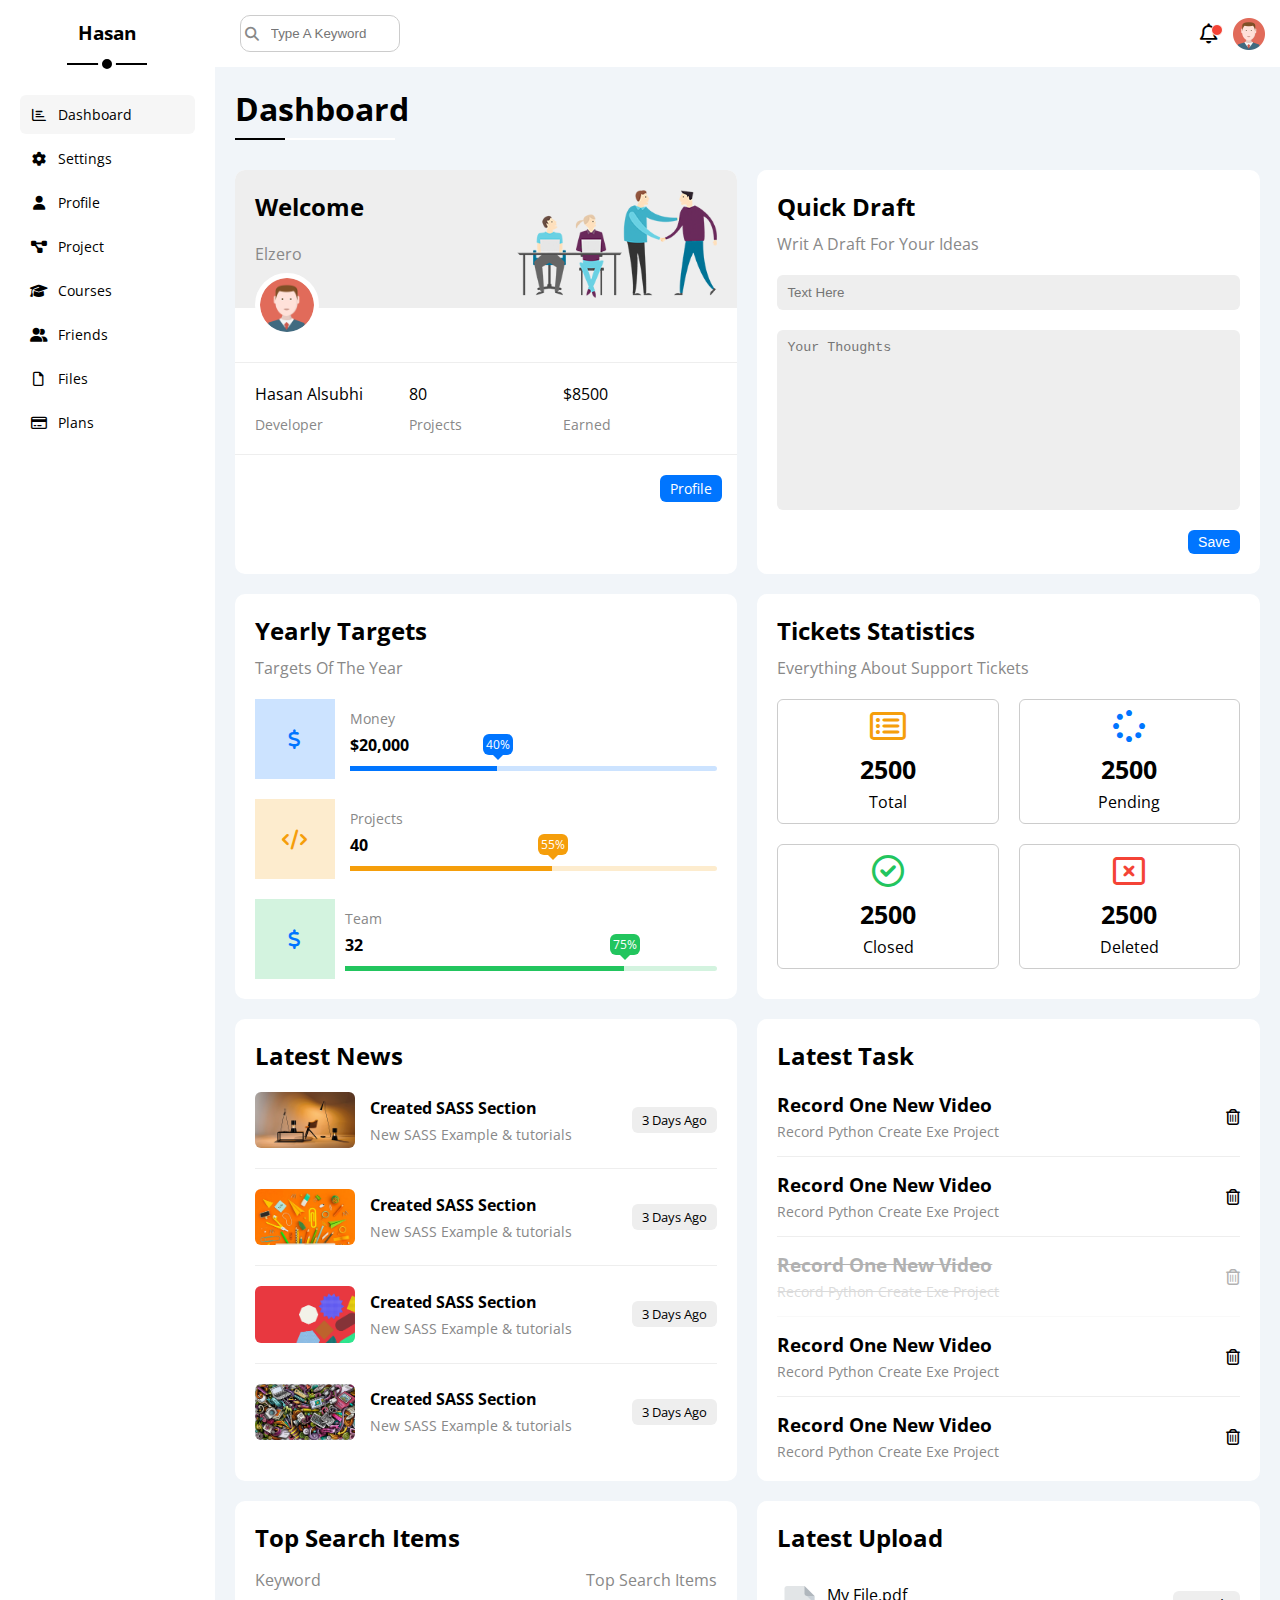
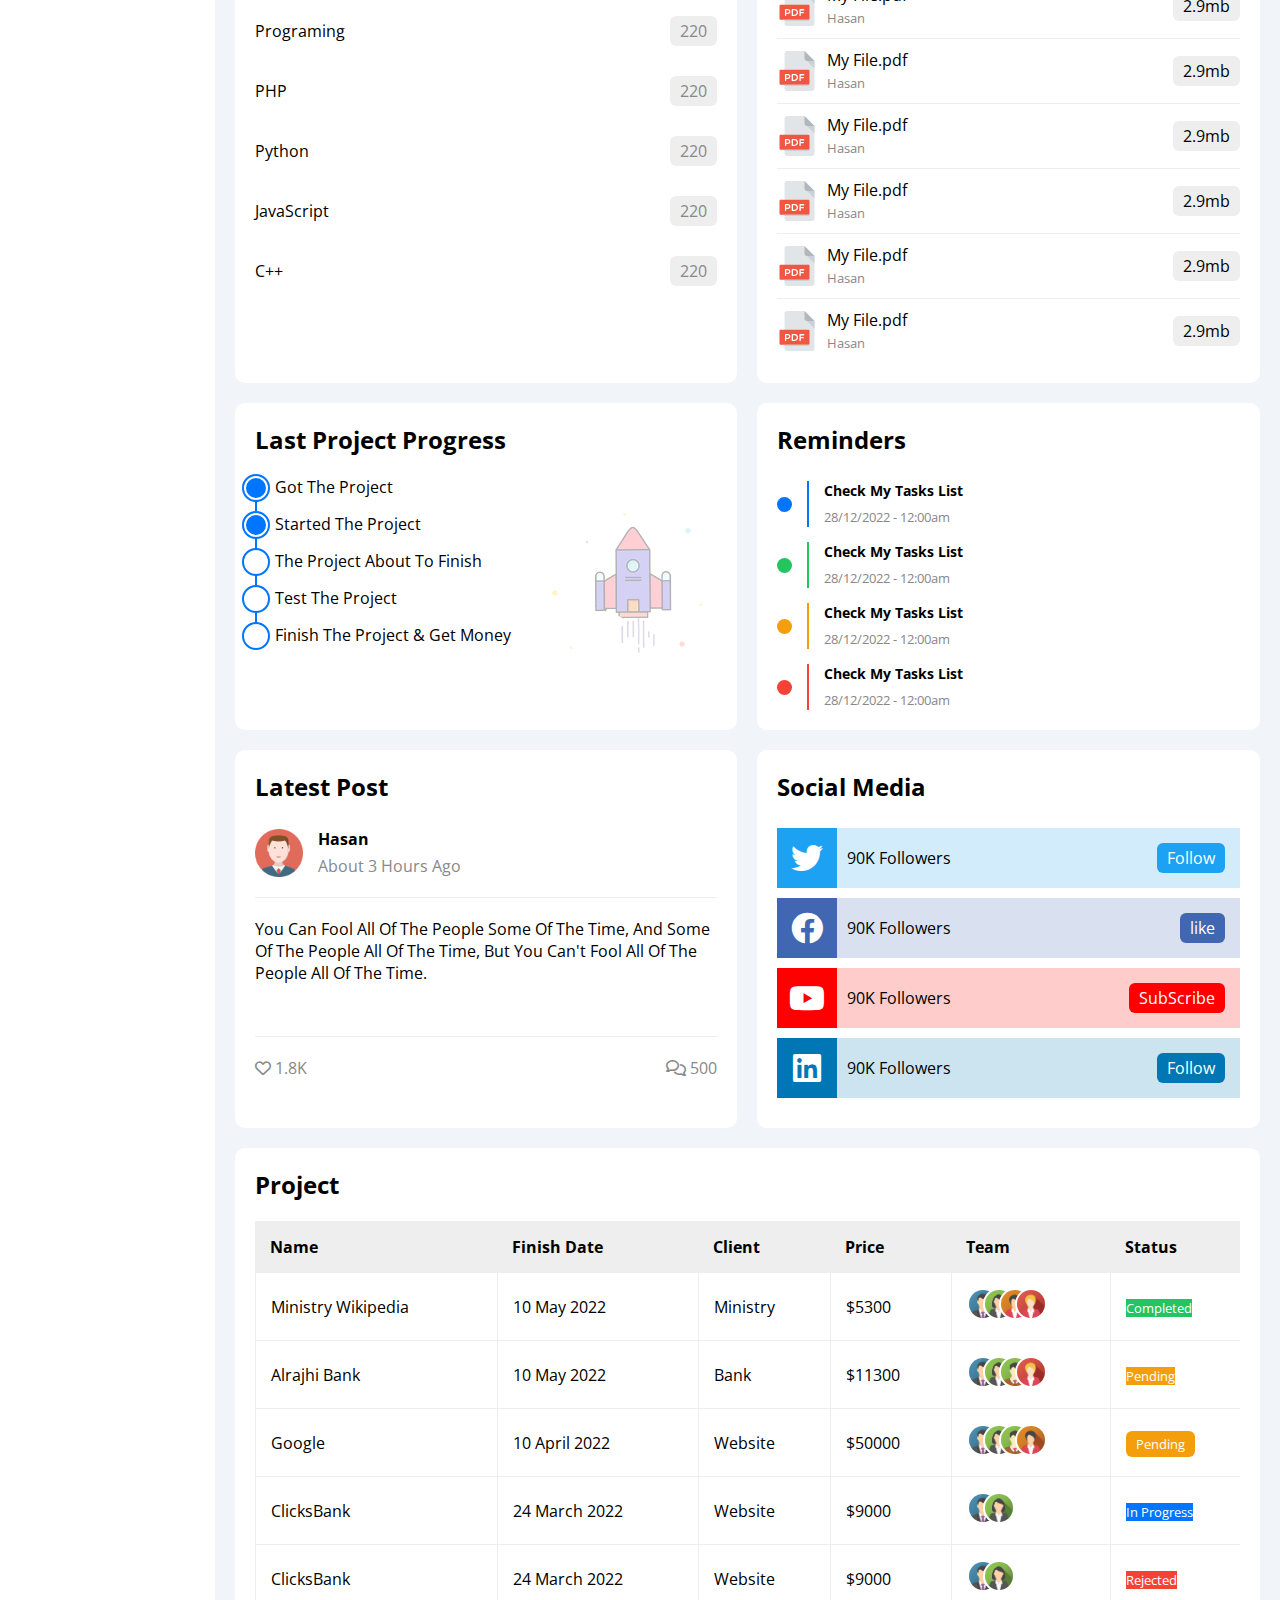
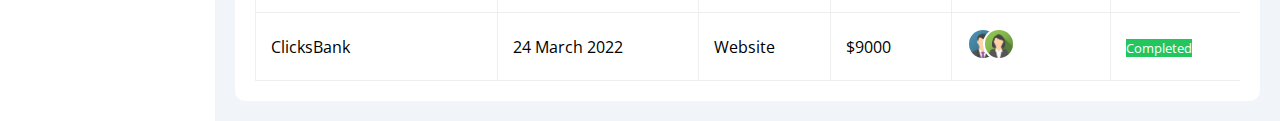
<file: index.html>
<!DOCTYPE html>
<html lang="en">
<head>
    <meta charset="UTF-8">
    <meta http-equiv="X-UA-Compatible" content="IE=edge">
    <meta name="viewport" content="width=device-width, initial-scale=1.0">
    <!-- STYLES -->
    <link rel="stylesheet" href="/css/all.min.css">
    <link rel="stylesheet" href="/css/framework.css">
    <link rel="stylesheet" href="/css/master.css">
    <!-- GOOGLE FONTS -->
    <link rel="preconnect" href="https://fonts.googleapis.com">
    <link rel="preconnect" href="https://fonts.gstatic.com" crossorigin>
    <link href="https://fonts.googleapis.com/css2?family=Open+Sans:wght@300;400;500;700;800&display=swap" rel="stylesheet">
    <title>Dashboard</title>
</head>
<body>
    <div class="page d-flex">
        <div class="sidebar bg-white p-20 p-relative">
            <h3 class="p-relative txt-c mt-0">Hasan</h3>
            <ul>
                <li>
                    <a class="active d-flex ai-c fs-14 c-black rad-6 p-10" href="index.html">
                        <i class="far fa-chart-bar fa-fw"></i>
                        <span class="fs-14 ml-10 hide-mobile">Dashboard</span>
                    </a>
                </li>
                <li>
                    <a class="d-flex ai-c fs-14 c-black rad-6 p-10" href="settings.html">
                        <i class="fas fa-cog fa-fw"></i>
                        <span class="fs-14 ml-10 hide-mobile">Settings</span>
                    </a>
                </li>
                <li>
                    <a class="d-flex ai-c fs-14 c-black rad-6 p-10" href="profile.html">
                        <i class="fas fa-user fa-fw"></i>
                        <span class="fs-14 ml-10 hide-mobile">Profile</span>
                    </a>
                </li>
                <li>
                    <a class="d-flex ai-c fs-14 c-black rad-6 p-10" href="project.html">
                        <i class="fas fa-project-diagram fa-fw"></i>
                        <span class="fs-14 ml-10 hide-mobile">Project</span>
                    </a>
                </li>
                <li>
                    <a class="d-flex ai-c fs-14 c-black rad-6 p-10" href="courses.html">
                        <i class="fas fa-graduation-cap fa-fw"></i>
                        <span class="fs-14 ml-10 hide-mobile">Courses</span>
                    </a>
                </li>
                <li>
                    <a class="d-flex ai-c fs-14 c-black rad-6 p-10" href="friends.html">
                        <i class="fas fa-user-friends fa-fw"></i>
                        <span class="fs-14 ml-10 hide-mobile">Friends</span>
                    </a>
                </li>
                <li>
                    <a class="d-flex ai-c fs-14 c-black rad-6 p-10" href="files.html">
                        <i class="far fa-file fa-fw"></i>
                        <span class="fs-14 ml-10 hide-mobile">Files</span>
                    </a>
                </li>
                <li>
                    <a class="d-flex ai-c fs-14 c-black rad-6 p-10" href="plans.html">
                        <i class="far fa-credit-card fa-fw"></i>
                        <span class="fs-14 ml-10 hide-mobile">Plans</span>
                    </a>
                </li>
            </ul>
        </div>
        <div class="content wd-full">
            <!-- Start Head -->
            <div class="head bg-white p-15 d-flex ai-c jc-b">
                <div class="search p-relative">
                    <input class="p-10 br-1c rad-10 ml-10" type="search" placeholder="Type A Keyword">
                </div>
                <div class="icons d-flex ai-c">
                    <span class="notification p-relative">
                        <i class="fa-regular fa-bell fa-lg"></i>
                    </span>
                    <img src="/images/avatar.png" alt="">
                </div>
            </div>
            <!-- End Head -->
            <h1 class="p-relative">Dashboard</h1>
            <div class="wrapper d-grid gap-20 mr-20 ml-20 mb-20">
                <!-- Start welcome -->
                <div class="welcome bg-white rad-10 txt-c-mobile blk-mobile p-relative">
                    <div class="intro p-20 d-flex jc-b bg-eee">
                        <div>
                            <h2 class="mt-0">Welcome</h2>
                            <p class="c-gray mt-5">Elzero</p>
                        </div>
                        <img class="hide-mobile" src="/images/welcome.png" alt="">
                    </div>
                    <img src="/images/avatar.png" class="avatar">
                    <div class="body d-flex p-20 mt-20 mb-20 blk-mobile">
                        <div>Hasan Alsubhi <span class="d-block mt-10 c-gray fs-14">Developer</span></div>
                        <div>80 <span class="d-block mt-10 c-gray fs-14">Projects</span></div>
                        <div>$8500 <span class="d-block mt-10 c-gray fs-14">Earned</span></div>
                    </div>
                    <a href="#" class="visit bg-blue d-block fs-14 btn-shape c-white wd-fit">Profile</a>
                </div>
                <!-- End Welcome -->
                <!-- Start Draft -->
                <div class="quick-draft bg-white p-20 rad-10 p-relative">
                    <h2 class="mt-0 mb-10">Quick Draft</h2>
                    <p class="mt-0 mb-20 c-gray fs-15">Writ A Draft For Your Ideas</p>
                    <form>
                        <input class="d-block wd-full b-none bg-eee p-10 rad-6 mb-20" type="text" placeholder="Text Here">
                        <textarea class="d-block wd-full b-none bg-eee p-10 rad-6 mb-20" placeholder="Your Thoughts"></textarea>
                        <input class="save d-block wd-fit fs-14 bg-blue c-white b-none btn-shape" type="submit" value="Save">
                    </form>
                </div>
                <!-- End Draft -->
                <!-- Start Targets -->
                <div class="target bg-white rad-10 p-20 p-relative">
                    <h2 class="mt-0 mb-10">Yearly Targets</h2>
                    <p class="mt-0 mb-20 c-gray">Targets Of The Year</p>
                    <div class="targets-row blue d-flex ai-c mb-20">
                        <div class="icon mr-15 flex-center">
                            <i class="fas fa-dollar-sign fa-lg c-blue"></i>
                        </div>
                        <div class="details">
                            <span class="fs-14 c-gray">Money</span>
                            <span class="d-block mt-5 mb-10 fw-bold">$20,000</span>
                            <div class="progress p-relative rad-6">
                                <span class="bg-blue blue" style="width: 40%;">
                                    <span class="bg-blue rad-6 c-white">40%</span>
                                </span>
                            </div>
                        </div>
                    </div>
                    <div class="targets-row orange d-flex ai-c mb-20">
                        <div class="icon mr-15 flex-center">
                            <i class="fas fa-code fa-lg c-orange"></i>
                        </div>
                        <div class="details">
                            <span class="fs-14 c-gray">Projects</span>
                            <span class="d-block mt-5 mb-10 fw-bold">40</span>
                            <div class="progress p-relative rad-6">
                                <span class="bg-orange orange" style="width: 55%;">
                                    <span class="bg-orange rad-6 c-white">55%</span>
                                </span>
                            </div>
                        </div>
                    </div>
                    <div class="targets-row green d-flex ai-c">
                        <div class="icon mr-10 flex-center">
                            <i class="fas fa-dollar-sign fa-lg c-blue"></i>
                        </div>
                        <div class="details">
                            <span class="fs-14 c-gray">Team</span>
                            <span class="d-block mt-5 mb-10 fw-bold">32</span>
                            <div class="progress p-relative rad-6">
                                <span class="bg-green green" style="width: 75%;">
                                    <span class="bg-green rad-6 c-white">75%</span>
                                </span>
                            </div>
                        </div>
                    </div>
                </div>
                <!-- End Targets -->
                <!-- Start Ticket Widget -->
                <div class="tickets bg-white p-20 rad-10 p-relative">
                    <h2 class="mt-0 mb-10">Tickets Statistics</h2>
                    <p class="mt-0 mb-20 c-gray fs-15">Everything About Support Tickets</p>
                    <div class="d-flex f-wrap gap-20 txt-c">
                        <div class="box rad-6 p-10">
                            <i class="fa-regular fa-rectangle-list fa-2x mb-10 c-orange"></i>
                            <span class="d-block c-black fw-bold fs-25 mb-5">2500</span>
                            Total
                        </div>
                        <div class="box rad-6 p-10">
                            <i class="fa-solid fa-spinner fa-2x mb-10 c-blue"></i>
                            <span class="d-block c-black fw-bold fs-25 mb-5">2500</span>
                            Pending
                        </div>
                        <div class="box rad-6 p-10">
                            <i class="fa-regular fa-circle-check fa-2x mb-10 c-green"></i>
                            <span class="d-block c-black fw-bold fs-25 mb-5">2500</span>
                            Closed
                        </div>
                        <div class="box rad-6 p-10">
                            <i class="fa-regular fa-rectangle-xmark fa-2x mb-10 c-red"></i>
                            <span class="d-block c-black fw-bold fs-25 mb-5">2500</span>
                            Deleted
                        </div>
                    </div>
                </div>
                <!-- End Ticket Widget -->
                <!-- Start Latest News -->
                <div class="latest-new bg-white p-20 rad-10 p-relative txt-c-mobile">
                    <h2 class="mt-0 mb-20">Latest News</h2>
                    <div class="row-news d-flex ai-c mb-20">
                        <img src="/images/news-01.png" alt="">
                        <div class="info">
                            <h3>Created SASS Section</h3>
                            <p class="m-0 fs-14 c-gray">New SASS Example & tutorials</p>
                        </div>
                        <div class="btn-shape bg-eee fs-13 label">3 Days Ago</div>
                    </div>
                    <div class="row-news d-flex ai-c mb-20">
                        <img src="/images/news-02.png" alt="">
                        <div class="info">
                            <h3>Created SASS Section</h3>
                            <p class="m-0 fs-14 c-gray">New SASS Example & tutorials</p>
                        </div>
                        <div class="btn-shape bg-eee fs-13 label">3 Days Ago</div>
                    </div>
                    <div class="row-news d-flex ai-c mb-20">
                        <img src="/images/news-03.png" alt="">
                        <div class="info">
                            <h3>Created SASS Section</h3>
                            <p class="m-0 fs-14 c-gray">New SASS Example & tutorials</p>
                        </div>
                        <div class="btn-shape bg-eee fs-13 label">3 Days Ago</div>
                    </div>
                    <div class="row-news d-flex ai-c mb-20">
                        <img src="/images/news-04.png" alt="">
                        <div class="info">
                            <h3>Created SASS Section</h3>
                            <p class="m-0 fs-14 c-gray">New SASS Example & tutorials</p>
                        </div>
                        <div class="btn-shape bg-eee fs-13 label">3 Days Ago</div>
                    </div>
                </div>
                <!-- End Latest News -->
                <!-- Start Task -->
                <div class="task bg-white p-20 rad-10 p-relative">
                    <h2 class="mt-0 mb-20">Latest Task</h2>
                    <div class="task-row flex-between">
                        <div class="info">
                            <h3 class="mt-0 mb-5 fs-15">Record One New Video</h3>
                            <p class="m-0 c-gray fs-14">Record Python Create Exe Project</p>
                        </div>
                        <i class="fa-regular fa-trash-can deleted"></i>
                    </div>
                    <div class="task-row flex-between">
                        <div class="info">
                            <h3 class="mt-0 mb-5 fs-15">Record One New Video</h3>
                            <p class="m-0 c-gray fs-14">Record Python Create Exe Project</p>
                        </div>
                        <i class="fa-regular fa-trash-can deleted"></i>
                    </div>
                    <div class="task-row flex-between done">
                        <div class="info">
                            <h3 class="mt-0 mb-5 fs-15">Record One New Video</h3>
                            <p class="m-0 c-gray fs-14">Record Python Create Exe Project</p>
                        </div>
                        <i class="fa-regular fa-trash-can deleted"></i>
                    </div>
                    <div class="task-row flex-between">
                        <div class="info">
                            <h3 class="mt-0 mb-5 fs-15">Record One New Video</h3>
                            <p class="m-0 c-gray fs-14">Record Python Create Exe Project</p>
                        </div>
                        <i class="fa-regular fa-trash-can deleted"></i>
                    </div>
                    <div class="task-row flex-between">
                        <div class="info">
                            <h3 class="mt-0 mb-5 fs-15">Record One New Video</h3>
                            <p class="m-0 c-gray fs-14">Record Python Create Exe Project</p>
                        </div>
                        <i class="fa-regular fa-trash-can deleted"></i>
                    </div>
                </div>
                <!-- End Task -->
                <!-- Start Item Search -->
                <div class="items-search bg-white p-20 rad-10 p-relative">
                    <h2 class="mb-15 mt-0">Top Search Items</h2>
                    <div class="info flex-between mb-10">
                        <span class="c-gray">Keyword</span>
                        <span class="c-gray">Top Search Items</span>
                    </div>
                    <div class="item flex-between pt-15 pm-15">
                        <span>Programing</span>
                        <span class="btn-shape bg-eee c-gray">220</span>
                    </div>
                    <div class="item flex-between pt-15 pm-15">
                        <span>PHP</span>
                        <span class="btn-shape bg-eee c-gray">220</span>
                    </div>
                    <div class="item flex-between pt-15 pm-15">
                        <span>Python</span>
                        <span class="btn-shape bg-eee c-gray">220</span>
                    </div>
                    <div class="item flex-between pt-15 pm-15">
                        <span>JavaScript</span>
                        <span class="btn-shape bg-eee c-gray">220</span>
                    </div>
                    <div class="item flex-between pt-15 pm-15">
                        <span>C++</span>
                        <span class="btn-shape bg-eee c-gray">220</span>
                    </div>
                </div>
                <!-- End Item Search -->
                <!-- Start Latest Upload -->
                <div class="latest-upload bg-white p-20 rad-10 p-relative">
                    <h2 class="mt-0 mb-20">Latest Upload</h2>
                    <ul class="m-0">
                        <li class="flex-between pt-10 pm-10">       
                            <div class="d-flex ai-c">
                                <img class="mr-10" src="/images/pdf.svg" alt="">
                                <div class="info">
                                    <span class="d-block">My File.pdf</span>
                                    <span class="c-gray fs-13">Hasan</span>
                                </div>
                            </div>
                            <div class="size btn-shape bg-eee">2.9mb</div>
                        </li>
                        <li class="flex-between pt-10 pm-10">       
                            <div class="d-flex ai-c">
                                <img class="mr-10" src="/images/pdf.svg" alt="">
                                <div class="info">
                                    <span class="d-block">My File.pdf</span>
                                    <span class="c-gray fs-13">Hasan</span>
                                </div>
                            </div>
                            <div class="size btn-shape bg-eee">2.9mb</div>
                        </li>
                        <li class="flex-between pt-10 pm-10">       
                            <div class="d-flex ai-c">
                                <img class="mr-10" src="/images/pdf.svg" alt="">
                                <div class="info">
                                    <span class="d-block">My File.pdf</span>
                                    <span class="c-gray fs-13">Hasan</span>
                                </div>
                            </div>
                            <div class="size btn-shape bg-eee">2.9mb</div>
                        </li>
                        <li class="flex-between pt-10 pm-10">       
                            <div class="d-flex ai-c">
                                <img class="mr-10" src="/images/pdf.svg" alt="">
                                <div class="info">
                                    <span class="d-block">My File.pdf</span>
                                    <span class="c-gray fs-13">Hasan</span>
                                </div>
                            </div>
                            <div class="size btn-shape bg-eee">2.9mb</div>
                        </li>
                        <li class="flex-between pt-10 pm-10">       
                            <div class="d-flex ai-c">
                                <img class="mr-10" src="/images/pdf.svg" alt="">
                                <div class="info">
                                    <span class="d-block">My File.pdf</span>
                                    <span class="c-gray fs-13">Hasan</span>
                                </div>
                            </div>
                            <div class="size btn-shape bg-eee">2.9mb</div>
                        </li>
                        <li class="flex-between pt-10 pm-10">       
                            <div class="d-flex ai-c">
                                <img class="mr-10" src="/images/pdf.svg" alt="">
                                <div class="info">
                                    <span class="d-block">My File.pdf</span>
                                    <span class="c-gray fs-13">Hasan</span>
                                </div>
                            </div>
                            <div class="size btn-shape bg-eee">2.9mb</div>
                        </li>
                    </ul>
                </div>
                <!-- End Latest Upload -->
                <!-- Start Last Project -->
                <div class="last-project bg-white p-20 rad-10 p-relative">
                    <h2 class="mt-0 mb-20">Last Project Progress</h2>
                    <ul class="p-relative">
                        <li class="pm-15 ml-20 done">Got The Project</li>
                        <li class="pm-15 ml-20 done">Started The Project</li>
                        <li class="pm-15 ml-20 current">The Project About To Finish</li>
                        <li class="pm-15 ml-20">Test The Project</li>
                        <li class=" ml-20">Finish The Project & Get Money</li>
                    </ul>
                    <div class="p-relative hide-mobile">
                        <img class="p-relative" src="/images/project.png" alt="">
                    </div>
                </div>
                <!-- End Last Project -->
                <!-- Start Reminders -->
                <div class="reminders bg-white p-20 rad-10 p-relative">
                    <h2 class="mt-0 mb-25">Reminders</h2>
                    <ul class="m-0">
                        <li class="d-flex ai-c mt-15">
                            <span class="key blue d-block bg-blue mr-15 rad-half"></span>
                            <div class="pl-15 blue">
                                <p class="fs-14 fw-bold mt-0 mb-5">Check My Tasks List</p>
                                <span class="fs-13 c-gray">28/12/2022 - 12:00am</span>
                            </div>
                        </li>
                        <li class="d-flex ai-c mt-15">
                            <span class="key d-block bg-green mr-15 rad-half"></span>
                            <div class="pl-15 green">
                                <p class="fs-14 fw-bold mt-0 mb-5">Check My Tasks List</p>
                                <span class="fs-13 c-gray">28/12/2022 - 12:00am</span>
                            </div>
                        </li>
                        <li class="d-flex ai-c mt-15">
                            <span class="key d-block bg-orange mr-15 rad-half"></span>
                            <div class="pl-15 orange">
                                <p class="fs-14 fw-bold mt-0 mb-5">Check My Tasks List</p>
                                <span class="fs-13 c-gray">28/12/2022 - 12:00am</span>
                            </div>
                        </li>
                        <li class="d-flex ai-c mt-15">
                            <span class="key d-block bg-red mr-15 rad-half"></span>
                            <div class="pl-15 red">
                                <p class="fs-14 fw-bold mt-0 mb-5">Check My Tasks List</p>
                                <span class="fs-13 c-gray">28/12/2022 - 12:00am</span>
                            </div>
                        </li>
                        <!-- <li class="d-flex ai-c mt-15">
                            <span class="key d-block bg-gray mr-15 rad-half"></span>
                            <div class="pl-15 gray">
                                <p class="fs-14 fw-bold mt-0 mb-5">Check My Tasks List</p>
                                <span class="fs-13 c-gray">28/12/2022 - 12:00am</span>
                            </div>
                        </li> -->
                    </ul>
                </div>
                <!-- End Reminders -->
                <!-- Start Latest Post -->
                <div class="latest-post bg-white p-20 rad-10 p-relative">
                    <h2 class="mt-0 mb-25">Latest Post</h2>
                    <div class="top d-flex ai-c">
                        <img class="mr-15" src="/images/avatar.png" alt="">
                        <div class="info">
                            <span class="d-block mb-5 fw-bold">Hasan</span>
                            <span class="c-gray">About 3 Hours Ago</span>
                        </div>
                    </div>
                    <div class="post-content txt-c-mobile pt-20 pm-20 mt-20 mb-20">
                        You Can Fool All Of The People Some Of The Time, And Some Of The People All Of The Time, But You Can't Fool All Of The People All Of The Time.
                    </div>
                    <div class="post-stats flex-between c-gray">
                        <div>
                            <i class="fa-regular fa-heart"></i>
                            <span>1.8K</span>
                        </div>
                        <div>
                            <i class="fa-regular fa-comments"></i>
                            <span>500</span>
                        </div>
                    </div>
                </div>
                <!-- End Latest Post -->
                <!-- Start Social Media -->
                <div class="social-media bg-white p-20 rad-10 p-relative">
                    <h2 class="mt-0 mb-25">Social Media</h2>
                    <div class="box twitter p-15 mb-10 p-relative flex-between">
                        <i class="fa-brands fa-twitter fa-2x c-white h-full flex-center"></i>
                        <span>90K Followers</span>
                        <a class="c-white btn-shape" href="#">Follow</a>
                    </div>
                    <div class="box facebook p-15 mb-10 p-relative flex-between ">
                        <i class="fa-brands fa-facebook fa-2x c-white h-full flex-center"></i>
                        <span>90K Followers</span>
                        <a class="c-white btn-shape" href="#">like</a>
                    </div>
                    <div class="box youtube p-15 mb-10 p-relative flex-between ">
                        <i class="fa-brands fa-youtube fa-2x c-white h-full flex-center"></i>
                        <span>90K Followers</span>
                        <a class="c-white btn-shape" href="#">SubScribe</a>
                    </div>
                    <div class="box linkedin p-15 mb-10 p-relative flex-between ">
                        <i class="fa-brands fa-linkedin fa-2x c-white h-full flex-center"></i>
                        <span>90K Followers</span>
                        <a class="c-white btn-shape" href="#">Follow</a>
                    </div>
                </div>
                <!-- End Social Media -->
            </div>
            <!-- Start Project Table -->
            <div class="project-table p-20 bg-white m-20 rad-10">
                <h2 class="mt-0 mb-20">Project</h2>
                <div class="resposive-table">
                    <table class="fs-15 wd-full">
                        <thead>
                            <tr>
                                <td>Name</td>
                                <td>Finish Date</td>
                                <td>Client</td>
                                <td>Price</td>
                                <td>Team</td>
                                <td>Status</td>
                            </tr>
                        </thead>
                        <tbody>
                            <tr>
                                <td>Ministry Wikipedia</td>
                                <td>10 May 2022</td>
                                <td>Ministry</td>
                                <td>$5300</td>
                                <td>
                                    <img src="/images/team-01.png" alt="">
                                    <img src="/images/team-02.png" alt="">
                                    <img src="/images/team-04.png" alt="">
                                    <img src="/images/team-05.png" alt="">
                                </td>
                                <td>
                                    <span class="label  bg-green c-white">Completed</span>
                                </td>
                            </tr>
                            <tr>
                                <td>Alrajhi Bank</td>
                                <td>10 May 2022</td>
                                <td>Bank</td>
                                <td>$11300</td>
                                <td>
                                    <img src="/images/team-01.png" alt="">
                                    <img src="/images/team-02.png" alt="">
                                    <img src="/images/team-03.png" alt="">
                                    <img src="/images/team-05.png" alt="">
                                </td>
                                <td>
                                    <span class="label  bg-orange c-white">Pending</span>
                                </td>
                            </tr>
                            <tr>
                                <td>Google</td>
                                <td>10 April 2022</td>
                                <td>Website</td>
                                <td>$50000</td>
                                <td>
                                    <img src="/images/team-01.png" alt="">
                                    <img src="/images/team-02.png" alt="">
                                    <img src="/images/team-03.png" alt="">
                                    <img src="/images/team-04.png" alt="">
                                </td>
                                <td>
                                    <span class="label btn-shape bg-orange c-white">Pending</span>
                                </td>
                            </tr>
                            <tr>
                                <td>ClicksBank</td>
                                <td>24 March 2022</td>
                                <td>Website</td>
                                <td>$9000</td>
                                <td>
                                    <img src="/images/team-01.png" alt="">
                                    <img src="/images/team-02.png" alt="">
                                </td>
                                <td>
                                    <span class="label  bg-blue c-white">In Progress</span>
                                </td>
                            </tr>
                            <tr>
                                <td>ClicksBank</td>
                                <td>24 March 2022</td>
                                <td>Website</td>
                                <td>$9000</td>
                                <td>
                                    <img src="/images/team-01.png" alt="">
                                    <img src="/images/team-02.png" alt="">
                                </td>
                                <td>
                                    <span class="label  bg-red c-white">Rejected</span>
                                </td>
                            </tr>
                            <tr>
                                <td>ClicksBank</td>
                                <td>24 March 2022</td>
                                <td>Website</td>
                                <td>$9000</td>
                                <td>
                                    <img src="/images/team-01.png" alt="">
                                    <img src="/images/team-02.png" alt="">
                                </td>
                                <td>
                                    <span class="label  bg-green c-white">Completed</span>
                                </td>
                            </tr>
                        </tbody>
                    </table>
                </div>
            </div>
            <!-- End Project Table -->
        </div>
    </div>
</body>
</html>
</file>
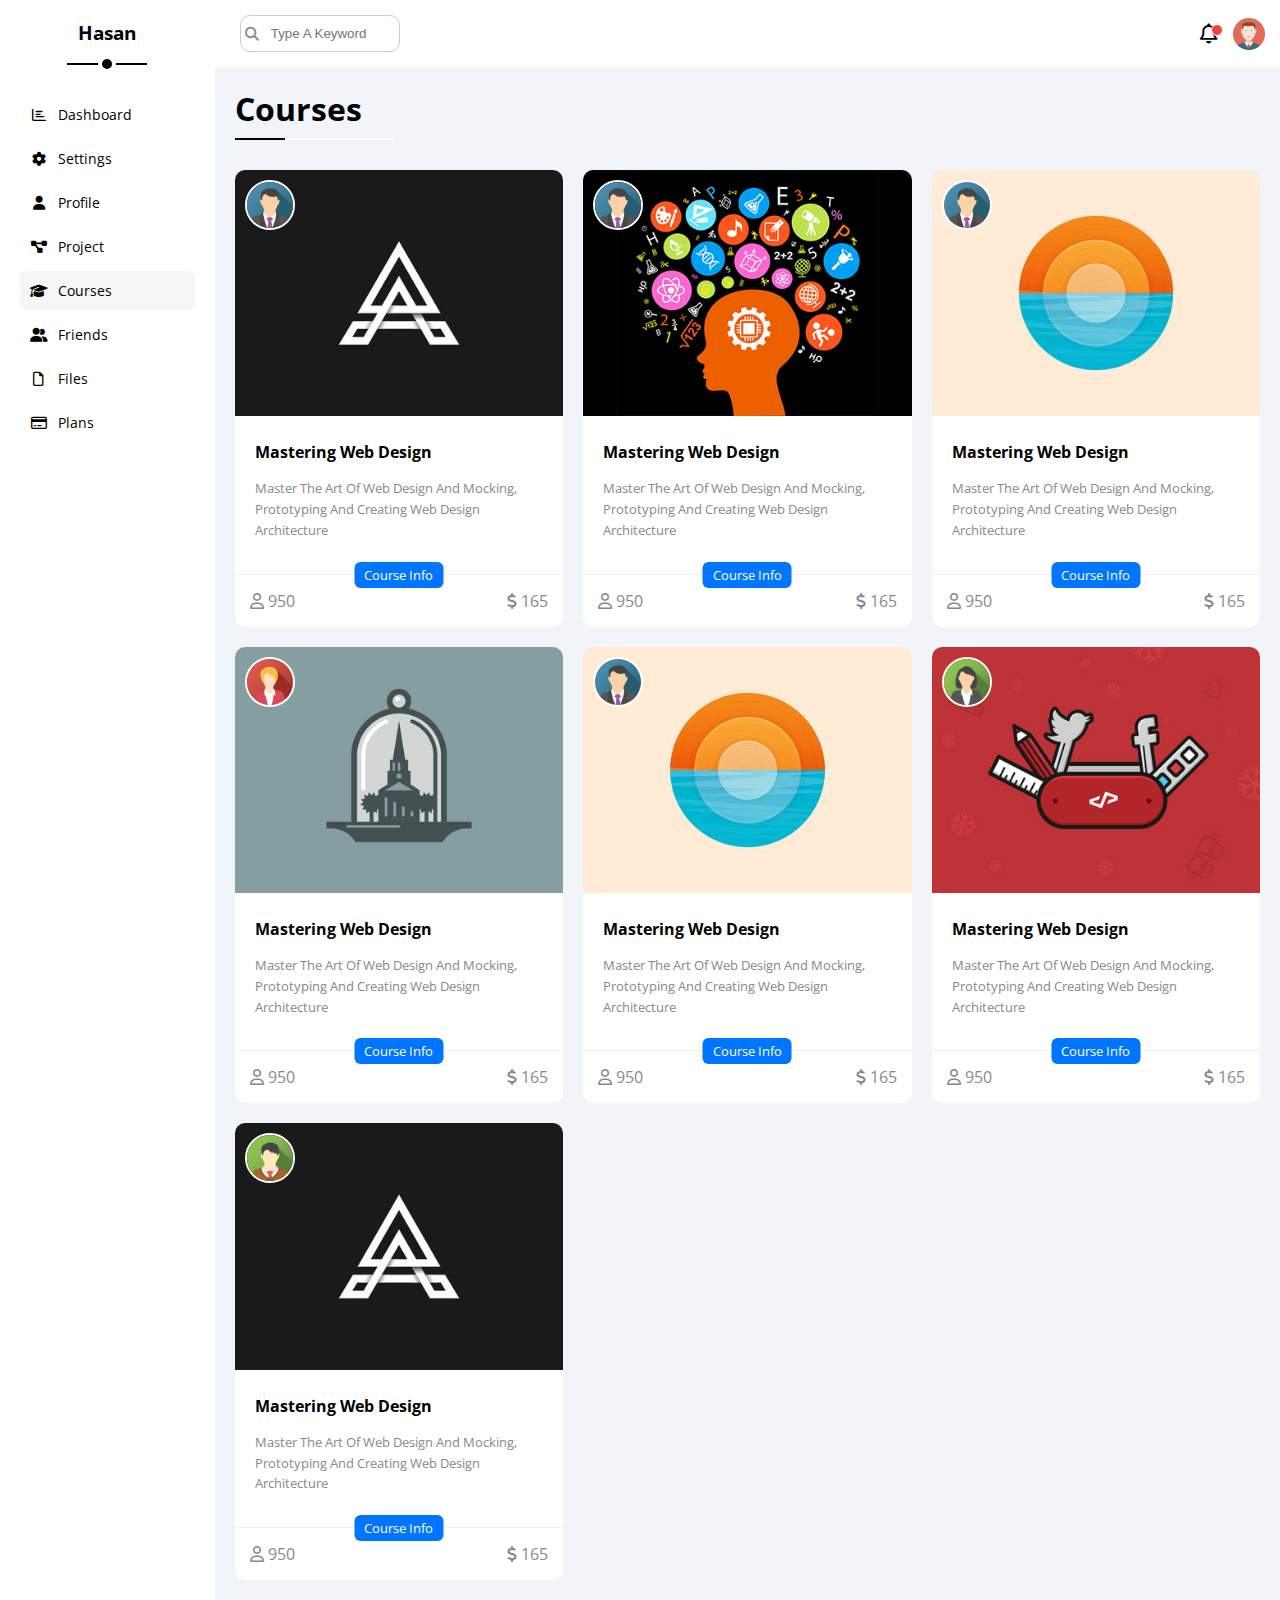
<file: courses.html>
<!DOCTYPE html>
<html lang="en">
<head>
    <meta charset="UTF-8">
    <meta http-equiv="X-UA-Compatible" content="IE=edge">
    <meta name="viewport" content="width=device-width, initial-scale=1.0">
    <!-- STYLES -->
    <link rel="stylesheet" href="/css/all.min.css">
    <link rel="stylesheet" href="/css/framework.css">
    <link rel="stylesheet" href="/css/master.css">
    <!-- GOOGLE FONTS -->
    <link rel="preconnect" href="https://fonts.googleapis.com">
    <link rel="preconnect" href="https://fonts.gstatic.com" crossorigin>
    <link href="https://fonts.googleapis.com/css2?family=Open+Sans:wght@300;400;500;700;800&display=swap" rel="stylesheet">
    <title>Courses</title>
</head>
<body>
    <div class="page d-flex">
        <div class="sidebar bg-white p-20 p-relative">
            <h3 class="p-relative txt-c mt-0">Hasan</h3>
            <ul>
                <li>
                    <a class="d-flex ai-c fs-14 c-black rad-6 p-10" href="index.html">
                        <i class="far fa-chart-bar fa-fw"></i>
                        <span class="fs-14 ml-10 hide-mobile">Dashboard</span>
                    </a>
                </li>
                <li>
                    <a class="d-flex ai-c fs-14 c-black rad-6 p-10" href="settings.html">
                        <i class="fas fa-cog fa-fw"></i>
                        <span class="fs-14 ml-10 hide-mobile">Settings</span>
                    </a>
                </li>
                <li>
                    <a class="d-flex ai-c fs-14 c-black rad-6 p-10" href="profile.html">
                        <i class="fas fa-user fa-fw"></i>
                        <span class="fs-14 ml-10 hide-mobile">Profile</span>
                    </a>
                </li>
                <li>
                    <a class="d-flex ai-c fs-14 c-black rad-6 p-10" href="project.html">
                        <i class="fas fa-project-diagram fa-fw"></i>
                        <span class="fs-14 ml-10 hide-mobile">Project</span>
                    </a>
                </li>
                <li>
                    <a class="active d-flex ai-c fs-14 c-black rad-6 p-10" href="courses.html">
                        <i class="fas fa-graduation-cap fa-fw"></i>
                        <span class="fs-14 ml-10 hide-mobile">Courses</span>
                    </a>
                </li>
                <li>
                    <a class="d-flex ai-c fs-14 c-black rad-6 p-10" href="friends.html">
                        <i class="fas fa-user-friends fa-fw"></i>
                        <span class="fs-14 ml-10 hide-mobile">Friends</span>
                    </a>
                </li>
                <li>
                    <a class="d-flex ai-c fs-14 c-black rad-6 p-10" href="files.html">
                        <i class="far fa-file fa-fw"></i>
                        <span class="fs-14 ml-10 hide-mobile">Files</span>
                    </a>
                </li>
                <li>
                    <a class="d-flex ai-c fs-14 c-black rad-6 p-10" href="plans.html">
                        <i class="far fa-credit-card fa-fw"></i>
                        <span class="fs-14 ml-10 hide-mobile">Plans</span>
                    </a>
                </li>
            </ul>
        </div>
        <div class="content wd-full">
            <!-- Start Head -->
            <div class="head bg-white p-15 d-flex ai-c jc-b">
                <div class="search p-relative">
                    <input class="p-10 br-1c rad-10 ml-10" type="search" placeholder="Type A Keyword">
                </div>
                <div class="icons d-flex ai-c">
                    <span class="notification p-relative">
                        <i class="fa-regular fa-bell fa-lg"></i>
                    </span>
                    <img src="/images/avatar.png" alt="">
                </div>
            </div>
            <!-- End Head -->
            <h1 class="p-relative">Courses</h1>
            <div class="courses-page d-grid gap-20 m-20">
                <div class="courses bg-white rad-10 p-relative">
                    <img src="/images/course-01.jpg" alt="" class="cover">
                    <img src="/images/team-01.png" alt="" class="instructor">
                    <div class="p-20">
                        <h4 class="m-0">Mastering Web Design</h4>
                        <p class="descreption c-gray fs-13 mt-15">Master The Art Of Web Design And Mocking, Prototyping And Creating Web Design Architecture</p>
                    </div>
                    <div class="info p-15 d-flex flex-between p-relative">
                        <span class="title bg-blue btn-shape c-white fs-13">Course Info</span>
                        <span class="c-gray">
                            <i class="fa-regular fa-user"></i>
                            950
                        </span>
                        <span class="c-gray">
                            <i class="fa-solid fa-dollar-sign"></i>
                            165
                        </span>
                    </div>
                </div>
                <div class="courses bg-white rad-10 p-relative">
                    <img src="/images/course-02.jpg" alt="" class="cover">
                    <img src="/images/team-01.png" alt="" class="instructor">
                    <div class="p-20">
                        <h4 class="m-0">Mastering Web Design</h4>
                        <p class="descreption c-gray fs-13 mt-15">Master The Art Of Web Design And Mocking, Prototyping And Creating Web Design Architecture</p>
                    </div>
                    <div class="info p-15 d-flex flex-between p-relative">
                        <span class="title bg-blue btn-shape c-white fs-13">Course Info</span>
                        <span class="c-gray">
                            <i class="fa-regular fa-user"></i>
                            950
                        </span>
                        <span class="c-gray">
                            <i class="fa-solid fa-dollar-sign"></i>
                            165
                        </span>
                    </div>
                </div>
                <div class="courses bg-white rad-10 p-relative">
                    <img src="/images/course-03.jpg" alt="" class="cover">
                    <img src="/images/team-01.png" alt="" class="instructor">
                    <div class="p-20">
                        <h4 class="m-0">Mastering Web Design</h4>
                        <p class="descreption c-gray fs-13 mt-15">Master The Art Of Web Design And Mocking, Prototyping And Creating Web Design Architecture</p>
                    </div>
                    <div class="info p-15 d-flex flex-between p-relative">
                        <span class="title bg-blue btn-shape c-white fs-13">Course Info</span>
                        <span class="c-gray">
                            <i class="fa-regular fa-user"></i>
                            950
                        </span>
                        <span class="c-gray">
                            <i class="fa-solid fa-dollar-sign"></i>
                            165
                        </span>
                    </div>
                </div>
                <div class="courses bg-white rad-10 p-relative">
                    <img src="/images/course-04.jpg" alt="" class="cover">
                    <img src="/images/team-05.png" alt="" class="instructor">
                    <div class="p-20">
                        <h4 class="m-0">Mastering Web Design</h4>
                        <p class="descreption c-gray fs-13 mt-15">Master The Art Of Web Design And Mocking, Prototyping And Creating Web Design Architecture</p>
                    </div>
                    <div class="info p-15 d-flex flex-between p-relative">
                        <span class="title bg-blue btn-shape c-white fs-13">Course Info</span>
                        <span class="c-gray">
                            <i class="fa-regular fa-user"></i>
                            950
                        </span>
                        <span class="c-gray">
                            <i class="fa-solid fa-dollar-sign"></i>
                            165
                        </span>
                    </div>
                </div>
                <div class="courses bg-white rad-10 p-relative">
                    <img src="/images/course-03.jpg" alt="" class="cover">
                    <img src="/images/team-01.png" alt="" class="instructor">
                    <div class="p-20">
                        <h4 class="m-0">Mastering Web Design</h4>
                        <p class="descreption c-gray fs-13 mt-15">Master The Art Of Web Design And Mocking, Prototyping And Creating Web Design Architecture</p>
                    </div>
                    <div class="info p-15 d-flex flex-between p-relative">
                        <span class="title bg-blue btn-shape c-white fs-13">Course Info</span>
                        <span class="c-gray">
                            <i class="fa-regular fa-user"></i>
                            950
                        </span>
                        <span class="c-gray">
                            <i class="fa-solid fa-dollar-sign"></i>
                            165
                        </span>
                    </div>
                </div>
                <div class="courses bg-white rad-10 p-relative">
                    <img src="/images/course-05.jpg" alt="" class="cover">
                    <img src="/images/team-02.png" alt="" class="instructor">
                    <div class="p-20">
                        <h4 class="m-0">Mastering Web Design</h4>
                        <p class="descreption c-gray fs-13 mt-15">Master The Art Of Web Design And Mocking, Prototyping And Creating Web Design Architecture</p>
                    </div>
                    <div class="info p-15 d-flex flex-between p-relative">
                        <span class="title bg-blue btn-shape c-white fs-13">Course Info</span>
                        <span class="c-gray">
                            <i class="fa-regular fa-user"></i>
                            950
                        </span>
                        <span class="c-gray">
                            <i class="fa-solid fa-dollar-sign"></i>
                            165
                        </span>
                    </div>
                </div>
                <div class="courses bg-white rad-10 p-relative">
                    <img src="/images/course-01.jpg" alt="" class="cover">
                    <img src="/images/team-03.png" alt="" class="instructor">
                    <div class="p-20">
                        <h4 class="m-0">Mastering Web Design</h4>
                        <p class="descreption c-gray fs-13 mt-15">Master The Art Of Web Design And Mocking, Prototyping And Creating Web Design Architecture</p>
                    </div>
                    <div class="info p-15 d-flex flex-between p-relative">
                        <span class="title bg-blue btn-shape c-white fs-13">Course Info</span>
                        <span class="c-gray">
                            <i class="fa-regular fa-user"></i>
                            950
                        </span>
                        <span class="c-gray">
                            <i class="fa-solid fa-dollar-sign"></i>
                            165
                        </span>
                    </div>
                </div>
            </div>
        </div>
    </div>
</body>
</html>
</file>
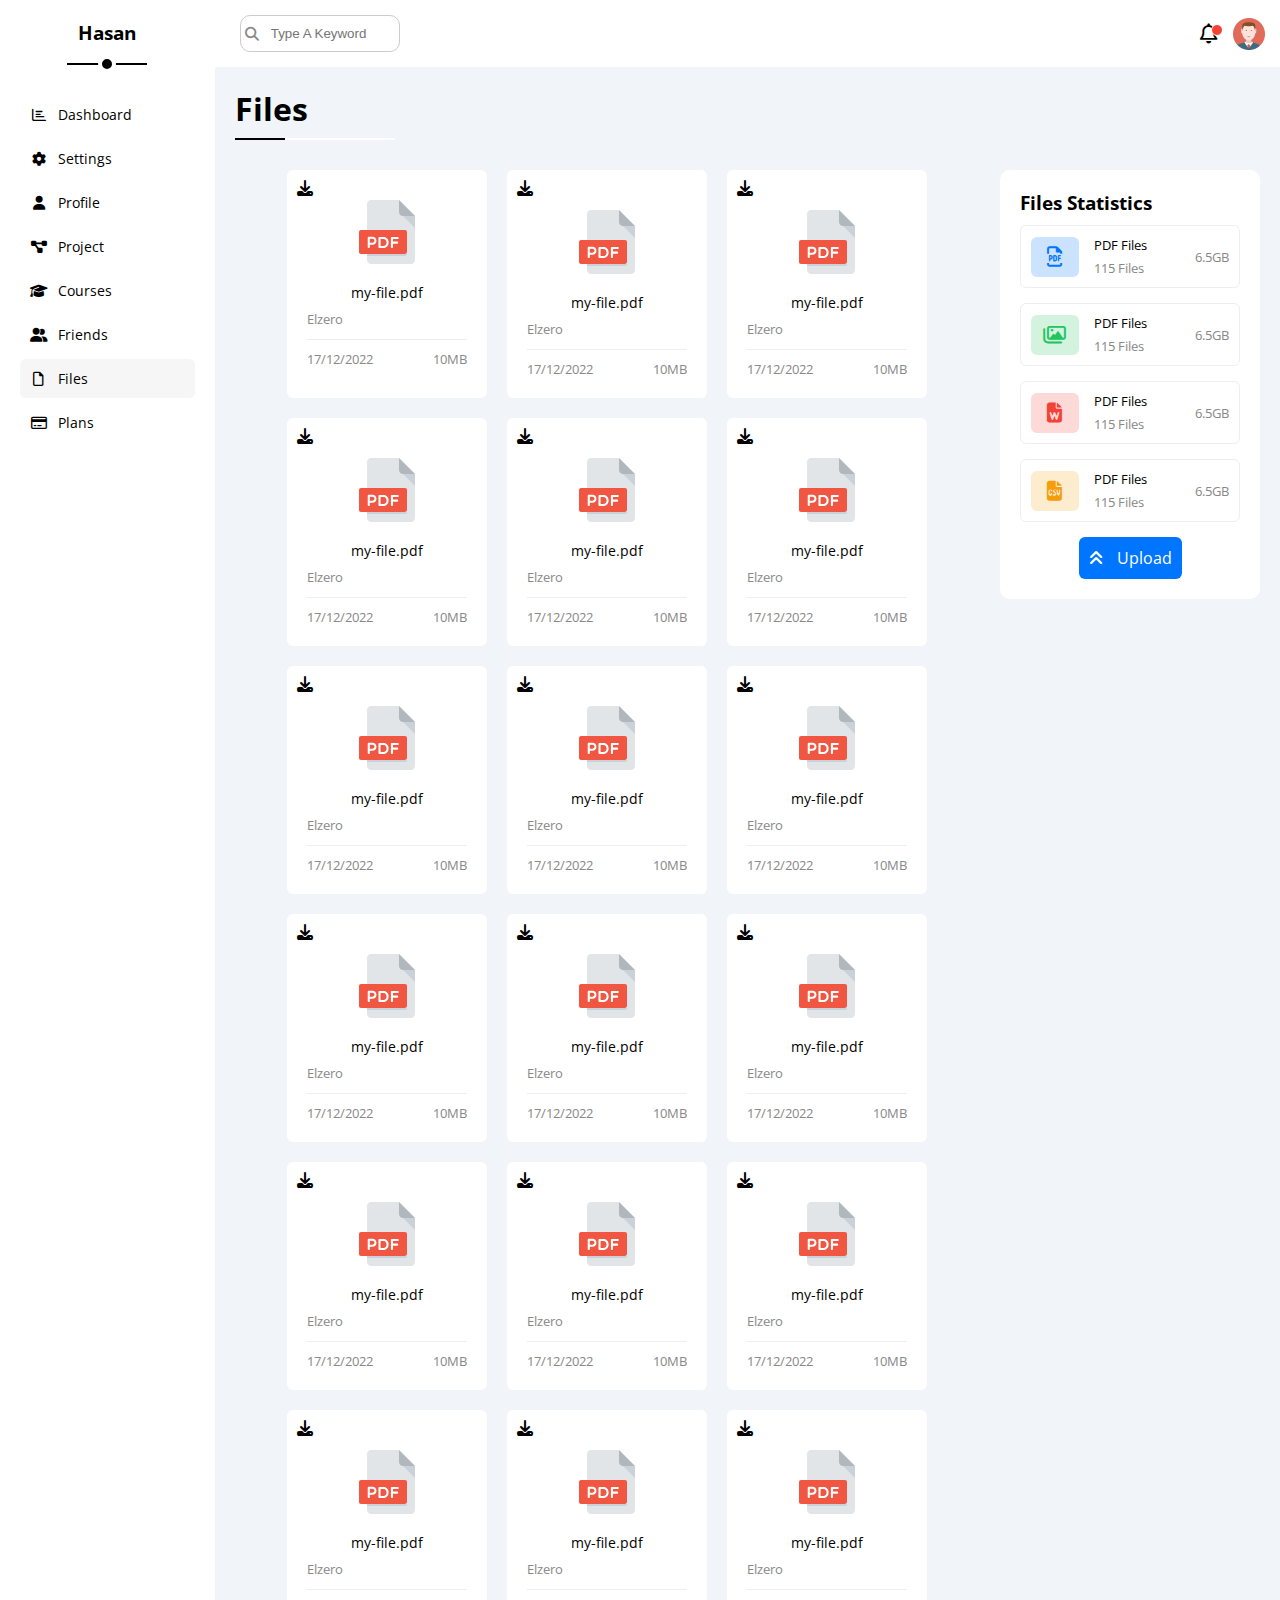
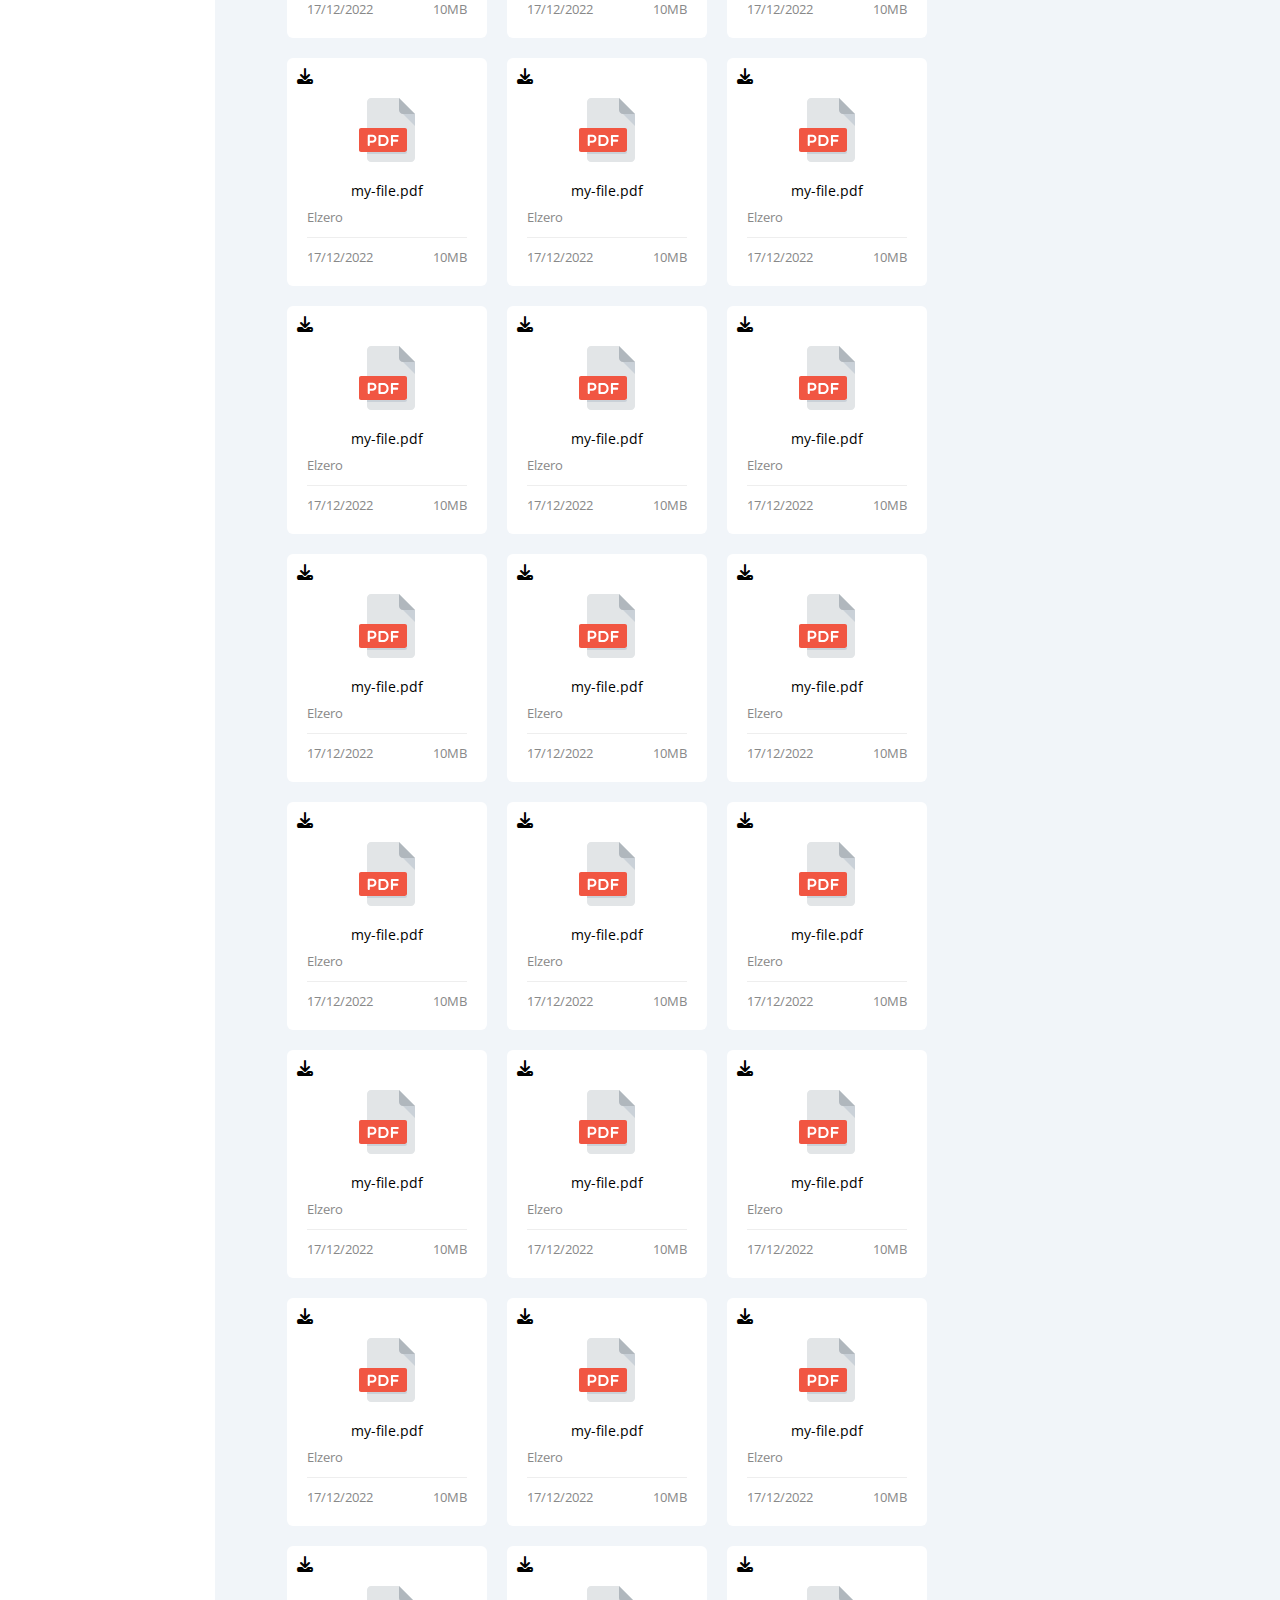
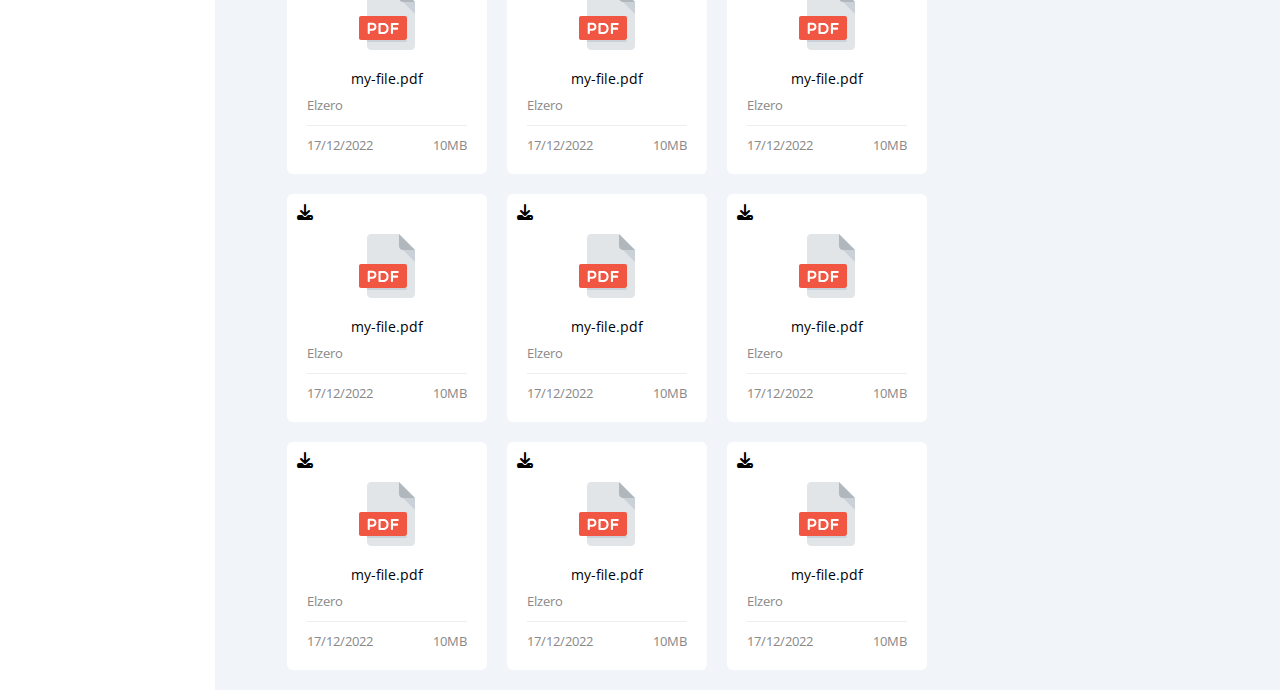
<file: files.html>
<!DOCTYPE html>
<html lang="en">
<head>
    <meta charset="UTF-8">
    <meta http-equiv="X-UA-Compatible" content="IE=edge">
    <meta name="viewport" content="width=device-width, initial-scale=1.0">
    <!-- STYLES -->
    <link rel="stylesheet" href="/css/all.min.css">
    <link rel="stylesheet" href="/css/framework.css">
    <link rel="stylesheet" href="/css/master.css">
    <!-- GOOGLE FONTS -->
    <link rel="preconnect" href="https://fonts.googleapis.com">
    <link rel="preconnect" href="https://fonts.gstatic.com" crossorigin>
    <link href="https://fonts.googleapis.com/css2?family=Open+Sans:wght@300;400;500;700;800&display=swap" rel="stylesheet">
    <title>Files</title>
</head>
<body>
    <div class="page d-flex">
        <div class="sidebar bg-white p-20 p-relative">
            <h3 class="p-relative txt-c mt-0">Hasan</h3>
            <ul>
                <li>
                    <a class="d-flex ai-c fs-14 c-black rad-6 p-10" href="index.html">
                        <i class="far fa-chart-bar fa-fw"></i>
                        <span class="fs-14 ml-10 hide-mobile">Dashboard</span>
                    </a>
                </li>
                <li>
                    <a class="d-flex ai-c fs-14 c-black rad-6 p-10" href="settings.html">
                        <i class="fas fa-cog fa-fw"></i>
                        <span class="fs-14 ml-10 hide-mobile">Settings</span>
                    </a>
                </li>
                <li>
                    <a class="d-flex ai-c fs-14 c-black rad-6 p-10" href="profile.html">
                        <i class="fas fa-user fa-fw"></i>
                        <span class="fs-14 ml-10 hide-mobile">Profile</span>
                    </a>
                </li>
                <li>
                    <a class="d-flex ai-c fs-14 c-black rad-6 p-10" href="project.html">
                        <i class="fas fa-project-diagram fa-fw"></i>
                        <span class="fs-14 ml-10 hide-mobile">Project</span>
                    </a>
                </li>
                <li>
                    <a class="d-flex ai-c fs-14 c-black rad-6 p-10" href="courses.html">
                        <i class="fas fa-graduation-cap fa-fw"></i>
                        <span class="fs-14 ml-10 hide-mobile">Courses</span>
                    </a>
                </li>
                <li>
                    <a class="d-flex ai-c fs-14 c-black rad-6 p-10" href="friends.html">
                        <i class="fas fa-user-friends fa-fw"></i>
                        <span class="fs-14 ml-10 hide-mobile">Friends</span>
                    </a>
                </li>
                <li>
                    <a class="active d-flex ai-c fs-14 c-black rad-6 p-10" href="files.html">
                        <i class="far fa-file fa-fw"></i>
                        <span class="fs-14 ml-10 hide-mobile">Files</span>
                    </a>
                </li>
                <li>
                    <a class="d-flex ai-c fs-14 c-black rad-6 p-10" href="plans.html">
                        <i class="far fa-credit-card fa-fw"></i>
                        <span class="fs-14 ml-10 hide-mobile">Plans</span>
                    </a>
                </li>
            </ul>
        </div>
        <div class="content wd-full">
            <!-- Start Head -->
            <div class="head bg-white p-15 d-flex ai-c jc-b">
                <div class="search p-relative">
                    <input class="p-10 br-1c rad-10 ml-10" type="search" placeholder="Type A Keyword">
                </div>
                <div class="icons d-flex ai-c">
                    <span class="notification p-relative">
                        <i class="fa-regular fa-bell fa-lg"></i>
                    </span>
                    <img src="/images/avatar.png" alt="">
                </div>
            </div>
            <!-- End Head -->
            <h1 class="p-relative">Files</h1>
            <div class="files-page d-flex gap-20 m-20">
                <div class="file bg-white p-20 rad-10">
                    <h3 class="mt-0 mb-10 txt-c-mobile">Files Statistics</h3>
                    <div class="content d-flex ai-c br-1e p-10 mb-15 rad-6 fs-13">
                        <i class="far fa-file-pdf flex-center blue c-blue mr-15 icon"></i>
                        <div class="flex-between wd-full">
                            <div>
                                <span >PDF Files</span>
                                <span class="d-block c-gray mt-5">115 Files</span>
                            </div>
                            <div class="size c-gray">6.5GB</div>
                        </div>
                        
                    </div>
                    <div class="content d-flex ai-c br-1e p-10 mb-15 rad-6 fs-13">
                        <i class="far fa-images flex-center green c-green mr-15 icon"></i>
                        <div class="flex-between wd-full">
                            <div>
                                <span >PDF Files</span>
                                <span class="d-block c-gray mt-5">115 Files</span>
                            </div>
                            <div class="size c-gray">6.5GB</div>
                        </div>
                    </div>
                    <div class="content d-flex ai-c br-1e p-10 mb-15 rad-6 fs-13">
                        <i class="fas fa-file-word flex-center red c-red mr-15 icon"></i>
                        <div class="flex-between wd-full">
                            <div>
                                <span >PDF Files</span>
                                <span class="d-block c-gray mt-5">115 Files</span>
                            </div>
                            <div class="size c-gray">6.5GB</div>
                        </div>
                    </div>
                    <div class="content d-flex ai-c br-1e p-10 mb-15 rad-6 fs-13">
                        <i class="fas fa-file-csv flex-center orange c-orange mr-15 icon"></i>
                        <div class="flex-between wd-full">
                            <div>
                                <span >PDF Files</span>
                                <span class="d-block c-gray mt-5">115 Files</span>
                            </div>
                            <div class="size c-gray">6.5GB</div>
                        </div>
                    </div>
                    <a class="upload d-block bg-blue c-white p-10 rad-6 wd-fit" href="#">
                        <i class="fa-solid fa-angles-up mr-10"></i>
                        Upload
                    </a>
                </div>
                <div class="file-info d-flex jc-c gap-20">
                    <div class="data p-relative bg-white p-20 rad-6">
                        <i class="fas fa-download"></i>
                        <div class="image-file txt-c mt-10 mb-10">
                            <img src="/images/pdf.svg" alt="">
                        </div>
                        <div class="file-name">
                            <p class="fs-14 txt-c mb-5">my-file.pdf</p>
                            <span class="c-gray fs-13">Elzero</span>
                        </div>
                        <div class="date-size mb-0 mt-10 flex-between">
                            <span class="c-gray fs-13">17/12/2022</span>
                            <span class="c-gray fs-13">10MB</span>
                        </div>
                    </div>
                    <div class="data p-relative bg-white p-20 rad-6">
                        <i class="fas fa-download"></i>
                        <div class="image-file txt-c">
                            <img class="wd-100 mt-20" src="/images/pdf.svg" alt="">
                        </div>
                        <div class="file-name">
                            <p class="fs-14 txt-c mb-5">my-file.pdf</p>
                            <span class="c-gray fs-13">Elzero</span>
                        </div>
                        <div class="date-size mb-0 mt-10 flex-between">
                            <span class="c-gray fs-13">17/12/2022</span>
                            <span class="c-gray fs-13">10MB</span>
                        </div>
                    </div>
                    <div class="data p-relative bg-white p-20 rad-6">
                        <i class="fas fa-download"></i>
                        <div class="image-file txt-c">
                            <img class="wd-100 mt-20" src="/images/pdf.svg" alt="">
                        </div>
                        <div class="file-name">
                            <p class="fs-14 txt-c mb-5">my-file.pdf</p>
                            <span class="c-gray fs-13">Elzero</span>
                        </div>
                        <div class="date-size mb-0 mt-10 flex-between">
                            <span class="c-gray fs-13">17/12/2022</span>
                            <span class="c-gray fs-13">10MB</span>
                        </div>
                    </div>
                    <div class="data p-relative bg-white p-20 rad-6">
                        <i class="fas fa-download"></i>
                        <div class="image-file txt-c">
                            <img class="wd-100 mt-20" src="/images/pdf.svg" alt="">
                        </div>
                        <div class="file-name">
                            <p class="fs-14 txt-c mb-5">my-file.pdf</p>
                            <span class="c-gray fs-13">Elzero</span>
                        </div>
                        <div class="date-size mb-0 mt-10 flex-between">
                            <span class="c-gray fs-13">17/12/2022</span>
                            <span class="c-gray fs-13">10MB</span>
                        </div>
                    </div>
                    <div class="data p-relative bg-white p-20 rad-6">
                        <i class="fas fa-download"></i>
                        <div class="image-file txt-c">
                            <img class="wd-100 mt-20" src="/images/pdf.svg" alt="">
                        </div>
                        <div class="file-name">
                            <p class="fs-14 txt-c mb-5">my-file.pdf</p>
                            <span class="c-gray fs-13">Elzero</span>
                        </div>
                        <div class="date-size mb-0 mt-10 flex-between">
                            <span class="c-gray fs-13">17/12/2022</span>
                            <span class="c-gray fs-13">10MB</span>
                        </div>
                    </div>
                    <div class="data p-relative bg-white p-20 rad-6">
                        <i class="fas fa-download"></i>
                        <div class="image-file txt-c">
                            <img class="wd-100 mt-20" src="/images/pdf.svg" alt="">
                        </div>
                        <div class="file-name">
                            <p class="fs-14 txt-c mb-5">my-file.pdf</p>
                            <span class="c-gray fs-13">Elzero</span>
                        </div>
                        <div class="date-size mb-0 mt-10 flex-between">
                            <span class="c-gray fs-13">17/12/2022</span>
                            <span class="c-gray fs-13">10MB</span>
                        </div>
                    </div>
                    <div class="data p-relative bg-white p-20 rad-6">
                        <i class="fas fa-download"></i>
                        <div class="image-file txt-c">
                            <img class="wd-100 mt-20" src="/images/pdf.svg" alt="">
                        </div>
                        <div class="file-name">
                            <p class="fs-14 txt-c mb-5">my-file.pdf</p>
                            <span class="c-gray fs-13">Elzero</span>
                        </div>
                        <div class="date-size mb-0 mt-10 flex-between">
                            <span class="c-gray fs-13">17/12/2022</span>
                            <span class="c-gray fs-13">10MB</span>
                        </div>
                    </div>
                    <div class="data p-relative bg-white p-20 rad-6">
                        <i class="fas fa-download"></i>
                        <div class="image-file txt-c">
                            <img class="wd-100 mt-20" src="/images/pdf.svg" alt="">
                        </div>
                        <div class="file-name">
                            <p class="fs-14 txt-c mb-5">my-file.pdf</p>
                            <span class="c-gray fs-13">Elzero</span>
                        </div>
                        <div class="date-size mb-0 mt-10 flex-between">
                            <span class="c-gray fs-13">17/12/2022</span>
                            <span class="c-gray fs-13">10MB</span>
                        </div>
                    </div>
                    <div class="data p-relative bg-white p-20 rad-6">
                        <i class="fas fa-download"></i>
                        <div class="image-file txt-c">
                            <img class="wd-100 mt-20" src="/images/pdf.svg" alt="">
                        </div>
                        <div class="file-name">
                            <p class="fs-14 txt-c mb-5">my-file.pdf</p>
                            <span class="c-gray fs-13">Elzero</span>
                        </div>
                        <div class="date-size mb-0 mt-10 flex-between">
                            <span class="c-gray fs-13">17/12/2022</span>
                            <span class="c-gray fs-13">10MB</span>
                        </div>
                    </div>
                    <div class="data p-relative bg-white p-20 rad-6">
                        <i class="fas fa-download"></i>
                        <div class="image-file txt-c">
                            <img class="wd-100 mt-20" src="/images/pdf.svg" alt="">
                        </div>
                        <div class="file-name">
                            <p class="fs-14 txt-c mb-5">my-file.pdf</p>
                            <span class="c-gray fs-13">Elzero</span>
                        </div>
                        <div class="date-size mb-0 mt-10 flex-between">
                            <span class="c-gray fs-13">17/12/2022</span>
                            <span class="c-gray fs-13">10MB</span>
                        </div>
                    </div>
                    <div class="data p-relative bg-white p-20 rad-6">
                        <i class="fas fa-download"></i>
                        <div class="image-file txt-c">
                            <img class="wd-100 mt-20" src="/images/pdf.svg" alt="">
                        </div>
                        <div class="file-name">
                            <p class="fs-14 txt-c mb-5">my-file.pdf</p>
                            <span class="c-gray fs-13">Elzero</span>
                        </div>
                        <div class="date-size mb-0 mt-10 flex-between">
                            <span class="c-gray fs-13">17/12/2022</span>
                            <span class="c-gray fs-13">10MB</span>
                        </div>
                    </div>
                    <div class="data p-relative bg-white p-20 rad-6">
                        <i class="fas fa-download"></i>
                        <div class="image-file txt-c">
                            <img class="wd-100 mt-20" src="/images/pdf.svg" alt="">
                        </div>
                        <div class="file-name">
                            <p class="fs-14 txt-c mb-5">my-file.pdf</p>
                            <span class="c-gray fs-13">Elzero</span>
                        </div>
                        <div class="date-size mb-0 mt-10 flex-between">
                            <span class="c-gray fs-13">17/12/2022</span>
                            <span class="c-gray fs-13">10MB</span>
                        </div>
                    </div>
                    <div class="data p-relative bg-white p-20 rad-6">
                        <i class="fas fa-download"></i>
                        <div class="image-file txt-c">
                            <img class="wd-100 mt-20" src="/images/pdf.svg" alt="">
                        </div>
                        <div class="file-name">
                            <p class="fs-14 txt-c mb-5">my-file.pdf</p>
                            <span class="c-gray fs-13">Elzero</span>
                        </div>
                        <div class="date-size mb-0 mt-10 flex-between">
                            <span class="c-gray fs-13">17/12/2022</span>
                            <span class="c-gray fs-13">10MB</span>
                        </div>
                    </div>
                    <div class="data p-relative bg-white p-20 rad-6">
                        <i class="fas fa-download"></i>
                        <div class="image-file txt-c">
                            <img class="wd-100 mt-20" src="/images/pdf.svg" alt="">
                        </div>
                        <div class="file-name">
                            <p class="fs-14 txt-c mb-5">my-file.pdf</p>
                            <span class="c-gray fs-13">Elzero</span>
                        </div>
                        <div class="date-size mb-0 mt-10 flex-between">
                            <span class="c-gray fs-13">17/12/2022</span>
                            <span class="c-gray fs-13">10MB</span>
                        </div>
                    </div>
                    <div class="data p-relative bg-white p-20 rad-6">
                        <i class="fas fa-download"></i>
                        <div class="image-file txt-c">
                            <img class="wd-100 mt-20" src="/images/pdf.svg" alt="">
                        </div>
                        <div class="file-name">
                            <p class="fs-14 txt-c mb-5">my-file.pdf</p>
                            <span class="c-gray fs-13">Elzero</span>
                        </div>
                        <div class="date-size mb-0 mt-10 flex-between">
                            <span class="c-gray fs-13">17/12/2022</span>
                            <span class="c-gray fs-13">10MB</span>
                        </div>
                    </div>
                    <div class="data p-relative bg-white p-20 rad-6">
                        <i class="fas fa-download"></i>
                        <div class="image-file txt-c">
                            <img class="wd-100 mt-20" src="/images/pdf.svg" alt="">
                        </div>
                        <div class="file-name">
                            <p class="fs-14 txt-c mb-5">my-file.pdf</p>
                            <span class="c-gray fs-13">Elzero</span>
                        </div>
                        <div class="date-size mb-0 mt-10 flex-between">
                            <span class="c-gray fs-13">17/12/2022</span>
                            <span class="c-gray fs-13">10MB</span>
                        </div>
                    </div>
                    <div class="data p-relative bg-white p-20 rad-6">
                        <i class="fas fa-download"></i>
                        <div class="image-file txt-c">
                            <img class="wd-100 mt-20" src="/images/pdf.svg" alt="">
                        </div>
                        <div class="file-name">
                            <p class="fs-14 txt-c mb-5">my-file.pdf</p>
                            <span class="c-gray fs-13">Elzero</span>
                        </div>
                        <div class="date-size mb-0 mt-10 flex-between">
                            <span class="c-gray fs-13">17/12/2022</span>
                            <span class="c-gray fs-13">10MB</span>
                        </div>
                    </div>
                    <div class="data p-relative bg-white p-20 rad-6">
                        <i class="fas fa-download"></i>
                        <div class="image-file txt-c">
                            <img class="wd-100 mt-20" src="/images/pdf.svg" alt="">
                        </div>
                        <div class="file-name">
                            <p class="fs-14 txt-c mb-5">my-file.pdf</p>
                            <span class="c-gray fs-13">Elzero</span>
                        </div>
                        <div class="date-size mb-0 mt-10 flex-between">
                            <span class="c-gray fs-13">17/12/2022</span>
                            <span class="c-gray fs-13">10MB</span>
                        </div>
                    </div>
                    <div class="data p-relative bg-white p-20 rad-6">
                        <i class="fas fa-download"></i>
                        <div class="image-file txt-c">
                            <img class="wd-100 mt-20" src="/images/pdf.svg" alt="">
                        </div>
                        <div class="file-name">
                            <p class="fs-14 txt-c mb-5">my-file.pdf</p>
                            <span class="c-gray fs-13">Elzero</span>
                        </div>
                        <div class="date-size mb-0 mt-10 flex-between">
                            <span class="c-gray fs-13">17/12/2022</span>
                            <span class="c-gray fs-13">10MB</span>
                        </div>
                    </div>
                    <div class="data p-relative bg-white p-20 rad-6">
                        <i class="fas fa-download"></i>
                        <div class="image-file txt-c">
                            <img class="wd-100 mt-20" src="/images/pdf.svg" alt="">
                        </div>
                        <div class="file-name">
                            <p class="fs-14 txt-c mb-5">my-file.pdf</p>
                            <span class="c-gray fs-13">Elzero</span>
                        </div>
                        <div class="date-size mb-0 mt-10 flex-between">
                            <span class="c-gray fs-13">17/12/2022</span>
                            <span class="c-gray fs-13">10MB</span>
                        </div>
                    </div>
                    <div class="data p-relative bg-white p-20 rad-6">
                        <i class="fas fa-download"></i>
                        <div class="image-file txt-c">
                            <img class="wd-100 mt-20" src="/images/pdf.svg" alt="">
                        </div>
                        <div class="file-name">
                            <p class="fs-14 txt-c mb-5">my-file.pdf</p>
                            <span class="c-gray fs-13">Elzero</span>
                        </div>
                        <div class="date-size mb-0 mt-10 flex-between">
                            <span class="c-gray fs-13">17/12/2022</span>
                            <span class="c-gray fs-13">10MB</span>
                        </div>
                    </div>
                    <div class="data p-relative bg-white p-20 rad-6">
                        <i class="fas fa-download"></i>
                        <div class="image-file txt-c">
                            <img class="wd-100 mt-20" src="/images/pdf.svg" alt="">
                        </div>
                        <div class="file-name">
                            <p class="fs-14 txt-c mb-5">my-file.pdf</p>
                            <span class="c-gray fs-13">Elzero</span>
                        </div>
                        <div class="date-size mb-0 mt-10 flex-between">
                            <span class="c-gray fs-13">17/12/2022</span>
                            <span class="c-gray fs-13">10MB</span>
                        </div>
                    </div>
                    <div class="data p-relative bg-white p-20 rad-6">
                        <i class="fas fa-download"></i>
                        <div class="image-file txt-c">
                            <img class="wd-100 mt-20" src="/images/pdf.svg" alt="">
                        </div>
                        <div class="file-name">
                            <p class="fs-14 txt-c mb-5">my-file.pdf</p>
                            <span class="c-gray fs-13">Elzero</span>
                        </div>
                        <div class="date-size mb-0 mt-10 flex-between">
                            <span class="c-gray fs-13">17/12/2022</span>
                            <span class="c-gray fs-13">10MB</span>
                        </div>
                    </div>
                    <div class="data p-relative bg-white p-20 rad-6">
                        <i class="fas fa-download"></i>
                        <div class="image-file txt-c">
                            <img class="wd-100 mt-20" src="/images/pdf.svg" alt="">
                        </div>
                        <div class="file-name">
                            <p class="fs-14 txt-c mb-5">my-file.pdf</p>
                            <span class="c-gray fs-13">Elzero</span>
                        </div>
                        <div class="date-size mb-0 mt-10 flex-between">
                            <span class="c-gray fs-13">17/12/2022</span>
                            <span class="c-gray fs-13">10MB</span>
                        </div>
                    </div>
                    <div class="data p-relative bg-white p-20 rad-6">
                        <i class="fas fa-download"></i>
                        <div class="image-file txt-c">
                            <img class="wd-100 mt-20" src="/images/pdf.svg" alt="">
                        </div>
                        <div class="file-name">
                            <p class="fs-14 txt-c mb-5">my-file.pdf</p>
                            <span class="c-gray fs-13">Elzero</span>
                        </div>
                        <div class="date-size mb-0 mt-10 flex-between">
                            <span class="c-gray fs-13">17/12/2022</span>
                            <span class="c-gray fs-13">10MB</span>
                        </div>
                    </div>
                    <div class="data p-relative bg-white p-20 rad-6">
                        <i class="fas fa-download"></i>
                        <div class="image-file txt-c">
                            <img class="wd-100 mt-20" src="/images/pdf.svg" alt="">
                        </div>
                        <div class="file-name">
                            <p class="fs-14 txt-c mb-5">my-file.pdf</p>
                            <span class="c-gray fs-13">Elzero</span>
                        </div>
                        <div class="date-size mb-0 mt-10 flex-between">
                            <span class="c-gray fs-13">17/12/2022</span>
                            <span class="c-gray fs-13">10MB</span>
                        </div>
                    </div>
                    <div class="data p-relative bg-white p-20 rad-6">
                        <i class="fas fa-download"></i>
                        <div class="image-file txt-c">
                            <img class="wd-100 mt-20" src="/images/pdf.svg" alt="">
                        </div>
                        <div class="file-name">
                            <p class="fs-14 txt-c mb-5">my-file.pdf</p>
                            <span class="c-gray fs-13">Elzero</span>
                        </div>
                        <div class="date-size mb-0 mt-10 flex-between">
                            <span class="c-gray fs-13">17/12/2022</span>
                            <span class="c-gray fs-13">10MB</span>
                        </div>
                    </div>
                    <div class="data p-relative bg-white p-20 rad-6">
                        <i class="fas fa-download"></i>
                        <div class="image-file txt-c">
                            <img class="wd-100 mt-20" src="/images/pdf.svg" alt="">
                        </div>
                        <div class="file-name">
                            <p class="fs-14 txt-c mb-5">my-file.pdf</p>
                            <span class="c-gray fs-13">Elzero</span>
                        </div>
                        <div class="date-size mb-0 mt-10 flex-between">
                            <span class="c-gray fs-13">17/12/2022</span>
                            <span class="c-gray fs-13">10MB</span>
                        </div>
                    </div>
                    <div class="data p-relative bg-white p-20 rad-6">
                        <i class="fas fa-download"></i>
                        <div class="image-file txt-c">
                            <img class="wd-100 mt-20" src="/images/pdf.svg" alt="">
                        </div>
                        <div class="file-name">
                            <p class="fs-14 txt-c mb-5">my-file.pdf</p>
                            <span class="c-gray fs-13">Elzero</span>
                        </div>
                        <div class="date-size mb-0 mt-10 flex-between">
                            <span class="c-gray fs-13">17/12/2022</span>
                            <span class="c-gray fs-13">10MB</span>
                        </div>
                    </div>
                    <div class="data p-relative bg-white p-20 rad-6">
                        <i class="fas fa-download"></i>
                        <div class="image-file txt-c">
                            <img class="wd-100 mt-20" src="/images/pdf.svg" alt="">
                        </div>
                        <div class="file-name">
                            <p class="fs-14 txt-c mb-5">my-file.pdf</p>
                            <span class="c-gray fs-13">Elzero</span>
                        </div>
                        <div class="date-size mb-0 mt-10 flex-between">
                            <span class="c-gray fs-13">17/12/2022</span>
                            <span class="c-gray fs-13">10MB</span>
                        </div>
                    </div>
                    <div class="data p-relative bg-white p-20 rad-6">
                        <i class="fas fa-download"></i>
                        <div class="image-file txt-c">
                            <img class="wd-100 mt-20" src="/images/pdf.svg" alt="">
                        </div>
                        <div class="file-name">
                            <p class="fs-14 txt-c mb-5">my-file.pdf</p>
                            <span class="c-gray fs-13">Elzero</span>
                        </div>
                        <div class="date-size mb-0 mt-10 flex-between">
                            <span class="c-gray fs-13">17/12/2022</span>
                            <span class="c-gray fs-13">10MB</span>
                        </div>
                    </div>
                    <div class="data p-relative bg-white p-20 rad-6">
                        <i class="fas fa-download"></i>
                        <div class="image-file txt-c">
                            <img class="wd-100 mt-20" src="/images/pdf.svg" alt="">
                        </div>
                        <div class="file-name">
                            <p class="fs-14 txt-c mb-5">my-file.pdf</p>
                            <span class="c-gray fs-13">Elzero</span>
                        </div>
                        <div class="date-size mb-0 mt-10 flex-between">
                            <span class="c-gray fs-13">17/12/2022</span>
                            <span class="c-gray fs-13">10MB</span>
                        </div>
                    </div>
                    <div class="data p-relative bg-white p-20 rad-6">
                        <i class="fas fa-download"></i>
                        <div class="image-file txt-c">
                            <img class="wd-100 mt-20" src="/images/pdf.svg" alt="">
                        </div>
                        <div class="file-name">
                            <p class="fs-14 txt-c mb-5">my-file.pdf</p>
                            <span class="c-gray fs-13">Elzero</span>
                        </div>
                        <div class="date-size mb-0 mt-10 flex-between">
                            <span class="c-gray fs-13">17/12/2022</span>
                            <span class="c-gray fs-13">10MB</span>
                        </div>
                    </div>
                    <div class="data p-relative bg-white p-20 rad-6">
                        <i class="fas fa-download"></i>
                        <div class="image-file txt-c">
                            <img class="wd-100 mt-20" src="/images/pdf.svg" alt="">
                        </div>
                        <div class="file-name">
                            <p class="fs-14 txt-c mb-5">my-file.pdf</p>
                            <span class="c-gray fs-13">Elzero</span>
                        </div>
                        <div class="date-size mb-0 mt-10 flex-between">
                            <span class="c-gray fs-13">17/12/2022</span>
                            <span class="c-gray fs-13">10MB</span>
                        </div>
                    </div>
                    <div class="data p-relative bg-white p-20 rad-6">
                        <i class="fas fa-download"></i>
                        <div class="image-file txt-c">
                            <img class="wd-100 mt-20" src="/images/pdf.svg" alt="">
                        </div>
                        <div class="file-name">
                            <p class="fs-14 txt-c mb-5">my-file.pdf</p>
                            <span class="c-gray fs-13">Elzero</span>
                        </div>
                        <div class="date-size mb-0 mt-10 flex-between">
                            <span class="c-gray fs-13">17/12/2022</span>
                            <span class="c-gray fs-13">10MB</span>
                        </div>
                    </div>
                    <div class="data p-relative bg-white p-20 rad-6">
                        <i class="fas fa-download"></i>
                        <div class="image-file txt-c">
                            <img class="wd-100 mt-20" src="/images/pdf.svg" alt="">
                        </div>
                        <div class="file-name">
                            <p class="fs-14 txt-c mb-5">my-file.pdf</p>
                            <span class="c-gray fs-13">Elzero</span>
                        </div>
                        <div class="date-size mb-0 mt-10 flex-between">
                            <span class="c-gray fs-13">17/12/2022</span>
                            <span class="c-gray fs-13">10MB</span>
                        </div>
                    </div>
                    <div class="data p-relative bg-white p-20 rad-6">
                        <i class="fas fa-download"></i>
                        <div class="image-file txt-c">
                            <img class="wd-100 mt-20" src="/images/pdf.svg" alt="">
                        </div>
                        <div class="file-name">
                            <p class="fs-14 txt-c mb-5">my-file.pdf</p>
                            <span class="c-gray fs-13">Elzero</span>
                        </div>
                        <div class="date-size mb-0 mt-10 flex-between">
                            <span class="c-gray fs-13">17/12/2022</span>
                            <span class="c-gray fs-13">10MB</span>
                        </div>
                    </div>
                    <div class="data p-relative bg-white p-20 rad-6">
                        <i class="fas fa-download"></i>
                        <div class="image-file txt-c">
                            <img class="wd-100 mt-20" src="/images/pdf.svg" alt="">
                        </div>
                        <div class="file-name">
                            <p class="fs-14 txt-c mb-5">my-file.pdf</p>
                            <span class="c-gray fs-13">Elzero</span>
                        </div>
                        <div class="date-size mb-0 mt-10 flex-between">
                            <span class="c-gray fs-13">17/12/2022</span>
                            <span class="c-gray fs-13">10MB</span>
                        </div>
                    </div>
                    <div class="data p-relative bg-white p-20 rad-6">
                        <i class="fas fa-download"></i>
                        <div class="image-file txt-c">
                            <img class="wd-100 mt-20" src="/images/pdf.svg" alt="">
                        </div>
                        <div class="file-name">
                            <p class="fs-14 txt-c mb-5">my-file.pdf</p>
                            <span class="c-gray fs-13">Elzero</span>
                        </div>
                        <div class="date-size mb-0 mt-10 flex-between">
                            <span class="c-gray fs-13">17/12/2022</span>
                            <span class="c-gray fs-13">10MB</span>
                        </div>
                    </div>
                    <div class="data p-relative bg-white p-20 rad-6">
                        <i class="fas fa-download"></i>
                        <div class="image-file txt-c">
                            <img class="wd-100 mt-20" src="/images/pdf.svg" alt="">
                        </div>
                        <div class="file-name">
                            <p class="fs-14 txt-c mb-5">my-file.pdf</p>
                            <span class="c-gray fs-13">Elzero</span>
                        </div>
                        <div class="date-size mb-0 mt-10 flex-between">
                            <span class="c-gray fs-13">17/12/2022</span>
                            <span class="c-gray fs-13">10MB</span>
                        </div>
                    </div>
                    <div class="data p-relative bg-white p-20 rad-6">
                        <i class="fas fa-download"></i>
                        <div class="image-file txt-c">
                            <img class="wd-100 mt-20" src="/images/pdf.svg" alt="">
                        </div>
                        <div class="file-name">
                            <p class="fs-14 txt-c mb-5">my-file.pdf</p>
                            <span class="c-gray fs-13">Elzero</span>
                        </div>
                        <div class="date-size mb-0 mt-10 flex-between">
                            <span class="c-gray fs-13">17/12/2022</span>
                            <span class="c-gray fs-13">10MB</span>
                        </div>
                    </div>
                    <div class="data p-relative bg-white p-20 rad-6">
                        <i class="fas fa-download"></i>
                        <div class="image-file txt-c">
                            <img class="wd-100 mt-20" src="/images/pdf.svg" alt="">
                        </div>
                        <div class="file-name">
                            <p class="fs-14 txt-c mb-5">my-file.pdf</p>
                            <span class="c-gray fs-13">Elzero</span>
                        </div>
                        <div class="date-size mb-0 mt-10 flex-between">
                            <span class="c-gray fs-13">17/12/2022</span>
                            <span class="c-gray fs-13">10MB</span>
                        </div>
                    </div>
                    <div class="data p-relative bg-white p-20 rad-6">
                        <i class="fas fa-download"></i>
                        <div class="image-file txt-c">
                            <img class="wd-100 mt-20" src="/images/pdf.svg" alt="">
                        </div>
                        <div class="file-name">
                            <p class="fs-14 txt-c mb-5">my-file.pdf</p>
                            <span class="c-gray fs-13">Elzero</span>
                        </div>
                        <div class="date-size mb-0 mt-10 flex-between">
                            <span class="c-gray fs-13">17/12/2022</span>
                            <span class="c-gray fs-13">10MB</span>
                        </div>
                    </div>
                    <div class="data p-relative bg-white p-20 rad-6">
                        <i class="fas fa-download"></i>
                        <div class="image-file txt-c">
                            <img class="wd-100 mt-20" src="/images/pdf.svg" alt="">
                        </div>
                        <div class="file-name">
                            <p class="fs-14 txt-c mb-5">my-file.pdf</p>
                            <span class="c-gray fs-13">Elzero</span>
                        </div>
                        <div class="date-size mb-0 mt-10 flex-between">
                            <span class="c-gray fs-13">17/12/2022</span>
                            <span class="c-gray fs-13">10MB</span>
                        </div>
                    </div>
                    <div class="data p-relative bg-white p-20 rad-6">
                        <i class="fas fa-download"></i>
                        <div class="image-file txt-c">
                            <img class="wd-100 mt-20" src="/images/pdf.svg" alt="">
                        </div>
                        <div class="file-name">
                            <p class="fs-14 txt-c mb-5">my-file.pdf</p>
                            <span class="c-gray fs-13">Elzero</span>
                        </div>
                        <div class="date-size mb-0 mt-10 flex-between">
                            <span class="c-gray fs-13">17/12/2022</span>
                            <span class="c-gray fs-13">10MB</span>
                        </div>
                    </div>
                </div>
            </div>
        </div>
    </div>
</body>
</html>
</file>
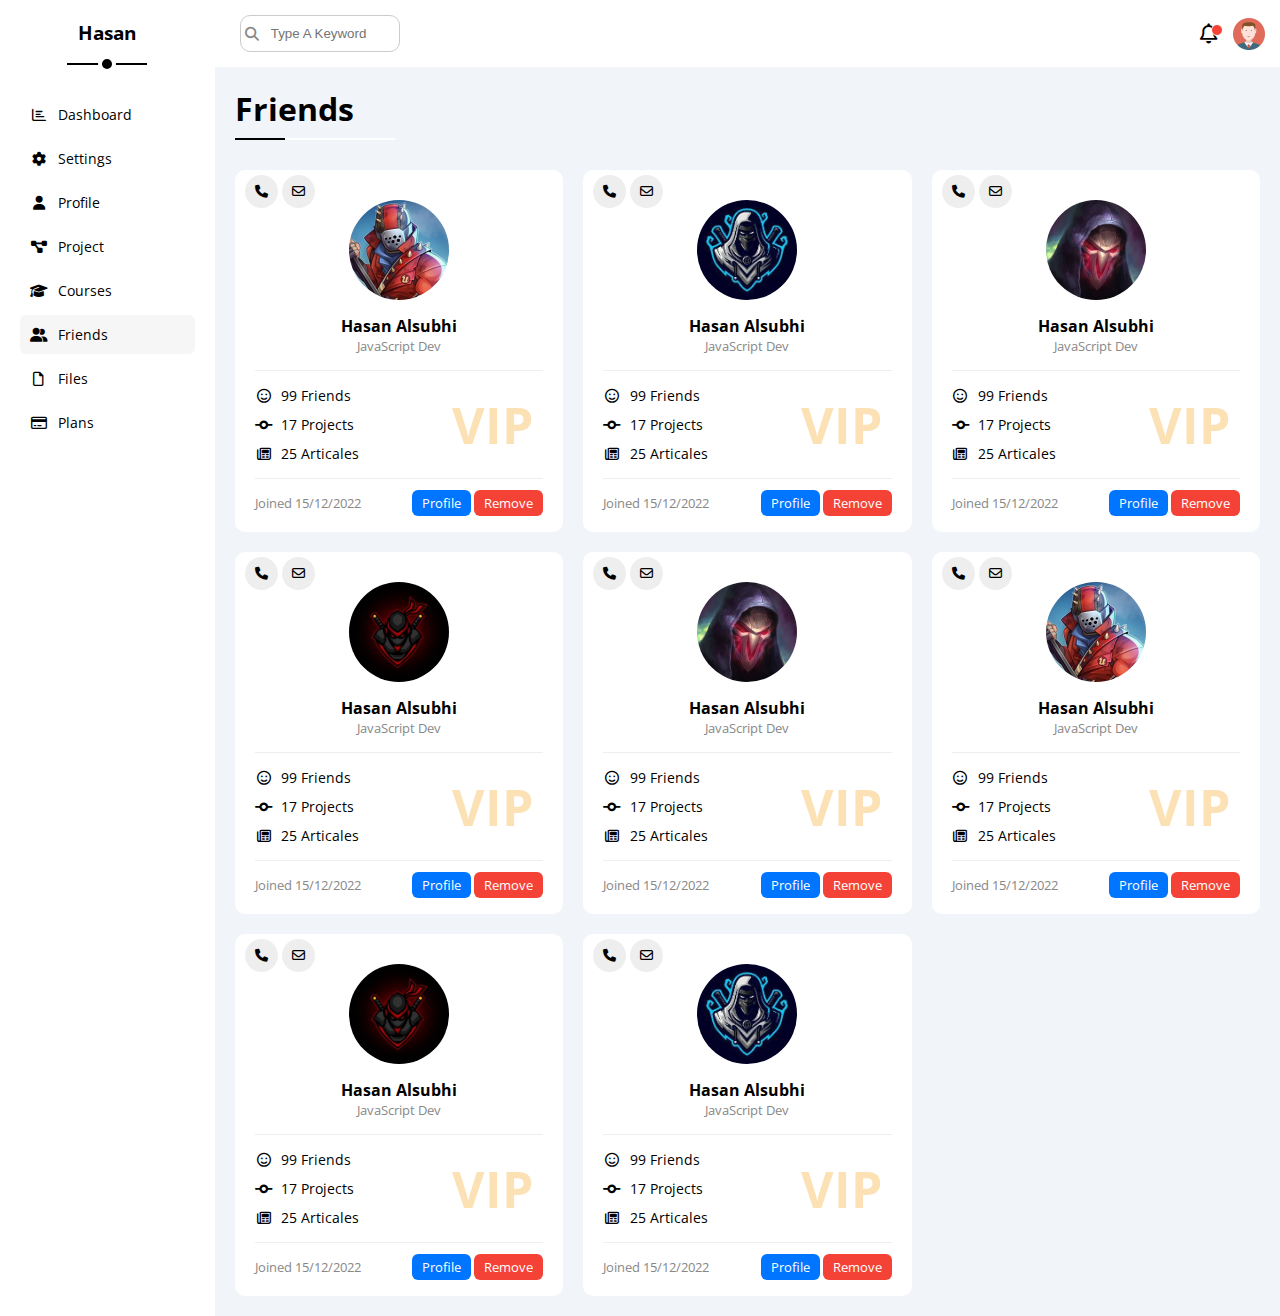
<file: friends.html>
<!DOCTYPE html>
<html lang="en">
<head>
    <meta charset="UTF-8">
    <meta http-equiv="X-UA-Compatible" content="IE=edge">
    <meta name="viewport" content="width=device-width, initial-scale=1.0">
    <!-- STYLES -->
    <link rel="stylesheet" href="/css/all.min.css">
    <link rel="stylesheet" href="/css/framework.css">
    <link rel="stylesheet" href="/css/master.css">
    <!-- GOOGLE FONTS -->
    <link rel="preconnect" href="https://fonts.googleapis.com">
    <link rel="preconnect" href="https://fonts.gstatic.com" crossorigin>
    <link href="https://fonts.googleapis.com/css2?family=Open+Sans:wght@300;400;500;700;800&display=swap" rel="stylesheet">
    <title>Friends</title>
</head>
<body>
    <div class="page d-flex">
        <div class="sidebar bg-white p-20 p-relative">
            <h3 class="p-relative txt-c mt-0">Hasan</h3>
            <ul>
                <li>
                    <a class="d-flex ai-c fs-14 c-black rad-6 p-10" href="index.html">
                        <i class="far fa-chart-bar fa-fw"></i>
                        <span class="fs-14 ml-10 hide-mobile">Dashboard</span>
                    </a>
                </li>
                <li>
                    <a class="d-flex ai-c fs-14 c-black rad-6 p-10" href="settings.html">
                        <i class="fas fa-cog fa-fw"></i>
                        <span class="fs-14 ml-10 hide-mobile">Settings</span>
                    </a>
                </li>
                <li>
                    <a class="d-flex ai-c fs-14 c-black rad-6 p-10" href="profile.html">
                        <i class="fas fa-user fa-fw"></i>
                        <span class="fs-14 ml-10 hide-mobile">Profile</span>
                    </a>
                </li>
                <li>
                    <a class="d-flex ai-c fs-14 c-black rad-6 p-10" href="project.html">
                        <i class="fas fa-project-diagram fa-fw"></i>
                        <span class="fs-14 ml-10 hide-mobile">Project</span>
                    </a>
                </li>
                <li>
                    <a class="d-flex ai-c fs-14 c-black rad-6 p-10" href="courses.html">
                        <i class="fas fa-graduation-cap fa-fw"></i>
                        <span class="fs-14 ml-10 hide-mobile">Courses</span>
                    </a>
                </li>
                <li>
                    <a class="active d-flex ai-c fs-14 c-black rad-6 p-10" href="friends.html">
                        <i class="fas fa-user-friends fa-fw"></i>
                        <span class="fs-14 ml-10 hide-mobile">Friends</span>
                    </a>
                </li>
                <li>
                    <a class="d-flex ai-c fs-14 c-black rad-6 p-10" href="files.html">
                        <i class="far fa-file fa-fw"></i>
                        <span class="fs-14 ml-10 hide-mobile">Files</span>
                    </a>
                </li>
                <li>
                    <a class="d-flex ai-c fs-14 c-black rad-6 p-10" href="plans.html">
                        <i class="far fa-credit-card fa-fw"></i>
                        <span class="fs-14 ml-10 hide-mobile">Plans</span>
                    </a>
                </li>
            </ul>
        </div>
        <div class="content wd-full">
            <!-- Start Head -->
            <div class="head bg-white p-15 d-flex ai-c jc-b">
                <div class="search p-relative">
                    <input class="p-10 br-1c rad-10 ml-10" type="search" placeholder="Type A Keyword">
                </div>
                <div class="icons d-flex ai-c">
                    <span class="notification p-relative">
                        <i class="fa-regular fa-bell fa-lg"></i>
                    </span>
                    <img src="/images/avatar.png" alt="">
                </div>
            </div>
            <!-- End Head -->
            <h1 class="p-relative">Friends</h1>
            <div class="friends-page d-grid gap-20 m-20">
                <div class="friend bg-white p-20 rad-10 p-relative">
                    <div class="contact">
                        <i class="fa-solid fa-phone ml-5 rad-half bg-eee p-10"></i>
                        <i class="fa-regular fa-envelope rad-half bg-eee p-10"></i>
                    </div>
                    <div class="txt-c">
                        <img class="rad-half w-100 h-100 mt-10 mb-10" src="/images/friend-01.jpg" alt="">
                        <h4 class="m-0">Hasan Alsubhi</h4>
                        <p class="c-gray fs-13 mt-0 mb-0">JavaScript Dev</p>
                    </div>
                    <div class="icons fs-14 p-relative">
                        <div class="mb-10">
                            <i class="fa-regular fa-face-smile fa-fw"></i>
                            <span>99 Friends</span>
                        </div>    
                        <div class="mb-10">
                            <i class="fa-solid fa-code-commit fa-fw"></i>
                            <span>17 Projects</span>
                        </div>
                        <div>
                            <i class="fa-regular fa-newspaper fa-fw"></i>
                            <span>25 Articales</span>
                        </div>
                        <span class="vip fw-bold c-orange">VIP</span>
                    </div>
                    <div class="info flex-between fs-13">
                        <span class="c-gray">Joined 15/12/2022</span>
                        <div>
                            <a href="#" class="btn-shape bg-blue c-white">Profile</a>
                            <a href="#" class="btn-shape bg-red c-white">Remove</a>
                        </div>
                    </div>
                </div>
                <div class="friend bg-white p-20 rad-10 p-relative">
                    <div class="contact">
                        <i class="fa-solid fa-phone ml-5 rad-half bg-eee p-10"></i>
                        <i class="fa-regular fa-envelope rad-half bg-eee p-10"></i>
                    </div>
                    <div class="txt-c">
                        <img class="rad-half w-100 h-100 mt-10 mb-10" src="/images/friend-02.jpg" alt="">
                        <h4 class="m-0">Hasan Alsubhi</h4>
                        <p class="c-gray fs-13 mt-0 mb-0">JavaScript Dev</p>
                    </div>
                    <div class="icons fs-14 p-relative">
                        <div class="mb-10">
                            <i class="fa-regular fa-face-smile fa-fw"></i>
                            <span>99 Friends</span>
                        </div>    
                        <div class="mb-10">
                            <i class="fa-solid fa-code-commit fa-fw"></i>
                            <span>17 Projects</span>
                        </div>
                        <div>
                            <i class="fa-regular fa-newspaper fa-fw"></i>
                            <span>25 Articales</span>
                        </div>
                        <span class="vip fw-bold c-orange">VIP</span>
                    </div>
                    <div class="info flex-between fs-13">
                        <span class="c-gray">Joined 15/12/2022</span>
                        <div>
                            <a href="#" class="btn-shape bg-blue c-white">Profile</a>
                            <a href="#" class="btn-shape bg-red c-white">Remove</a>
                        </div>
                    </div>
                </div>
                <div class="friend bg-white p-20 rad-10 p-relative">
                    <div class="contact">
                        <i class="fa-solid fa-phone ml-5 rad-half bg-eee p-10"></i>
                        <i class="fa-regular fa-envelope rad-half bg-eee p-10"></i>
                    </div>
                    <div class="txt-c">
                        <img class="rad-half w-100 h-100 mt-10 mb-10" src="/images/friend-03.jpg" alt="">
                        <h4 class="m-0">Hasan Alsubhi</h4>
                        <p class="c-gray fs-13 mt-0 mb-0">JavaScript Dev</p>
                    </div>
                    <div class="icons fs-14 p-relative">
                        <div class="mb-10">
                            <i class="fa-regular fa-face-smile fa-fw"></i>
                            <span>99 Friends</span>
                        </div>    
                        <div class="mb-10">
                            <i class="fa-solid fa-code-commit fa-fw"></i>
                            <span>17 Projects</span>
                        </div>
                        <div>
                            <i class="fa-regular fa-newspaper fa-fw"></i>
                            <span>25 Articales</span>
                        </div>
                        <span class="vip fw-bold c-orange">VIP</span>
                    </div>
                    <div class="info flex-between fs-13">
                        <span class="c-gray">Joined 15/12/2022</span>
                        <div>
                            <a href="#" class="btn-shape bg-blue c-white">Profile</a>
                            <a href="#" class="btn-shape bg-red c-white">Remove</a>
                        </div>
                    </div>
                </div>
                <div class="friend bg-white p-20 rad-10 p-relative">
                    <div class="contact">
                        <i class="fa-solid fa-phone ml-5 rad-half bg-eee p-10"></i>
                        <i class="fa-regular fa-envelope rad-half bg-eee p-10"></i>
                    </div>
                    <div class="txt-c">
                        <img class="rad-half w-100 h-100 mt-10 mb-10" src="/images/friend-04.jpg" alt="">
                        <h4 class="m-0">Hasan Alsubhi</h4>
                        <p class="c-gray fs-13 mt-0 mb-0">JavaScript Dev</p>
                    </div>
                    <div class="icons fs-14 p-relative">
                        <div class="mb-10">
                            <i class="fa-regular fa-face-smile fa-fw"></i>
                            <span>99 Friends</span>
                        </div>    
                        <div class="mb-10">
                            <i class="fa-solid fa-code-commit fa-fw"></i>
                            <span>17 Projects</span>
                        </div>
                        <div>
                            <i class="fa-regular fa-newspaper fa-fw"></i>
                            <span>25 Articales</span>
                        </div>
                        <span class="vip fw-bold c-orange">VIP</span>
                    </div>
                    <div class="info flex-between fs-13">
                        <span class="c-gray">Joined 15/12/2022</span>
                        <div>
                            <a href="#" class="btn-shape bg-blue c-white">Profile</a>
                            <a href="#" class="btn-shape bg-red c-white">Remove</a>
                        </div>
                    </div>
                </div>
                <div class="friend bg-white p-20 rad-10 p-relative">
                    <div class="contact">
                        <i class="fa-solid fa-phone ml-5 rad-half bg-eee p-10"></i>
                        <i class="fa-regular fa-envelope rad-half bg-eee p-10"></i>
                    </div>
                    <div class="txt-c">
                        <img class="rad-half w-100 h-100 mt-10 mb-10" src="/images/friend-03.jpg" alt="">
                        <h4 class="m-0">Hasan Alsubhi</h4>
                        <p class="c-gray fs-13 mt-0 mb-0">JavaScript Dev</p>
                    </div>
                    <div class="icons fs-14 p-relative">
                        <div class="mb-10">
                            <i class="fa-regular fa-face-smile fa-fw"></i>
                            <span>99 Friends</span>
                        </div>    
                        <div class="mb-10">
                            <i class="fa-solid fa-code-commit fa-fw"></i>
                            <span>17 Projects</span>
                        </div>
                        <div>
                            <i class="fa-regular fa-newspaper fa-fw"></i>
                            <span>25 Articales</span>
                        </div>
                        <span class="vip fw-bold c-orange">VIP</span>
                    </div>
                    <div class="info flex-between fs-13">
                        <span class="c-gray">Joined 15/12/2022</span>
                        <div>
                            <a href="#" class="btn-shape bg-blue c-white">Profile</a>
                            <a href="#" class="btn-shape bg-red c-white">Remove</a>
                        </div>
                    </div>
                </div>
                <div class="friend bg-white p-20 rad-10 p-relative">
                    <div class="contact">
                        <i class="fa-solid fa-phone ml-5 rad-half bg-eee p-10"></i>
                        <i class="fa-regular fa-envelope rad-half bg-eee p-10"></i>
                    </div>
                    <div class="txt-c">
                        <img class="rad-half w-100 h-100 mt-10 mb-10" src="/images/friend-01.jpg" alt="">
                        <h4 class="m-0">Hasan Alsubhi</h4>
                        <p class="c-gray fs-13 mt-0 mb-0">JavaScript Dev</p>
                    </div>
                    <div class="icons fs-14 p-relative">
                        <div class="mb-10">
                            <i class="fa-regular fa-face-smile fa-fw"></i>
                            <span>99 Friends</span>
                        </div>    
                        <div class="mb-10">
                            <i class="fa-solid fa-code-commit fa-fw"></i>
                            <span>17 Projects</span>
                        </div>
                        <div>
                            <i class="fa-regular fa-newspaper fa-fw"></i>
                            <span>25 Articales</span>
                        </div>
                        <span class="vip fw-bold c-orange">VIP</span>
                    </div>
                    <div class="info flex-between fs-13">
                        <span class="c-gray">Joined 15/12/2022</span>
                        <div>
                            <a href="#" class="btn-shape bg-blue c-white">Profile</a>
                            <a href="#" class="btn-shape bg-red c-white">Remove</a>
                        </div>
                    </div>
                </div>
                <div class="friend bg-white p-20 rad-10 p-relative">
                    <div class="contact">
                        <i class="fa-solid fa-phone ml-5 rad-half bg-eee p-10"></i>
                        <i class="fa-regular fa-envelope rad-half bg-eee p-10"></i>
                    </div>
                    <div class="txt-c">
                        <img class="rad-half w-100 h-100 mt-10 mb-10" src="/images/friend-04.jpg" alt="">
                        <h4 class="m-0">Hasan Alsubhi</h4>
                        <p class="c-gray fs-13 mt-0 mb-0">JavaScript Dev</p>
                    </div>
                    <div class="icons fs-14 p-relative">
                        <div class="mb-10">
                            <i class="fa-regular fa-face-smile fa-fw"></i>
                            <span>99 Friends</span>
                        </div>    
                        <div class="mb-10">
                            <i class="fa-solid fa-code-commit fa-fw"></i>
                            <span>17 Projects</span>
                        </div>
                        <div>
                            <i class="fa-regular fa-newspaper fa-fw"></i>
                            <span>25 Articales</span>
                        </div>
                        <span class="vip fw-bold c-orange">VIP</span>
                    </div>
                    <div class="info flex-between fs-13">
                        <span class="c-gray">Joined 15/12/2022</span>
                        <div>
                            <a href="#" class="btn-shape bg-blue c-white">Profile</a>
                            <a href="#" class="btn-shape bg-red c-white">Remove</a>
                        </div>
                    </div>
                </div>
                <div class="friend bg-white p-20 rad-10 p-relative">
                    <div class="contact">
                        <i class="fa-solid fa-phone ml-5 rad-half bg-eee p-10"></i>
                        <i class="fa-regular fa-envelope rad-half bg-eee p-10"></i>
                    </div>
                    <div class="txt-c">
                        <img class="rad-half w-100 h-100 mt-10 mb-10" src="/images/friend-02.jpg" alt="">
                        <h4 class="m-0">Hasan Alsubhi</h4>
                        <p class="c-gray fs-13 mt-0 mb-0">JavaScript Dev</p>
                    </div>
                    <div class="icons fs-14 p-relative">
                        <div class="mb-10">
                            <i class="fa-regular fa-face-smile fa-fw"></i>
                            <span>99 Friends</span>
                        </div>    
                        <div class="mb-10">
                            <i class="fa-solid fa-code-commit fa-fw"></i>
                            <span>17 Projects</span>
                        </div>
                        <div>
                            <i class="fa-regular fa-newspaper fa-fw"></i>
                            <span>25 Articales</span>
                        </div>
                        <span class="vip fw-bold c-orange">VIP</span>
                    </div>
                    <div class="info flex-between fs-13">
                        <span class="c-gray">Joined 15/12/2022</span>
                        <div>
                            <a href="#" class="btn-shape bg-blue c-white">Profile</a>
                            <a href="#" class="btn-shape bg-red c-white">Remove</a>
                        </div>
                    </div>
                </div>
            </div>
        </div>
    </div>
</body>
</html>
</file>
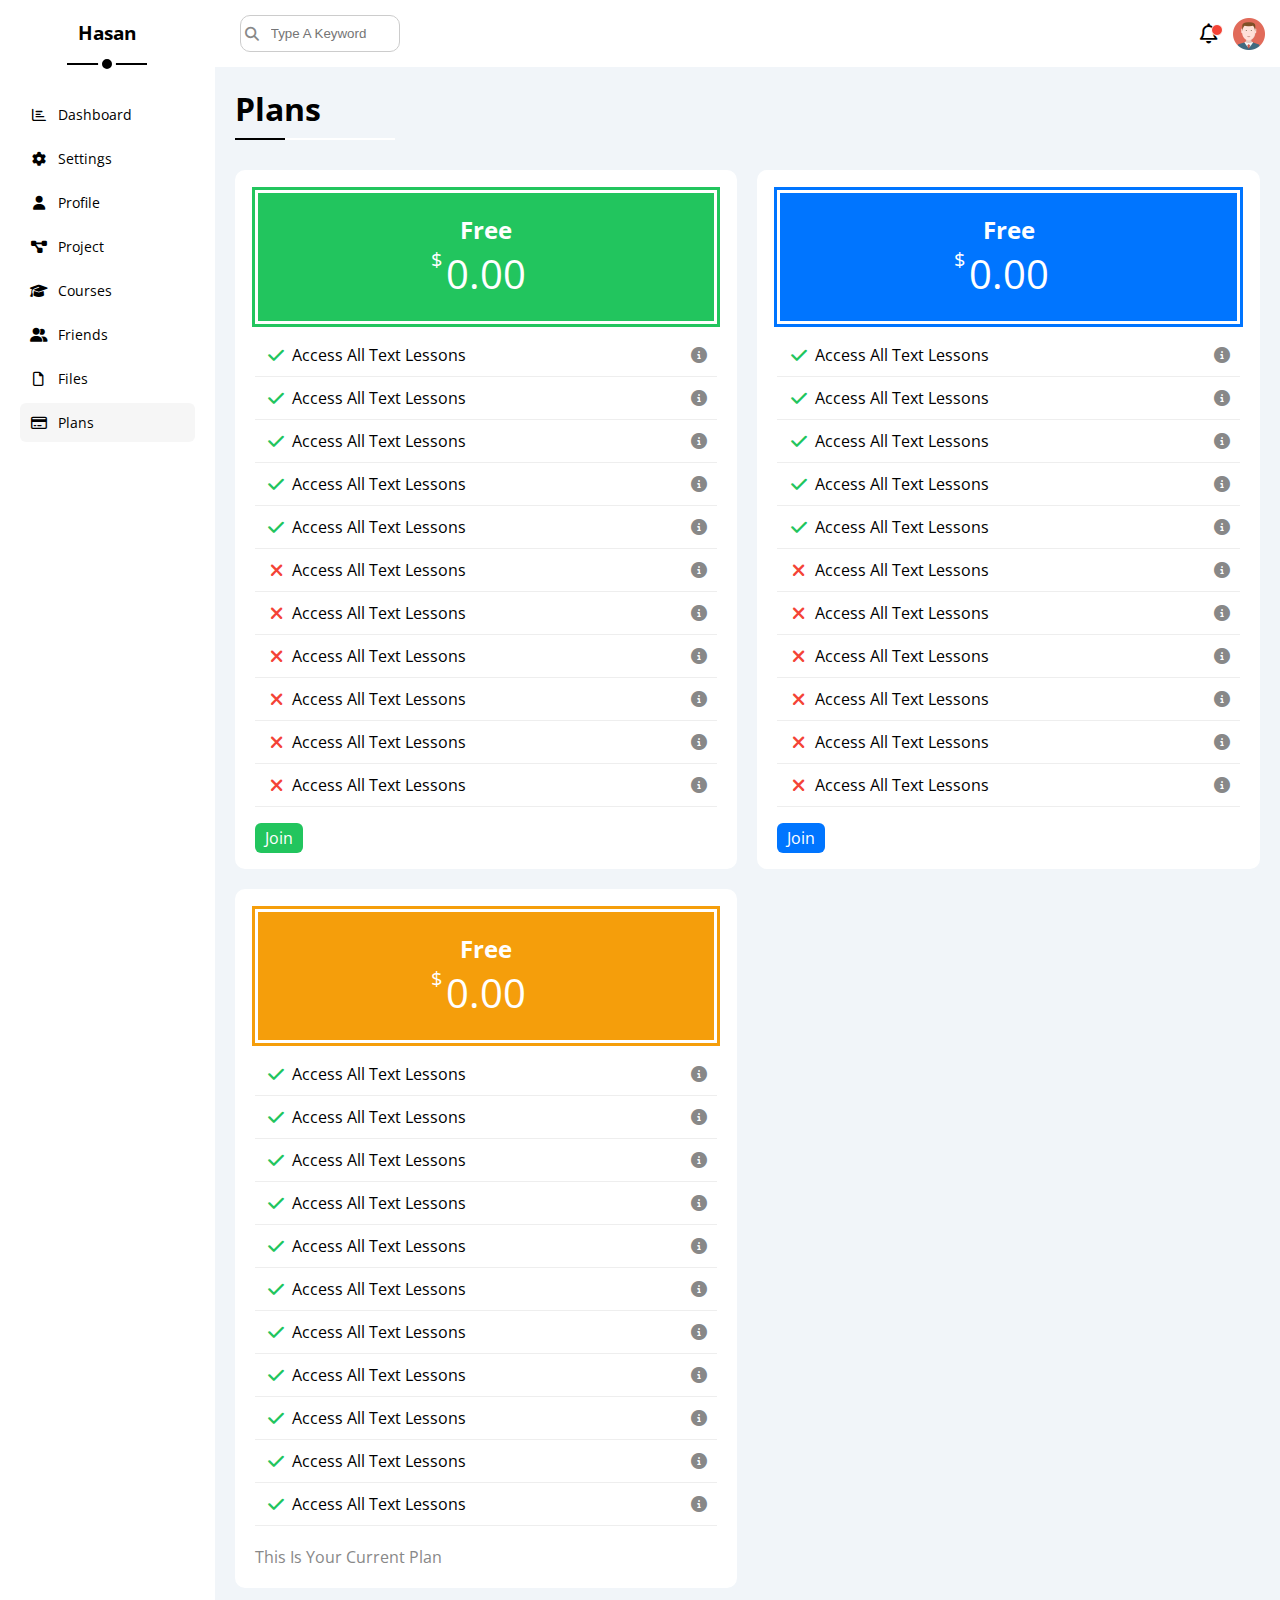
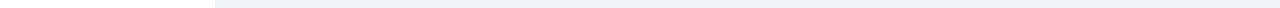
<file: plans.html>
<!DOCTYPE html>
<html lang="en">
<head>
    <meta charset="UTF-8">
    <meta http-equiv="X-UA-Compatible" content="IE=edge">
    <meta name="viewport" content="width=device-width, initial-scale=1.0">
    <!-- STYLES -->
    <link rel="stylesheet" href="/css/all.min.css">
    <link rel="stylesheet" href="/css/framework.css">
    <link rel="stylesheet" href="/css/master.css">
    <!-- GOOGLE FONTS -->
    <link rel="preconnect" href="https://fonts.googleapis.com">
    <link rel="preconnect" href="https://fonts.gstatic.com" crossorigin>
    <link href="https://fonts.googleapis.com/css2?family=Open+Sans:wght@300;400;500;700;800&display=swap" rel="stylesheet">
    <title>Plans</title>
</head>
<body>
    <div class="page d-flex">
        <div class="sidebar bg-white p-20 p-relative">
            <h3 class="p-relative txt-c mt-0">Hasan</h3>
            <ul>
                <li>
                    <a class="d-flex ai-c fs-14 c-black rad-6 p-10" href="index.html">
                        <i class="far fa-chart-bar fa-fw"></i>
                        <span class="fs-14 ml-10 hide-mobile">Dashboard</span>
                    </a>
                </li>
                <li>
                    <a class="d-flex ai-c fs-14 c-black rad-6 p-10" href="settings.html">
                        <i class="fas fa-cog fa-fw"></i>
                        <span class="fs-14 ml-10 hide-mobile">Settings</span>
                    </a>
                </li>
                <li>
                    <a class="d-flex ai-c fs-14 c-black rad-6 p-10" href="profile.html">
                        <i class="fas fa-user fa-fw"></i>
                        <span class="fs-14 ml-10 hide-mobile">Profile</span>
                    </a>
                </li>
                <li>
                    <a class="d-flex ai-c fs-14 c-black rad-6 p-10" href="project.html">
                        <i class="fas fa-project-diagram fa-fw"></i>
                        <span class="fs-14 ml-10 hide-mobile">Project</span>
                    </a>
                </li>
                <li>
                    <a class="d-flex ai-c fs-14 c-black rad-6 p-10" href="courses.html">
                        <i class="fas fa-graduation-cap fa-fw"></i>
                        <span class="fs-14 ml-10 hide-mobile">Courses</span>
                    </a>
                </li>
                <li>
                    <a class="d-flex ai-c fs-14 c-black rad-6 p-10" href="friends.html">
                        <i class="fas fa-user-friends fa-fw"></i>
                        <span class="fs-14 ml-10 hide-mobile">Friends</span>
                    </a>
                </li>
                <li>
                    <a class="d-flex ai-c fs-14 c-black rad-6 p-10" href="files.html">
                        <i class="far fa-file fa-fw"></i>
                        <span class="fs-14 ml-10 hide-mobile">Files</span>
                    </a>
                </li>
                <li>
                    <a class="active d-flex ai-c fs-14 c-black rad-6 p-10" href="plans.html">
                        <i class="far fa-credit-card fa-fw"></i>
                        <span class="fs-14 ml-10 hide-mobile">Plans</span>
                    </a>
                </li>
            </ul>
        </div>
        <div class="content wd-full">
            <!-- Start Head -->
            <div class="head bg-white p-15 d-flex ai-c jc-b">
                <div class="search p-relative">
                    <input class="p-10 br-1c rad-10 ml-10" type="search" placeholder="Type A Keyword">
                </div>
                <div class="icons d-flex ai-c">
                    <span class="notification p-relative">
                        <i class="fa-regular fa-bell fa-lg"></i>
                    </span>
                    <img src="/images/avatar.png" alt="">
                </div>
            </div>
            <!-- End Head -->
            <h1 class="p-relative">Plans</h1>
            <div class="plans-page d-grid m-20 gap-20">
                <div class="plan green bg-white p-20 rad-10">
                    <div class="top bg-green txt-c p-20 c-white mb-10">
                        <h2 class="m-0">Free</h2>
                        <div class="price"><span>$</span>0.00</div>
                    </div>
                    <ul class="mb-20">
                        <li>
                            <i class="fa-solid fa-check fa-fw yes"></i>
                            <span>Access All Text Lessons</span>
                            <i class="fa-solid fa-circle-info help"></i>
                        </li>
                        <li>
                            <i class="fa-solid fa-check fa-fw yes"></i>
                            <span>Access All Text Lessons</span>
                            <i class="fa-solid fa-circle-info help"></i>
                        </li>
                        <li>
                            <i class="fa-solid fa-check fa-fw yes"></i>
                            <span>Access All Text Lessons</span>
                            <i class="fa-solid fa-circle-info help"></i>
                        </li>
                        <li>
                            <i class="fa-solid fa-check fa-fw yes"></i>
                            <span>Access All Text Lessons</span>
                            <i class="fa-solid fa-circle-info help"></i>
                        </li>
                        <li>
                            <i class="fa-solid fa-check fa-fw yes"></i>
                            <span>Access All Text Lessons</span>
                            <i class="fa-solid fa-circle-info help"></i>
                        </li>
                        <li>
                            <i class="fa-solid fa-xmark fa-fw"></i>
                            <span>Access All Text Lessons</span>
                            <i class="fa-solid fa-circle-info help"></i>
                        </li>
                        <li>
                            <i class="fa-solid fa-xmark fa-fw"></i>
                            <span>Access All Text Lessons</span>
                            <i class="fa-solid fa-circle-info help"></i>
                        </li>
                        <li>
                            <i class="fa-solid fa-xmark fa-fw"></i>
                            <span>Access All Text Lessons</span>
                            <i class="fa-solid fa-circle-info help"></i>
                        </li>
                        <li>
                            <i class="fa-solid fa-xmark fa-fw"></i>
                            <span>Access All Text Lessons</span>
                            <i class="fa-solid fa-circle-info help"></i>
                        </li>
                        <li>
                            <i class="fa-solid fa-xmark fa-fw"></i>
                            <span>Access All Text Lessons</span>
                            <i class="fa-solid fa-circle-info help"></i>
                        </li>
                        <li>
                            <i class="fa-solid fa-xmark fa-fw"></i>
                            <span>Access All Text Lessons</span>
                            <i class="fa-solid fa-circle-info help"></i>
                        </li>
                    </ul>
                    <a class="mb-0 btn-shape bg-green c-white" href="#">Join</a>
                </div>
                <div class="plan blue bg-white p-20 rad-10">
                    <div class="top bg-blue txt-c p-20 c-white mb-10">
                        <h2 class="m-0">Free</h2>
                        <div class="price"><span>$</span>0.00</div>
                    </div>
                    <ul class="mb-20">
                        <li>
                            <i class="fa-solid fa-check fa-fw yes"></i>
                            <span>Access All Text Lessons</span>
                            <i class="fa-solid fa-circle-info help"></i>
                        </li>
                        <li>
                            <i class="fa-solid fa-check fa-fw yes"></i>
                            <span>Access All Text Lessons</span>
                            <i class="fa-solid fa-circle-info help"></i>
                        </li>
                        <li>
                            <i class="fa-solid fa-check fa-fw yes"></i>
                            <span>Access All Text Lessons</span>
                            <i class="fa-solid fa-circle-info help"></i>
                        </li>
                        <li>
                            <i class="fa-solid fa-check fa-fw yes"></i>
                            <span>Access All Text Lessons</span>
                            <i class="fa-solid fa-circle-info help"></i>
                        </li>
                        <li>
                            <i class="fa-solid fa-check fa-fw yes"></i>
                            <span>Access All Text Lessons</span>
                            <i class="fa-solid fa-circle-info help"></i>
                        </li>
                        <li>
                            <i class="fa-solid fa-xmark fa-fw"></i>
                            <span>Access All Text Lessons</span>
                            <i class="fa-solid fa-circle-info help"></i>
                        </li>
                        <li>
                            <i class="fa-solid fa-xmark fa-fw"></i>
                            <span>Access All Text Lessons</span>
                            <i class="fa-solid fa-circle-info help"></i>
                        </li>
                        <li>
                            <i class="fa-solid fa-xmark fa-fw"></i>
                            <span>Access All Text Lessons</span>
                            <i class="fa-solid fa-circle-info help"></i>
                        </li>
                        <li>
                            <i class="fa-solid fa-xmark fa-fw"></i>
                            <span>Access All Text Lessons</span>
                            <i class="fa-solid fa-circle-info help"></i>
                        </li>
                        <li>
                            <i class="fa-solid fa-xmark fa-fw"></i>
                            <span>Access All Text Lessons</span>
                            <i class="fa-solid fa-circle-info help"></i>
                        </li>
                        <li>
                            <i class="fa-solid fa-xmark fa-fw"></i>
                            <span>Access All Text Lessons</span>
                            <i class="fa-solid fa-circle-info help"></i>
                        </li>
                    </ul>
                    <a class="mb-0 btn-shape bg-blue c-white" href="#">Join</a>
                </div>
                <div class="plan orange bg-white p-20 rad-10">
                    <div class="top bg-orange txt-c p-20 c-white mb-10">
                        <h2 class="m-0">Free</h2>
                        <div class="price"><span>$</span>0.00</div>
                    </div>
                    <ul class="mb-20">
                        <li>
                            <i class="fa-solid fa-check fa-fw yes"></i>
                            <span>Access All Text Lessons</span>
                            <i class="fa-solid fa-circle-info help"></i>
                        </li>
                        <li>
                            <i class="fa-solid fa-check fa-fw yes"></i>
                            <span>Access All Text Lessons</span>
                            <i class="fa-solid fa-circle-info help"></i>
                        </li>
                        <li>
                            <i class="fa-solid fa-check fa-fw yes"></i>
                            <span>Access All Text Lessons</span>
                            <i class="fa-solid fa-circle-info help"></i>
                        </li>
                        <li>
                            <i class="fa-solid fa-check fa-fw yes"></i>
                            <span>Access All Text Lessons</span>
                            <i class="fa-solid fa-circle-info help"></i>
                        </li>
                        <li>
                            <i class="fa-solid fa-check fa-fw yes"></i>
                            <span>Access All Text Lessons</span>
                            <i class="fa-solid fa-circle-info help"></i>
                        </li>
                        <li>
                            <i class="fa-solid fa-check fa-fw yes"></i>
                            <span>Access All Text Lessons</span>
                            <i class="fa-solid fa-circle-info help"></i>
                        </li>
                        <li>
                            <i class="fa-solid fa-check fa-fw yes"></i>
                            <span>Access All Text Lessons</span>
                            <i class="fa-solid fa-circle-info help"></i>
                        </li>
                        <li>
                            <i class="fa-solid fa-check fa-fw yes"></i>
                            <span>Access All Text Lessons</span>
                            <i class="fa-solid fa-circle-info help"></i>
                        </li>
                        <li>
                            <i class="fa-solid fa-check fa-fw yes"></i>
                            <span>Access All Text Lessons</span>
                            <i class="fa-solid fa-circle-info help"></i>
                        </li>
                        <li>
                            <i class="fa-solid fa-check fa-fw yes"></i>
                            <span>Access All Text Lessons</span>
                            <i class="fa-solid fa-circle-info help"></i>
                        </li>
                        <li>
                            <i class="fa-solid fa-check fa-fw yes"></i>
                            <span>Access All Text Lessons</span>
                            <i class="fa-solid fa-circle-info help"></i>
                        </li>
                    </ul>
                    <p class="mb-0 c-gray">This Is Your Current Plan</p>
                </div>
            </div>
        </div>
    </div>
</body>
</html>
</file>
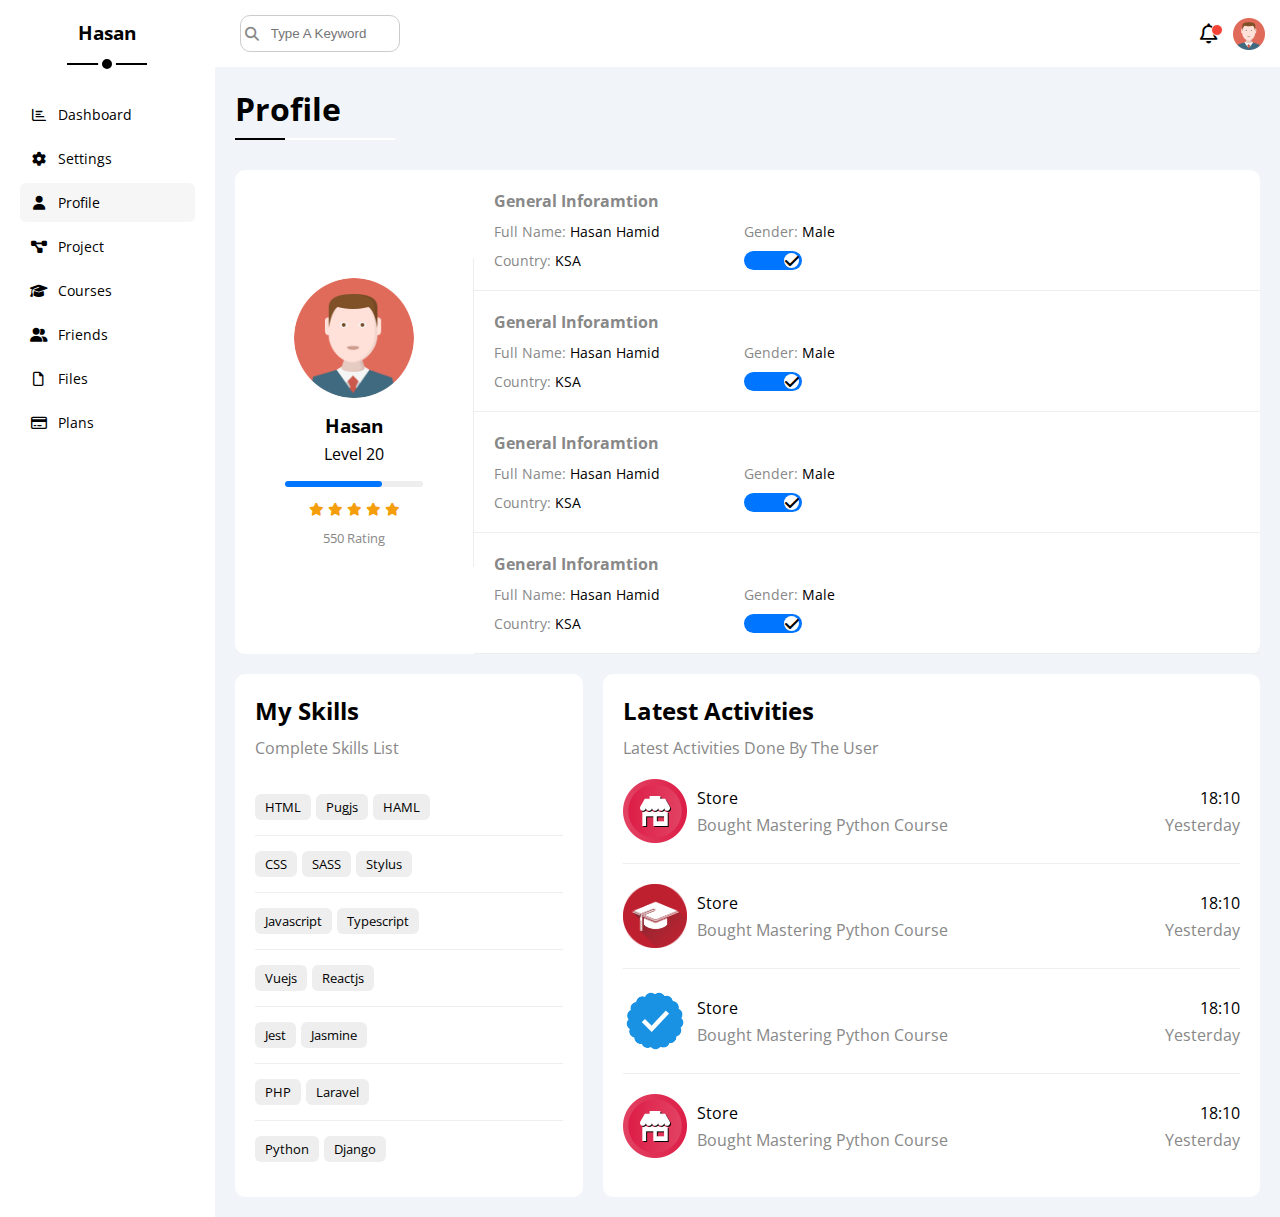
<file: profile.html>
<!DOCTYPE html>
<html lang="en">
<head>
    <meta charset="UTF-8">
    <meta http-equiv="X-UA-Compatible" content="IE=edge">
    <meta name="viewport" content="width=device-width, initial-scale=1.0">
    <!-- STYLES -->
    <link rel="stylesheet" href="/css/all.min.css">
    <link rel="stylesheet" href="/css/framework.css">
    <link rel="stylesheet" href="/css/master.css">
    <!-- GOOGLE FONTS -->
    <link rel="preconnect" href="https://fonts.googleapis.com">
    <link rel="preconnect" href="https://fonts.gstatic.com" crossorigin>
    <link href="https://fonts.googleapis.com/css2?family=Open+Sans:wght@300;400;500;700;800&display=swap" rel="stylesheet">
    <title>Profile</title>
</head>
<body>
    <div class="page d-flex">
        <div class="sidebar bg-white p-20 p-relative">
            <h3 class="p-relative txt-c mt-0">Hasan</h3>
            <ul>
                <li>
                    <a class="d-flex ai-c fs-14 c-black rad-6 p-10" href="index.html">
                        <i class="far fa-chart-bar fa-fw"></i>
                        <span class="fs-14 ml-10 hide-mobile">Dashboard</span>
                    </a>
                </li>
                <li>
                    <a class="d-flex ai-c fs-14 c-black rad-6 p-10" href="settings.html">
                        <i class="fas fa-cog fa-fw"></i>
                        <span class="fs-14 ml-10 hide-mobile">Settings</span>
                    </a>
                </li>
                <li>
                    <a class="active d-flex ai-c fs-14 c-black rad-6 p-10" href="profile.html">
                        <i class="fas fa-user fa-fw"></i>
                        <span class="fs-14 ml-10 hide-mobile">Profile</span>
                    </a>
                </li>
                <li>
                    <a class="d-flex ai-c fs-14 c-black rad-6 p-10" href="project.html">
                        <i class="fas fa-project-diagram fa-fw"></i>
                        <span class="fs-14 ml-10 hide-mobile">Project</span>
                    </a>
                </li>
                <li>
                    <a class="d-flex ai-c fs-14 c-black rad-6 p-10" href="courses.html">
                        <i class="fas fa-graduation-cap fa-fw"></i>
                        <span class="fs-14 ml-10 hide-mobile">Courses</span>
                    </a>
                </li>
                <li>
                    <a class="d-flex ai-c fs-14 c-black rad-6 p-10" href="friends.html">
                        <i class="fas fa-user-friends fa-fw"></i>
                        <span class="fs-14 ml-10 hide-mobile">Friends</span>
                    </a>
                </li>
                <li>
                    <a class="d-flex ai-c fs-14 c-black rad-6 p-10" href="files.html">
                        <i class="far fa-file fa-fw"></i>
                        <span class="fs-14 ml-10 hide-mobile">Files</span>
                    </a>
                </li>
                <li>
                    <a class="d-flex ai-c fs-14 c-black rad-6 p-10" href="plans.html">
                        <i class="far fa-credit-card fa-fw"></i>
                        <span class="fs-14 ml-10 hide-mobile">Plans</span>
                    </a>
                </li>
            </ul>
        </div>
        <div class="content wd-full">
            <!-- Start Head -->
            <div class="head bg-white p-15 d-flex ai-c jc-b">
                <div class="search p-relative">
                    <input class="p-10 br-1c rad-10 ml-10" type="search" placeholder="Type A Keyword">
                </div>
                <div class="icons d-flex ai-c">
                    <span class="notification p-relative">
                        <i class="fa-regular fa-bell fa-lg"></i>
                    </span>
                    <img src="/images/avatar.png" alt="">
                </div>
            </div>
            <!-- End Head -->
            <h1 class="p-relative">Profile</h1>
            <!-- Start Profile -->
            <div class="profile-page m-20">
                <!-- Start Overview -->
                <div class="overview bg-white rad-10 d-flex ai-c">
                    <div class="avatar-box txt-c p-20">
                        <img class="rad-half mb-10" src="/images/avatar.png" alt="">
                        <h3 class="mt-0 mb-5">Hasan</h3>
                        <p class="mt-0">Level 20</p>
                        <div class="level p-relative bg-eee">
                            <span style="width: 70%;"></span>
                        </div>
                        <div class="rating mt-10 mb-10">
                            <i class="fa-solid fa-star c-orange fs-13"></i>
                            <i class="fa-solid fa-star c-orange fs-13"></i>
                            <i class="fa-solid fa-star c-orange fs-13"></i>
                            <i class="fa-solid fa-star c-orange fs-13"></i>
                            <i class="fa-solid fa-star c-orange fs-13"></i>
                        </div>
                        <p class="c-gray m-0 fs-13">550 Rating</p>
                    </div>
                    <div class="info-box wd-full txt-c-mobile">
                        <div class="box p-20 d-flex ai-c">
                            <h4 class="c-gray fs-15 wd-full m-0">General Inforamtion</h4>
                            <div class="fs-14">
                                <span class="c-gray">Full Name:</span>
                                <span>Hasan Hamid</span>
                            </div>
                            <div class="fs-14">
                                <span class="c-gray">Gender:</span>
                                <span>Male</span>
                            </div>
                            <div class="fs-14">
                                <span class="c-gray">Country:</span>
                                <span>KSA</span>
                            </div>
                            <div>
                                <label>
                                    <input class="toggle-checkbox" type="checkbox" checked>
                                    <div class="toggle-switch"></div>
                                </label>
                            </div>
                        </div>
                        <div class="box p-20 d-flex ai-c">
                            <h4 class="c-gray fs-15 wd-full m-0">General Inforamtion</h4>
                            <div class="fs-14">
                                <span class="c-gray">Full Name:</span>
                                <span>Hasan Hamid</span>
                            </div>
                            <div class="fs-14">
                                <span class="c-gray">Gender:</span>
                                <span>Male</span>
                            </div>
                            <div class="fs-14">
                                <span class="c-gray">Country:</span>
                                <span>KSA</span>
                            </div>
                            <div>
                                <label>
                                    <input class="toggle-checkbox" type="checkbox" checked>
                                    <div class="toggle-switch"></div>
                                </label>
                            </div>
                        </div>
                        <div class="box p-20 d-flex ai-c">
                            <h4 class="c-gray fs-15 wd-full m-0">General Inforamtion</h4>
                            <div class="fs-14">
                                <span class="c-gray">Full Name:</span>
                                <span>Hasan Hamid</span>
                            </div>
                            <div class="fs-14">
                                <span class="c-gray">Gender:</span>
                                <span>Male</span>
                            </div>
                            <div class="fs-14">
                                <span class="c-gray">Country:</span>
                                <span>KSA</span>
                            </div>
                            <div>
                                <label>
                                    <input class="toggle-checkbox" type="checkbox" checked>
                                    <div class="toggle-switch"></div>
                                </label>
                            </div>
                        </div>
                        <div class="box p-20 d-flex ai-c">
                            <h4 class="c-gray fs-15 wd-full m-0">General Inforamtion</h4>
                            <div class="fs-14">
                                <span class="c-gray">Full Name:</span>
                                <span>Hasan Hamid</span>
                            </div>
                            <div class="fs-14">
                                <span class="c-gray">Gender:</span>
                                <span>Male</span>
                            </div>
                            <div class="fs-14">
                                <span class="c-gray">Country:</span>
                                <span>KSA</span>
                            </div>
                            <div>
                                <label>
                                    <input class="toggle-checkbox" type="checkbox" checked>
                                    <div class="toggle-switch"></div>
                                </label>
                            </div>
                        </div>
                    </div>
                </div>
                <!-- End Overview -->
                <!-- Start Other Data -->
                <div class="other-data d-flex gap-20">
                    <div class="skills-card p-20 bg-white rad-10 mt-20">
                        <h2 class="mt-0 mb-10">My Skills</h2>
                        <p class="mt-0 mb-20 c-gray fs-15">Complete Skills List</p>
                        <ul class="m-0 txt-c-mobile">
                            <li><span>HTML</span><span>Pugjs</span><span>HAML</span></li>
                            <li><span>CSS</span><span>SASS</span><span>Stylus</span></li>
                            <li><span>Javascript</span><span>Typescript</span></li>
                            <li><span>Vuejs</span><span>Reactjs</span></li>
                            <li><span>Jest</span><span>Jasmine</span></li>
                            <li><span>PHP</span><span>Laravel</span></li>
                            <li><span>Python</span><span>Django</span></li>
                        </ul>
                    </div>
                    <div class="activities p-20 bg-white rad-10 mt-20">
                        <h2 class="mt-0 mb-10">Latest Activities</h2>
                        <p class="mt-0 mb-20 c-gray fs-15">Latest Activities Done By The User</p>

                        <div class="activity d-flex ai-c txt-c-mobile mb-20 pm-20">
                            <img src="/images/activity-01.png" alt="">
                            <div class="info">
                                <span class="d-block mb-5">Store</span>
                                <span class="c-gray">Bought Mastering Python Course</span>
                            </div>
                            <div class="date">
                                <span class="d-block mb-5">18:10</span>
                                <span class="c-gray">Yesterday</span>
                            </div>
                        </div>
                        
                        <div class="activity d-flex ai-c txt-c-mobile mb-20 pm-20">
                            <img src="/images/activity-02.png" alt="">
                            <div class="info">
                                <span class="d-block mb-5">Store</span>
                                <span class="c-gray">Bought Mastering Python Course</span>
                            </div>
                            <div class="date">
                                <span class="d-block mb-5">18:10</span>
                                <span class="c-gray">Yesterday</span>
                            </div>
                        </div>

                        <div class="activity d-flex ai-c txt-c-mobile mb-20 pm-20">
                            <img src="/images/activity-03.png" alt="">
                            <div class="info">
                                <span class="d-block mb-5">Store</span>
                                <span class="c-gray">Bought Mastering Python Course</span>
                            </div>
                            <div class="date">
                                <span class="d-block mb-5">18:10</span>
                                <span class="c-gray">Yesterday</span>
                            </div>
                        </div>

                        <div class="activity d-flex ai-c txt-c-mobile">
                            <img src="/images/activity-01.png" alt="">
                            <div class="info">
                                <span class="d-block mb-5">Store</span>
                                <span class="c-gray">Bought Mastering Python Course</span>
                            </div>
                            <div class="date">
                                <span class="d-block mb-5">18:10</span>
                                <span class="c-gray">Yesterday</span>
                            </div>
                        </div>
                    </div>
                </div>
                <!-- End Other Data -->
            </div>
            <!-- End Profile -->
        </div>
    </div>
</body>
</html>
</file>
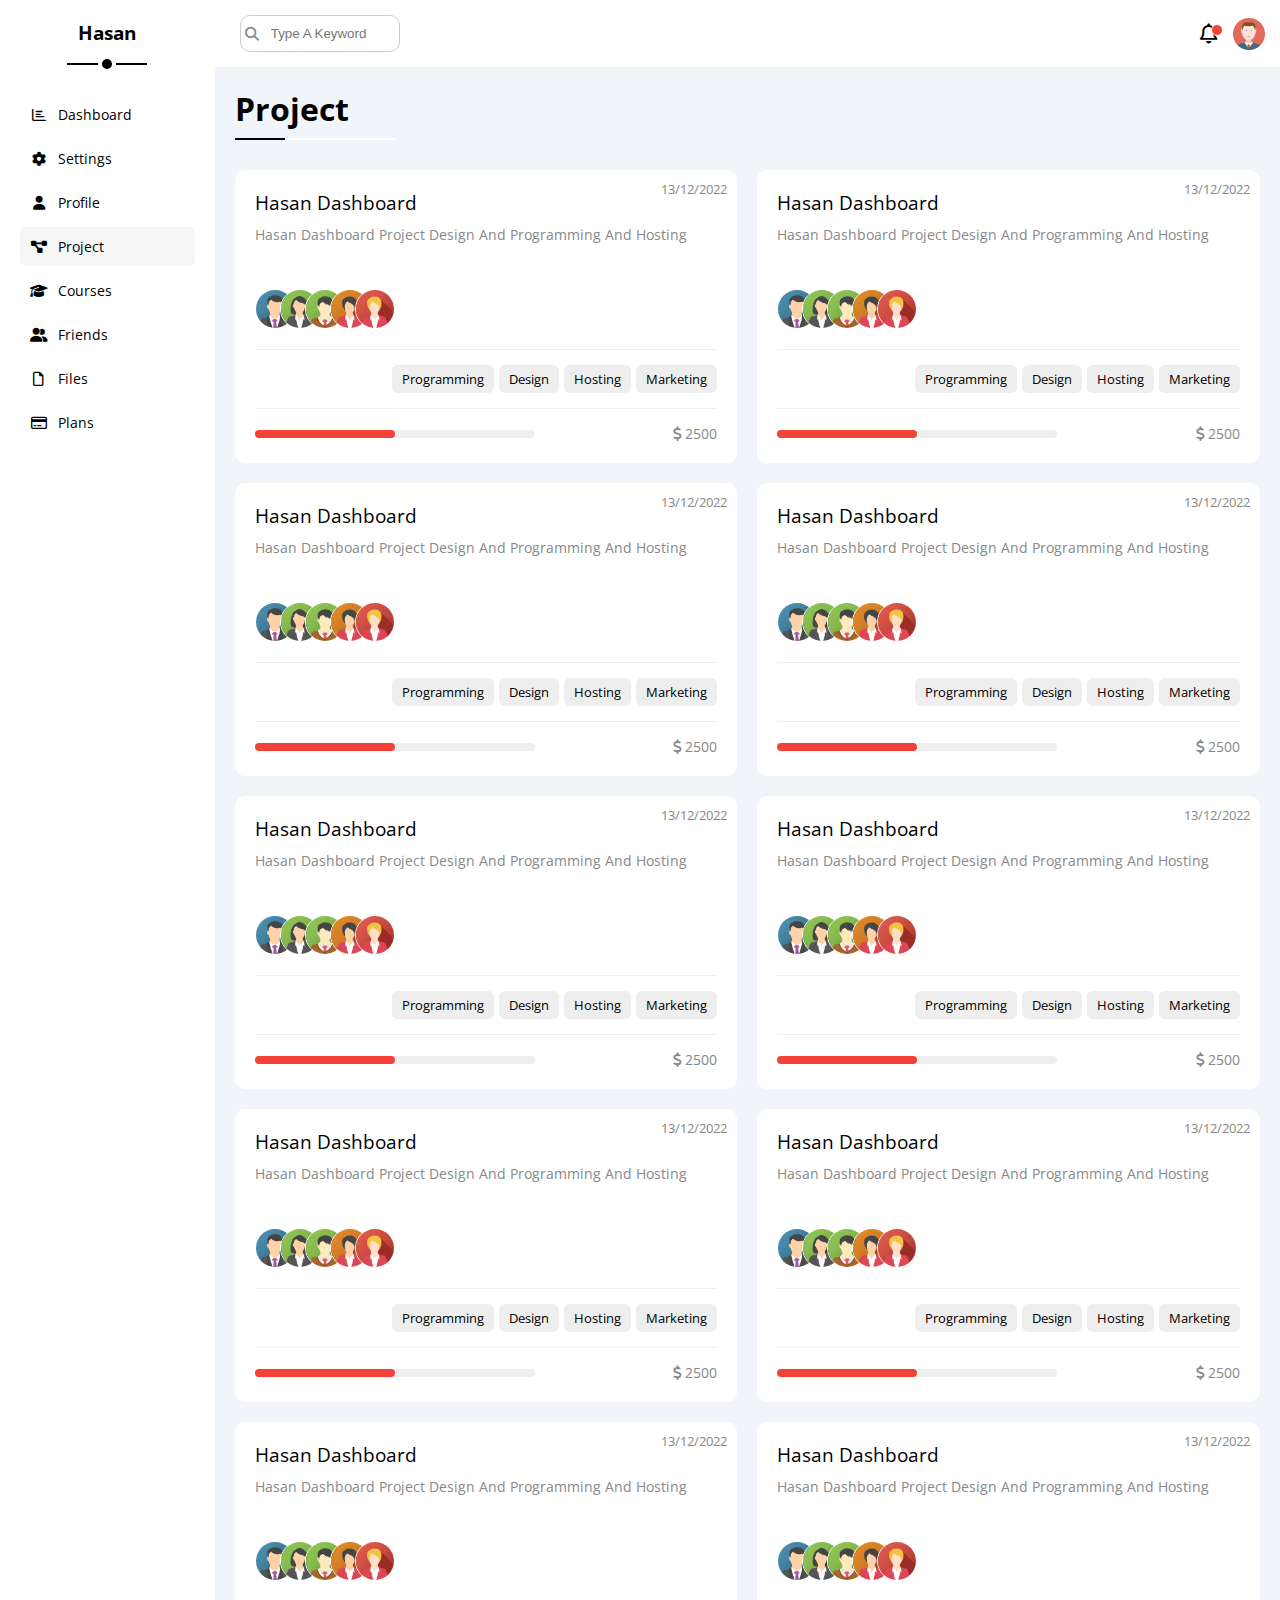
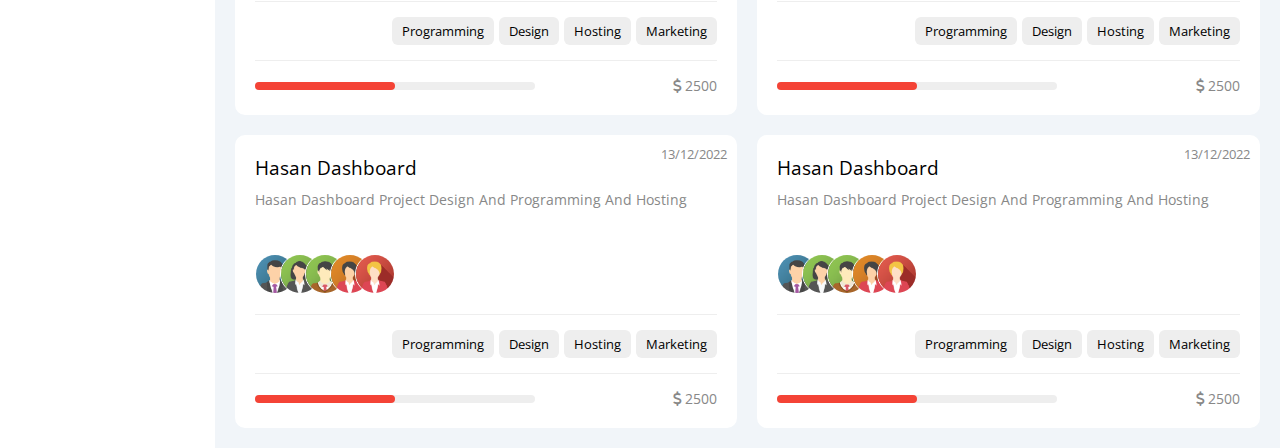
<file: project.html>
<!DOCTYPE html>
<html lang="en">
<head>
    <meta charset="UTF-8">
    <meta http-equiv="X-UA-Compatible" content="IE=edge">
    <meta name="viewport" content="width=device-width, initial-scale=1.0">
    <!-- STYLES -->
    <link rel="stylesheet" href="/css/all.min.css">
    <link rel="stylesheet" href="/css/framework.css">
    <link rel="stylesheet" href="/css/master.css">
    <!-- GOOGLE FONTS -->
    <link rel="preconnect" href="https://fonts.googleapis.com">
    <link rel="preconnect" href="https://fonts.gstatic.com" crossorigin>
    <link href="https://fonts.googleapis.com/css2?family=Open+Sans:wght@300;400;500;700;800&display=swap" rel="stylesheet">
    <title>Project</title>
</head>
<body>
    <div class="page d-flex">
        <div class="sidebar bg-white p-20 p-relative">
            <h3 class="p-relative txt-c mt-0">Hasan</h3>
            <ul>
                <li>
                    <a class="d-flex ai-c fs-14 c-black rad-6 p-10" href="index.html">
                        <i class="far fa-chart-bar fa-fw"></i>
                        <span class="fs-14 ml-10 hide-mobile">Dashboard</span>
                    </a>
                </li>
                <li>
                    <a class="d-flex ai-c fs-14 c-black rad-6 p-10" href="settings.html">
                        <i class="fas fa-cog fa-fw"></i>
                        <span class="fs-14 ml-10 hide-mobile">Settings</span>
                    </a>
                </li>
                <li>
                    <a class="d-flex ai-c fs-14 c-black rad-6 p-10" href="profile.html">
                        <i class="fas fa-user fa-fw"></i>
                        <span class="fs-14 ml-10 hide-mobile">Profile</span>
                    </a>
                </li>
                <li>
                    <a class="active d-flex ai-c fs-14 c-black rad-6 p-10" href="project.html">
                        <i class="fas fa-project-diagram fa-fw"></i>
                        <span class="fs-14 ml-10 hide-mobile">Project</span>
                    </a>
                </li>
                <li>
                    <a class="d-flex ai-c fs-14 c-black rad-6 p-10" href="courses.html">
                        <i class="fas fa-graduation-cap fa-fw"></i>
                        <span class="fs-14 ml-10 hide-mobile">Courses</span>
                    </a>
                </li>
                <li>
                    <a class="d-flex ai-c fs-14 c-black rad-6 p-10" href="friends.html">
                        <i class="fas fa-user-friends fa-fw"></i>
                        <span class="fs-14 ml-10 hide-mobile">Friends</span>
                    </a>
                </li>
                <li>
                    <a class="d-flex ai-c fs-14 c-black rad-6 p-10" href="files.html">
                        <i class="far fa-file fa-fw"></i>
                        <span class="fs-14 ml-10 hide-mobile">Files</span>
                    </a>
                </li>
                <li>
                    <a class="d-flex ai-c fs-14 c-black rad-6 p-10" href="plans.html">
                        <i class="far fa-credit-card fa-fw"></i>
                        <span class="fs-14 ml-10 hide-mobile">Plans</span>
                    </a>
                </li>
            </ul>
        </div>
        <div class="content wd-full">
            <!-- Start Head -->
            <div class="head bg-white p-15 d-flex ai-c jc-b">
                <div class="search p-relative">
                    <input class="p-10 br-1c rad-10 ml-10" type="search" placeholder="Type A Keyword">
                </div>
                <div class="icons d-flex ai-c">
                    <span class="notification p-relative">
                        <i class="fa-regular fa-bell fa-lg"></i>
                    </span>
                    <img src="/images/avatar.png" alt="">
                </div>
            </div>
            <!-- End Head -->
            <h1 class="p-relative">Project</h1>
            <div class="project-page d-grid gap-20 m-20">
                <div class="project bg-white p-20 rad-10 p-relative">
                    <span class="date fs-13 c-gray">13/12/2022</span>
                    <h3 class="m-0">Hasan Dashboard</h3>
                    <p class="c-gray fs-14 mt-10 mb-10">Hasan Dashboard Project Design And Programming And Hosting</p>
                    <div class="team p-relative">
                        <a href="#"><img src="/images/team-01.png" alt=""></a>
                        <a href="#"><img src="/images/team-02.png" alt=""></a>
                        <a href="#"><img src="/images/team-03.png" alt=""></a>
                        <a href="#"><img src="/images/team-04.png" alt=""></a>
                        <a href="#"><img src="/images/team-05.png" alt=""></a>
                    </div>
                    <div class="do d-flex">
                        <span class="fs-13 rad-6 bg-eee ml-5">Programming</span>
                        <span class="fs-13 rad-6 bg-eee ml-5">Design</span>
                        <span class="fs-13 rad-6 bg-eee ml-5">Hosting</span>
                        <span class="fs-13 rad-6 bg-eee ml-5">Marketing</span>
                    </div>
                    <div class="info flex-between">
                        <div class="prog bg-eee rad-6 p-relative">
                            <span class="bg-red rad-6" style="width: 50%;"></span>
                        </div>
                        <div class="fs-14 c-gray">
                            <i class="fa-solid fa-dollar-sign"></i>
                            2500
                        </div>
                    </div>
                </div>
                <div class="project bg-white p-20 rad-10 p-relative">
                    <span class="date fs-13 c-gray">13/12/2022</span>
                    <h3 class="m-0">Hasan Dashboard</h3>
                    <p class="c-gray fs-14 mt-10 mb-10">Hasan Dashboard Project Design And Programming And Hosting</p>
                    <div class="team p-relative">
                        <a href="#"><img src="/images/team-01.png" alt=""></a>
                        <a href="#"><img src="/images/team-02.png" alt=""></a>
                        <a href="#"><img src="/images/team-03.png" alt=""></a>
                        <a href="#"><img src="/images/team-04.png" alt=""></a>
                        <a href="#"><img src="/images/team-05.png" alt=""></a>
                    </div>
                    <div class="do d-flex">
                        <span class="fs-13 rad-6 bg-eee ml-5">Programming</span>
                        <span class="fs-13 rad-6 bg-eee ml-5">Design</span>
                        <span class="fs-13 rad-6 bg-eee ml-5">Hosting</span>
                        <span class="fs-13 rad-6 bg-eee ml-5">Marketing</span>
                    </div>
                    <div class="info flex-between">
                        <div class="prog bg-eee rad-6 p-relative">
                            <span class="bg-red rad-6" style="width: 50%;"></span>
                        </div>
                        <div class="fs-14 c-gray">
                            <i class="fa-solid fa-dollar-sign"></i>
                            2500
                        </div>
                    </div>
                </div>
                <div class="project bg-white p-20 rad-10 p-relative">
                    <span class="date fs-13 c-gray">13/12/2022</span>
                    <h3 class="m-0">Hasan Dashboard</h3>
                    <p class="c-gray fs-14 mt-10 mb-10">Hasan Dashboard Project Design And Programming And Hosting</p>
                    <div class="team p-relative">
                        <a href="#"><img src="/images/team-01.png" alt=""></a>
                        <a href="#"><img src="/images/team-02.png" alt=""></a>
                        <a href="#"><img src="/images/team-03.png" alt=""></a>
                        <a href="#"><img src="/images/team-04.png" alt=""></a>
                        <a href="#"><img src="/images/team-05.png" alt=""></a>
                    </div>
                    <div class="do d-flex">
                        <span class="fs-13 rad-6 bg-eee ml-5">Programming</span>
                        <span class="fs-13 rad-6 bg-eee ml-5">Design</span>
                        <span class="fs-13 rad-6 bg-eee ml-5">Hosting</span>
                        <span class="fs-13 rad-6 bg-eee ml-5">Marketing</span>
                    </div>
                    <div class="info flex-between">
                        <div class="prog bg-eee rad-6 p-relative">
                            <span class="bg-red rad-6" style="width: 50%;"></span>
                        </div>
                        <div class="fs-14 c-gray">
                            <i class="fa-solid fa-dollar-sign"></i>
                            2500
                        </div>
                    </div>
                </div>
                <div class="project bg-white p-20 rad-10 p-relative">
                    <span class="date fs-13 c-gray">13/12/2022</span>
                    <h3 class="m-0">Hasan Dashboard</h3>
                    <p class="c-gray fs-14 mt-10 mb-10">Hasan Dashboard Project Design And Programming And Hosting</p>
                    <div class="team p-relative">
                        <a href="#"><img src="/images/team-01.png" alt=""></a>
                        <a href="#"><img src="/images/team-02.png" alt=""></a>
                        <a href="#"><img src="/images/team-03.png" alt=""></a>
                        <a href="#"><img src="/images/team-04.png" alt=""></a>
                        <a href="#"><img src="/images/team-05.png" alt=""></a>
                    </div>
                    <div class="do d-flex">
                        <span class="fs-13 rad-6 bg-eee ml-5">Programming</span>
                        <span class="fs-13 rad-6 bg-eee ml-5">Design</span>
                        <span class="fs-13 rad-6 bg-eee ml-5">Hosting</span>
                        <span class="fs-13 rad-6 bg-eee ml-5">Marketing</span>
                    </div>
                    <div class="info flex-between">
                        <div class="prog bg-eee rad-6 p-relative">
                            <span class="bg-red rad-6" style="width: 50%;"></span>
                        </div>
                        <div class="fs-14 c-gray">
                            <i class="fa-solid fa-dollar-sign"></i>
                            2500
                        </div>
                    </div>
                </div>
                <div class="project bg-white p-20 rad-10 p-relative">
                    <span class="date fs-13 c-gray">13/12/2022</span>
                    <h3 class="m-0">Hasan Dashboard</h3>
                    <p class="c-gray fs-14 mt-10 mb-10">Hasan Dashboard Project Design And Programming And Hosting</p>
                    <div class="team p-relative">
                        <a href="#"><img src="/images/team-01.png" alt=""></a>
                        <a href="#"><img src="/images/team-02.png" alt=""></a>
                        <a href="#"><img src="/images/team-03.png" alt=""></a>
                        <a href="#"><img src="/images/team-04.png" alt=""></a>
                        <a href="#"><img src="/images/team-05.png" alt=""></a>
                    </div>
                    <div class="do d-flex">
                        <span class="fs-13 rad-6 bg-eee ml-5">Programming</span>
                        <span class="fs-13 rad-6 bg-eee ml-5">Design</span>
                        <span class="fs-13 rad-6 bg-eee ml-5">Hosting</span>
                        <span class="fs-13 rad-6 bg-eee ml-5">Marketing</span>
                    </div>
                    <div class="info flex-between">
                        <div class="prog bg-eee rad-6 p-relative">
                            <span class="bg-red rad-6" style="width: 50%;"></span>
                        </div>
                        <div class="fs-14 c-gray">
                            <i class="fa-solid fa-dollar-sign"></i>
                            2500
                        </div>
                    </div>
                </div>
                <div class="project bg-white p-20 rad-10 p-relative">
                    <span class="date fs-13 c-gray">13/12/2022</span>
                    <h3 class="m-0">Hasan Dashboard</h3>
                    <p class="c-gray fs-14 mt-10 mb-10">Hasan Dashboard Project Design And Programming And Hosting</p>
                    <div class="team p-relative">
                        <a href="#"><img src="/images/team-01.png" alt=""></a>
                        <a href="#"><img src="/images/team-02.png" alt=""></a>
                        <a href="#"><img src="/images/team-03.png" alt=""></a>
                        <a href="#"><img src="/images/team-04.png" alt=""></a>
                        <a href="#"><img src="/images/team-05.png" alt=""></a>
                    </div>
                    <div class="do d-flex">
                        <span class="fs-13 rad-6 bg-eee ml-5">Programming</span>
                        <span class="fs-13 rad-6 bg-eee ml-5">Design</span>
                        <span class="fs-13 rad-6 bg-eee ml-5">Hosting</span>
                        <span class="fs-13 rad-6 bg-eee ml-5">Marketing</span>
                    </div>
                    <div class="info flex-between">
                        <div class="prog bg-eee rad-6 p-relative">
                            <span class="bg-red rad-6" style="width: 50%;"></span>
                        </div>
                        <div class="fs-14 c-gray">
                            <i class="fa-solid fa-dollar-sign"></i>
                            2500
                        </div>
                    </div>
                </div>
                <div class="project bg-white p-20 rad-10 p-relative">
                    <span class="date fs-13 c-gray">13/12/2022</span>
                    <h3 class="m-0">Hasan Dashboard</h3>
                    <p class="c-gray fs-14 mt-10 mb-10">Hasan Dashboard Project Design And Programming And Hosting</p>
                    <div class="team p-relative">
                        <a href="#"><img src="/images/team-01.png" alt=""></a>
                        <a href="#"><img src="/images/team-02.png" alt=""></a>
                        <a href="#"><img src="/images/team-03.png" alt=""></a>
                        <a href="#"><img src="/images/team-04.png" alt=""></a>
                        <a href="#"><img src="/images/team-05.png" alt=""></a>
                    </div>
                    <div class="do d-flex">
                        <span class="fs-13 rad-6 bg-eee ml-5">Programming</span>
                        <span class="fs-13 rad-6 bg-eee ml-5">Design</span>
                        <span class="fs-13 rad-6 bg-eee ml-5">Hosting</span>
                        <span class="fs-13 rad-6 bg-eee ml-5">Marketing</span>
                    </div>
                    <div class="info flex-between">
                        <div class="prog bg-eee rad-6 p-relative">
                            <span class="bg-red rad-6" style="width: 50%;"></span>
                        </div>
                        <div class="fs-14 c-gray">
                            <i class="fa-solid fa-dollar-sign"></i>
                            2500
                        </div>
                    </div>
                </div>
                <div class="project bg-white p-20 rad-10 p-relative">
                    <span class="date fs-13 c-gray">13/12/2022</span>
                    <h3 class="m-0">Hasan Dashboard</h3>
                    <p class="c-gray fs-14 mt-10 mb-10">Hasan Dashboard Project Design And Programming And Hosting</p>
                    <div class="team p-relative">
                        <a href="#"><img src="/images/team-01.png" alt=""></a>
                        <a href="#"><img src="/images/team-02.png" alt=""></a>
                        <a href="#"><img src="/images/team-03.png" alt=""></a>
                        <a href="#"><img src="/images/team-04.png" alt=""></a>
                        <a href="#"><img src="/images/team-05.png" alt=""></a>
                    </div>
                    <div class="do d-flex">
                        <span class="fs-13 rad-6 bg-eee ml-5">Programming</span>
                        <span class="fs-13 rad-6 bg-eee ml-5">Design</span>
                        <span class="fs-13 rad-6 bg-eee ml-5">Hosting</span>
                        <span class="fs-13 rad-6 bg-eee ml-5">Marketing</span>
                    </div>
                    <div class="info flex-between">
                        <div class="prog bg-eee rad-6 p-relative">
                            <span class="bg-red rad-6" style="width: 50%;"></span>
                        </div>
                        <div class="fs-14 c-gray">
                            <i class="fa-solid fa-dollar-sign"></i>
                            2500
                        </div>
                    </div>
                </div>
                <div class="project bg-white p-20 rad-10 p-relative">
                    <span class="date fs-13 c-gray">13/12/2022</span>
                    <h3 class="m-0">Hasan Dashboard</h3>
                    <p class="c-gray fs-14 mt-10 mb-10">Hasan Dashboard Project Design And Programming And Hosting</p>
                    <div class="team p-relative">
                        <a href="#"><img src="/images/team-01.png" alt=""></a>
                        <a href="#"><img src="/images/team-02.png" alt=""></a>
                        <a href="#"><img src="/images/team-03.png" alt=""></a>
                        <a href="#"><img src="/images/team-04.png" alt=""></a>
                        <a href="#"><img src="/images/team-05.png" alt=""></a>
                    </div>
                    <div class="do d-flex">
                        <span class="fs-13 rad-6 bg-eee ml-5">Programming</span>
                        <span class="fs-13 rad-6 bg-eee ml-5">Design</span>
                        <span class="fs-13 rad-6 bg-eee ml-5">Hosting</span>
                        <span class="fs-13 rad-6 bg-eee ml-5">Marketing</span>
                    </div>
                    <div class="info flex-between">
                        <div class="prog bg-eee rad-6 p-relative">
                            <span class="bg-red rad-6" style="width: 50%;"></span>
                        </div>
                        <div class="fs-14 c-gray">
                            <i class="fa-solid fa-dollar-sign"></i>
                            2500
                        </div>
                    </div>
                </div>
                <div class="project bg-white p-20 rad-10 p-relative">
                    <span class="date fs-13 c-gray">13/12/2022</span>
                    <h3 class="m-0">Hasan Dashboard</h3>
                    <p class="c-gray fs-14 mt-10 mb-10">Hasan Dashboard Project Design And Programming And Hosting</p>
                    <div class="team p-relative">
                        <a href="#"><img src="/images/team-01.png" alt=""></a>
                        <a href="#"><img src="/images/team-02.png" alt=""></a>
                        <a href="#"><img src="/images/team-03.png" alt=""></a>
                        <a href="#"><img src="/images/team-04.png" alt=""></a>
                        <a href="#"><img src="/images/team-05.png" alt=""></a>
                    </div>
                    <div class="do d-flex">
                        <span class="fs-13 rad-6 bg-eee ml-5">Programming</span>
                        <span class="fs-13 rad-6 bg-eee ml-5">Design</span>
                        <span class="fs-13 rad-6 bg-eee ml-5">Hosting</span>
                        <span class="fs-13 rad-6 bg-eee ml-5">Marketing</span>
                    </div>
                    <div class="info flex-between">
                        <div class="prog bg-eee rad-6 p-relative">
                            <span class="bg-red rad-6" style="width: 50%;"></span>
                        </div>
                        <div class="fs-14 c-gray">
                            <i class="fa-solid fa-dollar-sign"></i>
                            2500
                        </div>
                    </div>
                </div>
                <div class="project bg-white p-20 rad-10 p-relative">
                    <span class="date fs-13 c-gray">13/12/2022</span>
                    <h3 class="m-0">Hasan Dashboard</h3>
                    <p class="c-gray fs-14 mt-10 mb-10">Hasan Dashboard Project Design And Programming And Hosting</p>
                    <div class="team p-relative">
                        <a href="#"><img src="/images/team-01.png" alt=""></a>
                        <a href="#"><img src="/images/team-02.png" alt=""></a>
                        <a href="#"><img src="/images/team-03.png" alt=""></a>
                        <a href="#"><img src="/images/team-04.png" alt=""></a>
                        <a href="#"><img src="/images/team-05.png" alt=""></a>
                    </div>
                    <div class="do d-flex">
                        <span class="fs-13 rad-6 bg-eee ml-5">Programming</span>
                        <span class="fs-13 rad-6 bg-eee ml-5">Design</span>
                        <span class="fs-13 rad-6 bg-eee ml-5">Hosting</span>
                        <span class="fs-13 rad-6 bg-eee ml-5">Marketing</span>
                    </div>
                    <div class="info flex-between">
                        <div class="prog bg-eee rad-6 p-relative">
                            <span class="bg-red rad-6" style="width: 50%;"></span>
                        </div>
                        <div class="fs-14 c-gray">
                            <i class="fa-solid fa-dollar-sign"></i>
                            2500
                        </div>
                    </div>
                </div>
                <div class="project bg-white p-20 rad-10 p-relative">
                    <span class="date fs-13 c-gray">13/12/2022</span>
                    <h3 class="m-0">Hasan Dashboard</h3>
                    <p class="c-gray fs-14 mt-10 mb-10">Hasan Dashboard Project Design And Programming And Hosting</p>
                    <div class="team p-relative">
                        <a href="#"><img src="/images/team-01.png" alt=""></a>
                        <a href="#"><img src="/images/team-02.png" alt=""></a>
                        <a href="#"><img src="/images/team-03.png" alt=""></a>
                        <a href="#"><img src="/images/team-04.png" alt=""></a>
                        <a href="#"><img src="/images/team-05.png" alt=""></a>
                    </div>
                    <div class="do d-flex">
                        <span class="fs-13 rad-6 bg-eee ml-5">Programming</span>
                        <span class="fs-13 rad-6 bg-eee ml-5">Design</span>
                        <span class="fs-13 rad-6 bg-eee ml-5">Hosting</span>
                        <span class="fs-13 rad-6 bg-eee ml-5">Marketing</span>
                    </div>
                    <div class="info flex-between">
                        <div class="prog bg-eee rad-6 p-relative">
                            <span class="bg-red rad-6" style="width: 50%;"></span>
                        </div>
                        <div class="fs-14 c-gray">
                            <i class="fa-solid fa-dollar-sign"></i>
                            2500
                        </div>
                    </div>
                </div>
            </div>
        </div>
    </div>
</body>
</html>
</file>
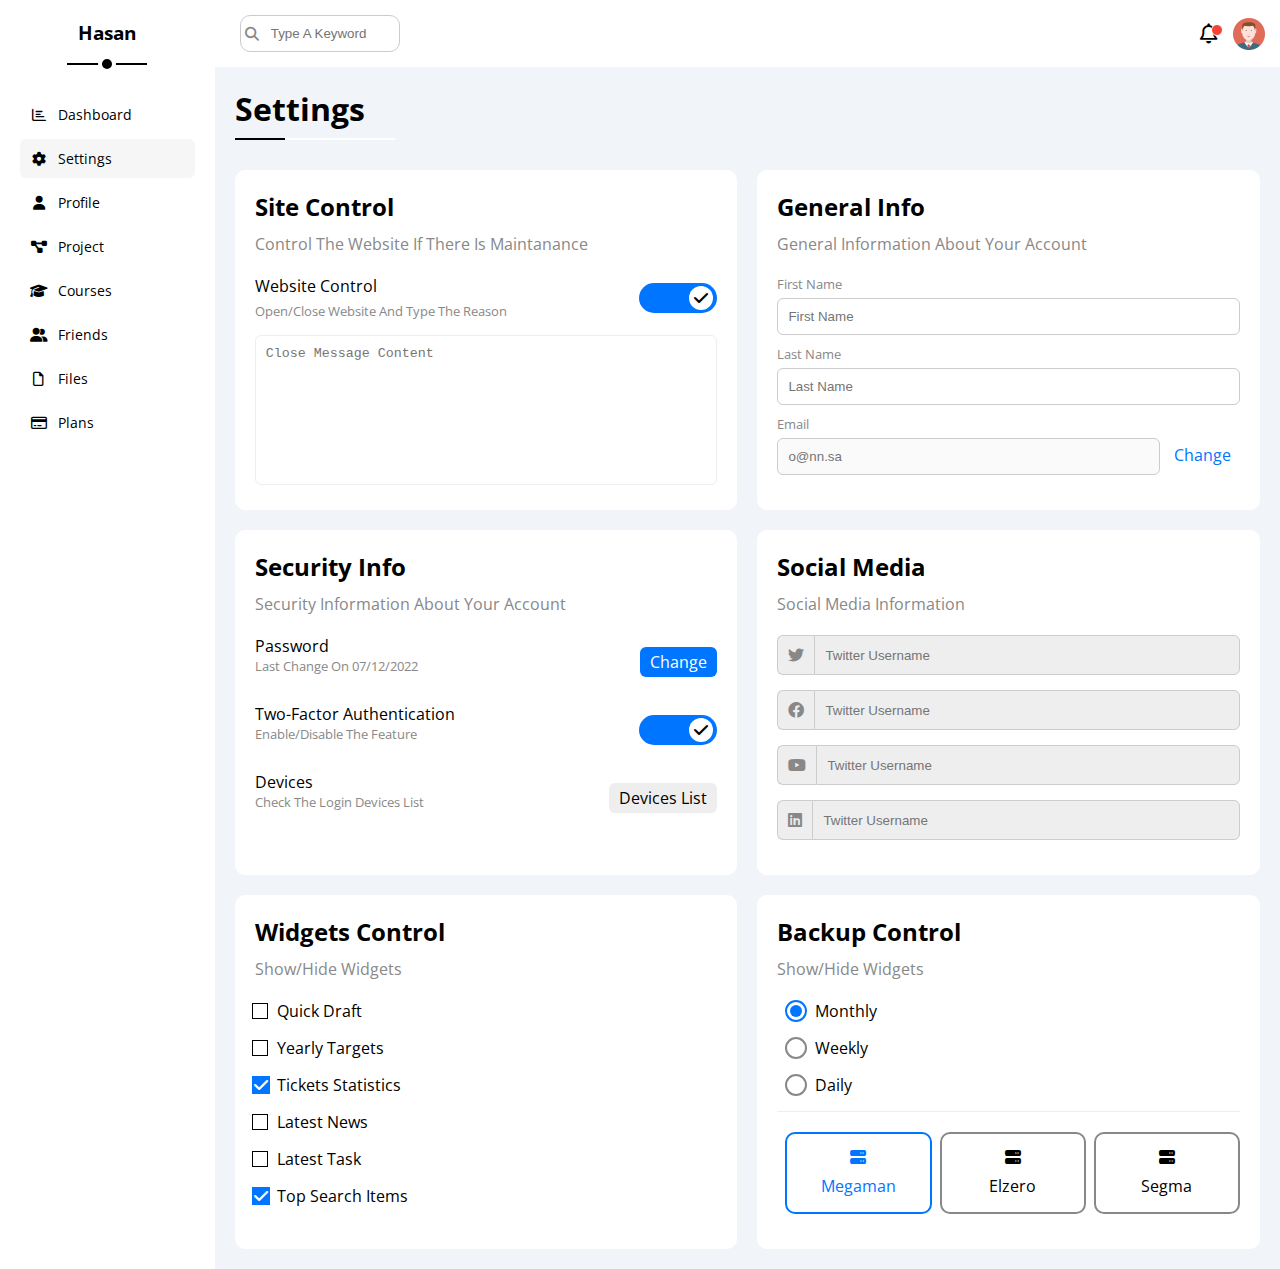
<file: settings.html>
<!DOCTYPE html>
<html lang="en">
<head>
    <meta charset="UTF-8">
    <meta http-equiv="X-UA-Compatible" content="IE=edge">
    <meta name="viewport" content="width=device-width, initial-scale=1.0">
    <!-- STYLES -->
    <link rel="stylesheet" href="/css/all.min.css">
    <link rel="stylesheet" href="/css/framework.css">
    <link rel="stylesheet" href="/css/master.css">
    <!-- GOOGLE FONTS -->
    <link rel="preconnect" href="https://fonts.googleapis.com">
    <link rel="preconnect" href="https://fonts.gstatic.com" crossorigin>
    <link href="https://fonts.googleapis.com/css2?family=Open+Sans:wght@300;400;500;700;800&display=swap" rel="stylesheet">
    <title>Settings</title>
</head>
<body>
    <div class="page d-flex">
        <div class="sidebar bg-white p-20 p-relative">
            <h3 class="p-relative txt-c mt-0">Hasan</h3>
            <ul>
                <li>
                    <a class="d-flex ai-c fs-14 c-black rad-6 p-10" href="index.html">
                        <i class="far fa-chart-bar fa-fw"></i>
                        <span class="fs-14 ml-10 hide-mobile">Dashboard</span>
                    </a>
                </li>
                <li>
                    <a class="active d-flex ai-c fs-14 c-black rad-6 p-10" href="settings.html">
                        <i class="fas fa-cog fa-fw"></i>
                        <span class="fs-14 ml-10 hide-mobile">Settings</span>
                    </a>
                </li>
                <li>
                    <a class="d-flex ai-c fs-14 c-black rad-6 p-10" href="profile.html">
                        <i class="fas fa-user fa-fw"></i>
                        <span class="fs-14 ml-10 hide-mobile">Profile</span>
                    </a>
                </li>
                <li>
                    <a class="d-flex ai-c fs-14 c-black rad-6 p-10" href="project.html">
                        <i class="fas fa-project-diagram fa-fw"></i>
                        <span class="fs-14 ml-10 hide-mobile">Project</span>
                    </a>
                </li>
                <li>
                    <a class="d-flex ai-c fs-14 c-black rad-6 p-10" href="courses.html">
                        <i class="fas fa-graduation-cap fa-fw"></i>
                        <span class="fs-14 ml-10 hide-mobile">Courses</span>
                    </a>
                </li>
                <li>
                    <a class="d-flex ai-c fs-14 c-black rad-6 p-10" href="friends.html">
                        <i class="fas fa-user-friends fa-fw"></i>
                        <span class="fs-14 ml-10 hide-mobile">Friends</span>
                    </a>
                </li>
                <li>
                    <a class="d-flex ai-c fs-14 c-black rad-6 p-10" href="files.html">
                        <i class="far fa-file fa-fw"></i>
                        <span class="fs-14 ml-10 hide-mobile">Files</span>
                    </a>
                </li>
                <li>
                    <a class="d-flex ai-c fs-14 c-black rad-6 p-10" href="plans.html">
                        <i class="far fa-credit-card fa-fw"></i>
                        <span class="fs-14 ml-10 hide-mobile">Plans</span>
                    </a>
                </li>
            </ul>
        </div>
        <div class="content wd-full">
            <!-- Start Head -->
            <div class="head bg-white p-15 d-flex ai-c jc-b">
                <div class="search p-relative">
                    <input class="p-10 br-1c rad-10 ml-10" type="search" placeholder="Type A Keyword">
                </div>
                <div class="icons d-flex ai-c">
                    <span class="notification p-relative">
                        <i class="fa-regular fa-bell fa-lg"></i>
                    </span>
                    <img src="/images/avatar.png" alt="">
                </div>
            </div>
            <!-- End Head -->
            <h1 class="p-relative">Settings</h1>
            <!-- Start Settings -->
            <div class="settings-page m-20 d-grid gap-20">
                <!-- Start Settings Box -->
                <div class="p-20 bg-white rad-10">
                    <h2 class="mt-0 mb-10">Site Control</h2>
                    <p class="mt-0 mb-20 c-gray fs-15">Control The Website If There Is Maintanance</p>
                    <div class="flex-between mb-15">
                        <div>
                            <span>Website Control</span>
                            <p class="mt-5 mb-0 c-gray fs-13">Open/Close Website And Type The Reason</p>
                        </div>
                        <div>
                            <label>
                                <input class="toggle-checkbox" type="checkbox" checked>
                                <div class="toggle-switch"></div>
                            </label>
                        </div>
                    </div>
                    <textarea class="close-message wd-full p-10 b-none rad-6" placeholder="Close Message Content"></textarea>
                </div>
                <!-- End Settings Box -->
                <!-- Start Settings Box -->
                <div class="p-20 bg-white rad-10">
                    <h2 class="mt-0 mb-10">General Info</h2>
                    <p class="mt-0 mb-20 c-gray fs-15">General Information About Your Account</p>
                    <div>
                        <label class="fs-13 c-gray d-block" for="first">First Name</label>
                        <input 
                        class="first mt-5 mb-10 b-none br-1c c-gray wd-full rad-6 p-10" type="text"
                        placeholder="First Name"
                        id="first">
                    </div>
                    <div>
                        <label class="fs-13 c-gray d-block" for="first">Last Name</label>
                        <input 
                        class="last mt-5 mb-10 b-none br-1c c-gray wd-full rad-6 p-10" type="text"
                        placeholder="Last Name"
                        id="last">
                    </div>
                    <div>
                        <label class="fs-13 c-gray d-block" for="last">Email</label>
                        <input 
                        class="email mt-5 mb-10 b-none br-1c c-gray wd-full rad-6 p-10 mr-10" type="email"
                        placeholder="o@nn.sa"
                        id="email"
                        disabled>
                        <a class="c-blue" href="#">Change</a>
                    </div>
                </div>
                <!-- End Settings Box -->
                <!-- Start Settings Box -->
                <div class="p-20 bg-white rad-10">
                    <h2 class="mt-0 mb-10">Security Info</h2>
                    <p class="mt-0 mb-20 c-gray fs-15">Security Information About Your Account</p>
                    <div class="sec-box mb-15 flex-between">
                        <div>
                            <span>Password</span>
                            <p class="c-gray fs-13 mt-0">Last Change On 07/12/2022</p>
                        </div>
                        <a class="button bg-blue c-white btn-shape" href="#">Change</a>
                    </div>
                    <div class="sec-box mb-15 flex-between">
                        <div>
                            <span>Two-Factor Authentication</span>
                            <p class="c-gray fs-13 mt-0">Enable/Disable The Feature</p>
                        </div>
                        <label>
                            <input class="toggle-checkbox" type="checkbox" checked>
                            <div class="toggle-switch"></div>
                        </label>
                    </div>
                    <div class="sec-box mb-15 flex-between">
                        <div>
                            <span>Devices</span>
                            <p class="c-gray fs-13 mt-0">Check The Login Devices List</p>
                        </div>
                        <a class="button bg-eee c-black btn-shape" href="#">Devices List</a>
                    </div>
                </div>
                <!-- End Settings Box -->
                <!-- Start Settings Box -->
                <div class="social-boxes p-20 bg-white rad-10">
                    <h2 class="mt-0 mb-10">Social Media</h2>
                    <p class="mt-0 mb-20 c-gray fs-15">Social Media Information</p>
                    <div class="twitter d-flex ai-c mb-15">
                        <i class="fa-brands fa-twitter bg-eee br-1c flex-center p-10 c-gray"></i>
                        <input class="wd-full bg-eee b-none br-1c" type="text" placeholder="Twitter Username">
                    </div>
                    <div class="facebook d-flex ai-c mb-15">
                        <i class="fa-brands fa-facebook bg-eee br-1c flex-center p-10 c-gray"></i>
                        <input class="wd-full bg-eee b-none br-1c" type="text" placeholder="Twitter Username">
                    </div>
                    <div class="youtube d-flex ai-c mb-15">
                        <i class="fa-brands fa-youtube bg-eee br-1c flex-center p-10 c-gray"></i>
                        <input class="wd-full bg-eee b-none br-1c" type="text" placeholder="Twitter Username">
                    </div>
                    <div class="linkedin d-flex ai-c mb-15">
                        <i class="fa-brands fa-linkedin bg-eee br-1c flex-center p-10 c-gray"></i>
                        <input class="wd-full bg-eee b-none br-1c" type="text" placeholder="Twitter Username">
                    </div>
                </div>
                <!-- End Settings Box -->
                <!-- Start Settings Box -->
                <div class="widgets-control p-20 bg-white rad-10">
                    <h2 class="mt-0 mb-10">Widgets Control</h2>
                    <p class="mt-0 mb-20 c-gray fs-15">Show/Hide Widgets</p>
                    <div class="mb-15 d-flex">
                        <input type="checkbox" id="quick-draft">
                        <label class="p-relative pl-15" for="quick-draft">Quick Draft</label>
                    </div>
                    <div class="mb-15 d-flex">
                        <input type="checkbox" id="yearly-targets">
                        <label class="p-relative pl-15" for="yearly-targets">Yearly Targets</label>
                    </div>
                    <div class="mb-15 d-flex">
                        <input type="checkbox" id="tickets-statistics" checked>
                        <label class="p-relative pl-15" for="tickets-statistics">Tickets Statistics</label>
                    </div>
                    <div class="mb-15 d-flex">
                        <input type="checkbox" id="latest-news">
                        <label class="p-relative pl-15" for="latest-news">Latest News</label>
                    </div>
                    <div class="mb-15 d-flex">
                        <input type="checkbox" id="latest-task">
                        <label class="p-relative pl-15" for="latest-task">Latest Task</label>
                    </div>
                    <div class="mb-15 d-flex">
                        <input type="checkbox" id="top-search-items" checked>
                        <label class="p-relative pl-15" for="top-search-items">Top Search Items</label>
                    </div>
                </div>
                <!-- End Settings Box -->
                <!-- Start Settings Box -->
                <div class="backup-control p-20 bg-white rad-10">
                    <h2 class="mt-0 mb-10">Backup Control</h2>
                    <p class="mt-0 mb-20 c-gray fs-15">Show/Hide Widgets</p>
                    <div class="date mb-15 d-flex">
                        <input type="radio" name="time" id="monthly" checked>
                        <label class="p-relative pl-15" for="monthly">Monthly</label>
                    </div>
                    <div class="date mb-15 d-flex">
                        <input type="radio" name="time" id="weekly">
                        <label class="p-relative pl-15" for="weekly">Weekly</label>
                    </div>
                    <div class="date mb-15 d-flex">
                        <input type="radio" name="time" id="daily">
                        <label class="p-relative pl-15" for="daily">Daily</label>
                    </div>
                    
                    <div class="servers d-flex ai-c txt-c">
                        <input type="radio" name="servers" id="server-one" checked>
                        <div class="server mb-15 rad-10 wd-full">
                            <label class="d-block m-15" for="server-one">
                                <i class="fa-solid fa-server mb-10 d-block"></i>
                                Megaman
                            </label>
                        </div>
                        <input type="radio" name="servers" id="server-two">
                        <div class="server mb-15 rad-10 wd-full">
                            <label class="d-block m-15" for="server-two">
                                <i class="fa-solid fa-server mb-10 d-block"></i>
                                Elzero
                            </label>
                        </div>
                        <input type="radio" name="servers" id="server-three">
                        <div class="server mb-15 rad-10 wd-full">
                            <label class="d-block m-15" for="server-three">
                                <i class="fa-solid fa-server mb-10 d-block"></i>
                                Segma
                            </label>
                        </div>
                    </div>
                </div>
                <!-- End Settings Box -->
            </div>
            <!-- End Settings -->
        </div>
    </div>
</body>
</html>
</file>
<file: css/framework.css>
:root {
    --blue-color: #0075ff;
    --blue-alt-color: #0d69d5;
    --orange-color: #f59e0b;
    --green-color: #22c55e;
    --red-color: #f44336;
    --gray-color: #888;
}
/* Start Box */
.d-block {
    display: block;
}
.d-flex {
    display: flex;
}
.ai-c {
    align-items: center;
}
.jc-c {
    justify-content: center;
}
.jc-b {
    justify-content: space-between;
}
.f-wrap {
    flex-wrap: wrap;
}
.d-grid {
    display: grid;
}
.gap-20 {
    gap: 20px;
}
@media (max-width: 767px) {
    .blk-mobile {
        display: block;
    }
    .hide-mobile {
        display: none;
    }
}
/* End Box */
/* Start Width + Height */
.wd-full {
    width: 100%;
}
.wd-fit {
    width: fit-content;
}
.h-full {
    height: 100%;
}
.wd-100 {
    width: 100px;
}
.h-100 {
    height: 100px;
}
/* End Width + Height */
/* Start Padding + Margin */
.p-10 {
    padding: 10px;
}
.p-15 {
    padding: 15px;
}
.p-20 {
    padding: 20px;
}
.pm-10 {
    padding-bottom: 10px;
}
.pt-10 {
    padding-top: 10px;
}
.pt-20 {
    padding-top: 20px;
}
.pm-20 {
    padding-bottom: 20px;
}
.pm-15 {
    padding-bottom: 15px;
}
.pm-20 {
    padding-bottom: 20px;
}
.pt-15 {
    padding-top: 15px;
}
.pl-15 {
    padding-left: 15px;
}
.pr-15 {
    padding-right: 15px;
}
.m-0 {
    margin: 0;
}
.m-15 {
    margin: 15px;
}
.mt-0 {
    margin-top: 0;
}
.mb-0 {
    margin-bottom: 0;
}
.mt-5 {
    margin-top: 5px;
}
.mb-5 {
    margin-bottom: 5px;
}
.ml-5 {
    margin-left: 5px;
}
.m-20 {
    margin: 20px;
}
.ml-10 {
    margin-left: 10px;
}
.mr-10 {
    margin-right: 10px;
}
.mr-15 {
    margin-right: 15px;
}
.mt-10 {
    margin-top: 10px;
}
.mt-15 {
    margin-top: 15px;
}
.mb-15 {
    margin-bottom: 15px;
}
.mb-10 {
    margin-bottom: 10px;
}
.ml-20 {
    margin-left: 20px;
}
.mr-20 {
    margin-right: 20px;
}
.mt-20 {
    margin-top: 20px;
}
.mb-20 {
    margin-bottom: 20px;
}
.mt-25 {
    margin-top: 25px;
}
.mb-25 {
    margin-bottom: 25px;
}
.mt-50 {
    margin-top: 50px;
}
.mb-50 {
    margin-bottom: 50px;
}
/* End Padding + Margin */
/* Start Color */
.c-black {
    color: black;
}
.c-gray {
    color: var(--gray-color);
}
.c-white {
    color: white;
}
.c-orange {
    color: var(--orange-color);
}
.c-blue {
    color: var(--blue-color);
}
.c-red {
    color: var(--red-color);
}
.c-green {
    color: var(--green-color);
}
.bg-blue {
    background-color: var(--blue-color);
}
.bg-eee {
    background-color: #eee;
}
.bg-white {
    background-color: white;
}
.bg-orange {
    background-color: var(--orange-color);
}
.bg-red {
    background-color: var(--red-color);
}
.bg-green {
    background-color: var(--green-color);
}
.bg-gray {
    background-color: var(--gray-color);
}
/* End Color */
/* Start Position */
.p-relative {
    position: relative;
}
/* End Position */
/* Start Font */
.txt-c {
    text-align: center;
}
.fs-13 {
    font-size: 13px;
}
.fs-14 {
font-size: 14px;
}
.f-15 {
    font-size: 15px;
}
.fs-25 {
    font-size: 25px;
}
.fw-bold {
    font-weight: bold;
}
.awesome-bold {
    font-weight: 900;
}
/* End Font */
/* Start Border */
.b-none {
    border: none;
}
.br-1c {
    border: 1px solid #ccc;
}
.br-1e {
    border: 1px solid #EEE;
}
.rad-6 {
    border-radius: 6px;
    -webkit-border-radius: 6px;
    -moz-border-radius: 6px;
    -ms-border-radius: 6px;
    -o-border-radius: 6px;
}
.rad-10 {
    border-radius: 10px;
    -webkit-border-radius: 10px;
    -moz-border-radius: 10px;
    -ms-border-radius: 10px;
    -o-border-radius: 10px;
}
.rad-half {
    border-radius: 50%;
    -webkit-border-radius: 50%;
    -moz-border-radius: 50%;
    -ms-border-radius: 50%;
    -o-border-radius: 50%;
}
/* End Border */
/* Start Components */
.flex-center {
    display: flex;
    justify-content: center;
    align-items: center;
}
.flex-between {
    display: flex;
    justify-content: space-between;
    align-items: center;
}
.btn-shape {
    padding: 4px 10px;
    border-radius: 6px;
    -webkit-border-radius: 6px;
    -moz-border-radius: 6px;
    -ms-border-radius: 6px;
    -o-border-radius: 6px;
}
/* End Components */
/* Start Media Screen*/
@media (max-width: 767px) {
    .txt-c-mobile {
        text-align: center;
    }
}
/* End Media Screen*/
</file>
<file: css/master.css>
:root {
    --blue-color: #0075ff;
    --blue-alt-color: #0d69d5;
    --oreange-color: #f59e0b;
    --green-color: #22c55e;
    --red-color: #f44336;
    --gray-color: #888;
}
* {
    box-sizing: border-box;
}
body {
    font-family: 'Open Sans', sans-serif;
    padding: 0;
    margin: 0;
}
*:focus {
    outline: none;
}
a {
    text-decoration: none;
}
ul {
    list-style: none;
    padding: 0;
    margin: 0;
}
::-webkit-scrollbar {
    width: 20px;
}
::-webkit-scrollbar-track {
    background-color: #FFF;
}
::-webkit-scrollbar-thumb {
    background-color: var(--blue-color);
}
::-webkit-scrollbar-thumb:hover {
    background-color: var(--blue-alt-color);
}
.page {
    background-color: #f1f5f9;
    min-height: 100vh;
}
/* Start Sidebar */
.sidebar {
    width: 250px;
}
.sidebar > h3 {
    margin-bottom: 50px;
}
@media (min-width: 768px) {
    .sidebar > h3::before,
    .sidebar > h3::after {
        content: "";
        position: absolute;
        background-color: black;
        left: 50%;
        transform: translateX(-50%);
        -webkit-transform: translateX(-50%);
        -moz-transform: translateX(-50%);
        -ms-transform: translateX(-50%);
        -o-transform: translateX(-50%);
    }
    .sidebar > h3::before {
        width: 80px;
        height: 2px;
        bottom: -20px;
    }
    .sidebar > h3::after {
        width: 10px;
        height: 10px;
        border: 4px solid #FFF;
        border-radius: 50%;
        bottom: -28px;
        -webkit-border-radius: 50%;
        -moz-border-radius: 50%;
        -ms-border-radius: 50%;
        -o-border-radius: 50%;
    }
}
@media (max-width: 767px) {
    .sidebar {
        width: 58px;
        padding: 10px;
    }
    .sidebar > h3 {
        font-size: 13px;
        margin-bottom: 15px;
    }
}
.sidebar ul li a {
    margin-bottom: 5px;
    transition: 0.3s;
    -webkit-transition: 0.3s;
    -moz-transition: 0.3s;
    -ms-transition: 0.3s;
    -o-transition: 0.3s;
}
.sidebar ul li a:hover,
.sidebar ul li a.active {
    background-color: #F6F6F6;
}
/* End Sidebar */
/* Start Content */
.content {
    overflow: hidden;
}
.content .search::before {
    font-family: "Font Awesome 6 Free";
    content: "\f002";
    position: absolute;
    font-weight: bold;
    font-size: 14px;
    top: 50%;
    transform: translateY(-50%);
    -webkit-transform: translateY(-50%);
    -moz-transform: translateY(-50%);
    -ms-transform: translateY(-50%);
    -o-transform: translateY(-50%);
    left: 15px;
    color: var(--gray-color);
}
.content .search input {
    padding-left: 30px;
    width: 160px;
    transition: width 0.3s, padding-left 0.3s;
    -webkit-transition: width 0.3s, padding-left 0.3s;
    -moz-transition: width 0.3s, padding-left 0.3s;
    -ms-transition: width 0.3s, padding-left 0.3s;
    -o-transition: width 0.3s, padding-left 0.3s;
}
.content .search input:focus {
    width: 200px;
    padding-left: 25px;
}
.content .search input:focus::placeholder {
    opacity: 0;
}
.head .icons .notification::before {
    content: "";
    position: absolute;
    width: 10px;
    height: 10px;
    border-radius: 50%;
    -webkit-border-radius: 50%;
    -moz-border-radius: 50%;
    -ms-border-radius: 50%;
    -o-border-radius: 50%;
    border: 1px solid #FFF;
    background-color: var(--red-color);
    right: -5px;
    top: 1px;
}
.head .icons img {
    width: 32px;
    height: 32px;
    margin-left: 15px;
}
.page h1 {
    margin: 20px 20px 40px;
}
.page h1::before,
.page h1::after {
    content: "";
    position: absolute;
    bottom: -10px;
    left: 0;
    height: 2px;
}
.page h1::before {
    width: 160px;
    background-color: #FFF;
}
.page h1::after {
    background-color: #000;
    width: 50px;
}
.page .wrapper {
    grid-template-columns: repeat(auto-fill, minmax(450px, 1fr));
}
@media (max-width: 767px) {
    .page .wrapper {
        grid-template-columns: minmax(200px, 1fr);
        margin-left: 10px;
        margin-right: 10px;
        gap: 10px;
    }
}
/* End Content */
/* Start Welcome Wedget */
.welcome {
    overflow: hidden;
}
.welcome .intro img {
    width: 200px;
    margin-bottom: -10px;
}
.welcome .avatar {
    width: 64px;
    height: 64px;
    background-color: white;
    border-radius: 50%;
    -webkit-border-radius: 50%;
    -moz-border-radius: 50%;
    -ms-border-radius: 50%;
    -o-border-radius: 50%;
    margin-left: 20px;
    margin-top: -35px;
    border: 3px solid #FFF;
    padding: 2px;
}
.welcome .body {
    border-top: 1px solid #EEE;
    border-bottom: 1px solid #EEE;
}
.welcome .body > div {
    flex: 1;
}
.welcome .visit {
    margin: 0 15px 15px auto;
    transition: 0.3s;
    -webkit-transition: 0.3s;
    -moz-transition: 0.3s;
    -ms-transition: 0.3s;
    -o-transition: 0.3s;
}
.welcome .visit:hover {
    background-color: var(--blue-alt-color);
}
@media (max-width: 767px) {
    .welcome .intro {
        padding-bottom: 30px;
    }
    .welcome .avatar {
        margin-left: 0;
    }
}
/* End Welcome Wedget */
/* Start Quick-draft */
.quick-draft textarea {
    resize: none;
    min-height: 180px;
}
.quick-draft .save {
    margin-left: auto;
    cursor: pointer;
    transition: 0.3s;
    -webkit-transition: 0.3s;
    -moz-transition: 0.3s;
    -ms-transition: 0.3s;
    -o-transition: 0.3s;
}
.quick-draft .save:hover {
    background-color: var(--blue-alt-color);
}
/* End Quick-draft */
/* Start Targets */
.target .targets-row .icon {
    width: 80px;
    height: 80px;
    background-color: rgb(0 117 255 / 20%);
}
.target .details {
    flex: 1;
}
.target .details .progress {
    height: 5px;
}
.target .details .progress > span {
    position: absolute;
    left: 0;
    top: 0;
    height: 5px;
}
.target .details .progress > span span {
    position: absolute;
    bottom: 16px;
    right: -16px;
    padding: 2px 3px;
    font-size: 12px;
}
.target .details .progress > span span::after {
    content: "";
    position: absolute;
    bottom: -10px;
    left: 50%;
    transform: translateX(-50%);
    -webkit-transform: translateX(-50%);
    -moz-transform: translateX(-50%);
    -ms-transform: translateX(-50%);
    -o-transform: translateX(-50%);
    border: 5px solid;
    border-color: transparent;
}
.target .details .progress .blue span::after {
    border-top-color: var(--blue-color);
}
.target .blue .icon,
.target .blue .progress {
    background-color: rgb(0 117 255 / 20%);
}
.target .details .progress .orange span::after {
    border-top-color: var(--oreange-color);
}
.target .orange .icon,
.target .orange .progress {
    background-color: rgb(245 158 11 / 20%);
}
.target .details .progress .green span::after {
    border-top-color: var(--green-color);
}
.target .green .icon,
.target .green .progress {
    background-color: rgb(34 197 94 / 20%);
}
/* End Targets */
/* Start Tickets */
.tickets .box {
    border: 1px solid #ccc;
    width: calc(50% - 10px);
}
@media (max-width: 767px) {
    .tickets .box {
        width: 100%;
    }
}
/* End Tickets */
/* Start Latest-new */
.latest-new .row-news:not(:last-of-type) {
    padding-bottom: 20px;
    border-bottom: 1px solid #EEE;
}
.latest-new .row-news img {
    width: 100px;
    margin-right: 15px;
    border-radius: 6px;
    -webkit-border-radius: 6px;
    -moz-border-radius: 6px;
    -ms-border-radius: 6px;
    -o-border-radius: 6px;
}
.latest-new .row-news .info {
    flex: 1;
}
.latest-new .row-news .info h3 {
    margin: 0 0 6px;
    font-size: 16px;
}
@media (max-width: 767px) {
    .latest-new .row-news {
        display: block;
    }
    .latest-new .row-news .label {
        margin: 10px auto;
        width: fit-content;
    }
}
/* End Latest-new */
/* Start Task */
.task .task-row:not(:last-of-type) {
    margin-bottom: 15px;
    padding-bottom: 15px;
    border-bottom: 1px solid #EEE;
}
.task .task-row .info {
    flex: 1;
}
.task .task-row.done h3,
.task .task-row.done p {
    text-decoration: line-through;
}
.task .task-row.done {
    opacity: 0.3;
}
.task .task-row .deleted:hover {
    color: var(--red-color);
}
/* End Task */
/* Start Top Search */
/* End Top Search */
/* Start Latest Upload */
.latest-upload ul li:not(:last-child) {
    border-bottom: 1px solid #EEE;
}
.latest-upload ul li img {
    width: 40px;
    height: 40px;
}
/* End Latest Upload */
/* Start Last Project */
.last-project ul::before {
    content: "";
    position: absolute;
    width: 2px;
    height: 100%;
    background-color: var(--blue-color);
    top: 0;
    left: 0;
}
.last-project ul li::before {
    content: "";
    position: absolute;
    left: -11px;
    width: 20px;
    height: 20px;
    background-color: white;
    display: block;
    border-radius: 50%;
    -webkit-border-radius: 50%;
    -moz-border-radius: 50%;
    -ms-border-radius: 50%;
    -o-border-radius: 50%;
    border: 2px solid #FFF;
    outline: 2px solid var(--blue-color);
    z-index: 1;
}
.last-project ul li.done::before {
    background-color: var(--blue-color);
}
.last-project ul li.current::before {
    animation: flashing 0.8s;
    -webkit-animation: flashing 0.8s infinite alternate;
}
.last-project img {
    position: absolute;
    bottom: -10px;
    width: 150px;
    right: 15px;
    opacity: 0.3;

}
/* End Last Project */
/* Start Reminders */
.reminders ul li .key {
    width: 15px;
    height: 15px;
}
.reminders ul li > .blue {
    border-left: 2px solid var(--blue-color);
}
.reminders ul li > .green {
    border-left: 2px solid var(--green-color);
}
.reminders ul li > .orange {
    border-left: 2px solid var(--oreange-color);
}
.reminders ul li > .red {
    border-left: 2px solid var(--red-color);
}
.reminders ul li > .gray {
    border-left: 2px solid var(--gray-color);
}
/* End Reminders */
/* Start Latest Post */
.latest-post img {
    width: 48px;
    height: 48px;
}
.latest-post .post-content {
    border-top: 1px solid #EEE;
    border-bottom: 1px solid #EEE;
    min-height: 140px;
}
/* End Latest Post */
/* Start Social Media */
.social-media .box {
    padding-left: 70px;
}
.social-media .box i {
    position: absolute;
    left: 0;
    top: 0;
    width: 60px;
}
.social-media .box.twitter {
    background-color: rgb(29 161 242 / 20%);
}
.social-media .box.twitter i,
.social-media .box.twitter a {
    background-color: rgb(29 161 242);
}
.social-media .box.facebook {
    background-color: rgb(66 103 178 / 20%);
}
.social-media .box.facebook i,
.social-media .box.facebook a {
    background-color: rgb(66 103 178);
}
.social-media .box.youtube {
    background-color: rgb(255 0 0 / 20%);
}
.social-media .box.youtube i,
.social-media .box.youtube a {
    background-color: rgb(255 0 0);
}
.social-media .box.linkedin {
    background-color: rgb(0 119 181 / 20%);
}
.social-media .box.linkedin i,
.social-media .box.linkedin a {
    background-color: rgb(0, 119, 181);
}
/* End Social Media */
/* Start Project Table */
.project-table .resposive-table {
    overflow-x: auto;
}
.project-table table {
    min-width: 1000px;
    border-spacing: 0;
}
.project-table thead td {
    background-color: #EEE;
    font-weight: bold;
}
.project-table table td {
    padding: 15px;
}
.project-table tbody td {
    border-bottom: 1px solid #EEE;
    border-left: 1px solid #EEE;
    transition: 0.3s;
    -webkit-transition: 0.3s;
    -moz-transition: 0.3s;
    -ms-transition: 0.3s;
    -o-transition: 0.3s;
}
.project-table tbody td:last-child {
    border-right: 1px solid #EEE;
}
.project-table tbody tr:hover td {
    background-color: #FAF7F7;
}
.project-table table img {
    width: 32px;
    height: 32px;
    padding: 2px;
    background-color: #FFF;
    border-radius: 50%;
    -webkit-border-radius: 50%;
    -moz-border-radius: 50%;
    -ms-border-radius: 50%;
    -o-border-radius: 50%;
}
.project-table table img:not(:first-child) {
    margin-left: -20px;
}
.project-table tbody .label {
    font-size: 13px;
}
/* End Project Table */
/* Start Settings */
.settings-page {
    grid-template-columns: repeat(auto-fill, minmax(500px, 1fr));
}
@media (max-width: 767px) {
    .settings-page {
        grid-template-columns: minmax(200px, 1fr);
        margin-left: 10px;
        margin-right: 10px;
        gap: 10px;
    }
}
.settings-page .close-message {
    resize: none;
    min-height: 150px;
    border: 1px solid #EEE;
}
.toggle-checkbox {
    -webkit-appearance: none;
    appearance: none;
    display: none;
}
.toggle-switch {
    background-color: #ccc;
    width: 78px;
    height: 30px;
    border-radius: 20px;
    position: relative;
    cursor: pointer;
    transition: 0.3s;
    -webkit-transition: 0.3s;
    -moz-transition: 0.3s;
    -ms-transition: 0.3s;
    -o-transition: 0.3s;
}
.toggle-switch::before {
    font-family: "Font Awesome 5 Free";
    content: "\f00d";
    font-weight: 900;
    position: absolute;
    width: 24px;
    height: 24px;
    background-color: #FFF;
    border-radius: 50%;
    top: 3px;
    left: 3px;
    display: flex;
    align-items: center;
    justify-content: center;
    transition: 0.3s;
    -webkit-transition: 0.3s;
    -moz-transition: 0.3s;
    -ms-transition: 0.3s;
    -o-transition: 0.3s;
}
.toggle-checkbox:checked + .toggle-switch {
    background-color: var(--blue-color);
}
.toggle-checkbox:checked + .toggle-switch::before {
    content: "\f00c";
    left: 50px;
}
.settings-page .email {
    display: inline-flex;
    width: calc(100% - 80px);
}
.social-boxes i {
    height: 40px;
    border-right: none;
    border-radius: 6px 0 0 6px;
    -webkit-border-radius: 6px 0 0 6px;
    -moz-border-radius: 6px 0 0 6px;
    -ms-border-radius: 6px 0 0 6px;
    -o-border-radius: 6px 0 0 6px;
    transition: 0.3s;
    -webkit-transition: 0.3s;
    -moz-transition: 0.3s;
    -ms-transition: 0.3s;
    -o-transition: 0.3s;
}
.social-boxes input {
    height: 40px;
    padding-left: 10px;
    border-radius: 0 6px 6px 0;
    -webkit-border-radius: 0 6px 6px 0;
    -moz-border-radius: 0 6px 6px 0;
    -ms-border-radius: 0 6px 6px 0;
    -o-border-radius: 0 6px 6px 0;
}
.social-boxes > .twitter:focus-within i {
    color: #1da1f2;
}
.social-boxes > .facebook:focus-within i {
    color: #1877f2;
}
.social-boxes > .youtube:focus-within i {
    color: #ff0000;
}
.social-boxes > .linkedin:focus-within i {
    color: #0077b5;
}
.widgets-control input[type="checkbox"] {
    appearance: none;
}
.widgets-control label::before {
    content: "";
    position: absolute;
    left: -10px;
    top: 50%;
    transform: translateY(-50%);
    width: 14px;
    height: 14px;
    border: 1px solid #000;
    -webkit-transform: translateY(-50%);
    -moz-transform: translateY(-50%);
    -ms-transform: translateY(-50%);
    -o-transform: translateY(-50%);
}
.widgets-control label::after {
    font-family: "Font Awesome 5 Free";
    content: "\f00c";
    font-weight: 900;
    color: #FFF;
    position: absolute;
    left: -10px;
    top: 50%;
    margin-top: -9px;
    background-color: var(--blue-color);
    width: 18px;
    height: 18px;
    display: flex;
    justify-content: center;
    align-items: center;
    transform: scale(0) rotate(360deg);
    -moz-transform: scale(0) rotate(360deg);
    -ms-transform: scale(0) rotate(360deg);
    -o-transform: scale(0) rotate(360deg);
    transition: 0.3s;
    -webkit-transition: 0.3s;
    -moz-transition: 0.3s;
    -ms-transition: 0.3s;
    -o-transition: 0.3s;
    -webkit-transform: scale(0) rotate(360deg);
}
.widgets-control input[type="checkbox"]:checked + label::after {
    transform: scale(1);
    -webkit-transform: scale(1);
    -moz-transform: scale(1);
    -ms-transform: scale(1);
    -o-transform: scale(1);
}
.backup-control input[type="radio"] {
    appearance: none;
}
.backup-control .date label {
    position: relative;
    padding-left: 30px;
    cursor: pointer;
}
.backup-control .date label::before {
    content: "";
    position: absolute;
    width: 18px;
    height: 18px;
    border-radius: 50%;
    border: 2px solid var(--gray-color);
    left: 0;
    top: 0;
    transition: 0.3s;
    -webkit-transition: 0.3s;
    -moz-transition: 0.3s;
    -ms-transition: 0.3s;
    -o-transition: 0.3s;
}
.backup-control .date label::after {
    content: "";
    position: absolute;
    width: 12px;
    height: 12px;
    border-radius: 50%;
    background-color: var(--blue-color);
    left: 5px;
    top: 5px;
    transform: scale(0);
    -webkit-transform: scale(0);
    -moz-transform: scale(0);
    -ms-transform: scale(0);
    -o-transform: scale(0);
    transition: 0.3s;
    -webkit-transition: 0.3s;
    -moz-transition: 0.3s;
    -ms-transition: 0.3s;
    -o-transition: 0.3s;
}
.backup-control .date input[type="radio"]:checked + label::before {
    border: 2px solid var(--blue-color);
}
.backup-control .date input[type="radio"]:checked + label::after {
    transform: scale(1);
    -webkit-transform: scale(1);
    -moz-transform: scale(1);
    -ms-transform: scale(1);
    -o-transform: scale(1);
}
.backup-control .servers {
    border-top: 1px solid #EEE;
    padding-top: 20px;
}
@media (max-width: 767px) {
    .backup-control .servers {
        flex-wrap: wrap;
    }
}
.backup-control .server {
    border: 2px solid var(--gray-color);
    position: relative;
    transition: 0.3s;
    -webkit-transition: 0.3s;
    -moz-transition: 0.3s;
    -ms-transition: 0.3s;
    -o-transition: 0.3s;
}
.backup-control .servers .server label{
    cursor: pointer;
}
.backup-control .servers input[type="radio"]:checked + .server {
    border-color: var(--blue-color);
    color: var(--blue-color);
}
/* End Settings */
/* Start Profile */
.profile-page .avatar-box {
     width: 300px;
}
@media (min-width: 768px) {
    .profile-page .avatar-box {
        border-right: 1px solid #EEE;
    }
}
@media (max-width: 767px) {
    .profile-page .overview {
        flex-direction: column;
    }
    .profile-page .toggle-switch {
        margin: auto;
    }
}
.profile-page .avatar-box > img {
    width: 120px;
    height: 120px;
}
.profile-page .avatar-box .level {
    height: 6px;
    width: 70%;
    border-radius: 6px;
    margin: auto;
}
.profile-page .avatar-box .level span {
    background-color: var(--blue-color);
    height: 100%;
    position: absolute;
    border-radius: 6px;
    top: 0;
    left: 0;
}
.profile-page .info-box .box {
    flex-wrap: wrap;
    border-bottom: 1px solid #EEE;
    transform: 0.3s;
    -webkit-transform: 0.3s;
    -moz-transform: 0.3s;
    -ms-transform: 0.3s;
    -o-transform: 0.3s;
}
.profile-page .info-box .box:hover {
    background-color: #f9f9f9;
}
.profile-page .info-box .box h4{
    font-weight: bold;
}
.profile-page .info-box .box > div{
    min-width: 250px;
    padding: 10px 0 0;
}
.profile-page .toggle-switch {
    height: 19px;
    width: 58px;
    position: relative;
}
.profile-page .toggle-switch::before {
    width: 15px;
    height: 15px;
    position: absolute;
    top: 2px;
}
.profile-page .toggle-checkbox:checked + .toggle-switch::before {
    left: 40px;
    
}
@media (max-width: 767px) {
    .profile-page .other-data {
        flex-direction: column;
    }
}
.other-data .skills-card {
    flex: 1;
}
.other-data .activities {
    flex: 2;
}
.other-data .skills-card ul li {
    padding-bottom: 15px;
    padding-top: 15px;
}
.other-data .skills-card ul li:not(:last-child) {
    border-bottom: 1px solid #EEE;
}
.other-data .skills-card ul li span {
    font-size: 13px;
    margin-right: 5px;
    padding: 4px 10px;
    display: inline-flex;
    background-color: #EEE;
    border-radius: 6px;
    -webkit-border-radius: 6px;
    -moz-border-radius: 6px;
    -ms-border-radius: 6px;
    -o-border-radius: 6px;
}
.other-data .activities .activity:not(:last-of-type) {
    border-bottom: 1px solid #EEE;
}
.other-data .activity img {
    width: 64px;
    height: 64px;
    margin-right: 10px;
}
@media (max-width: 767px) {
    .other-data .activities .activity {
        flex-direction: column;
    }
    .other-data .activity img {
        margin-right: 0;
        margin-bottom: 10px;
    }
    .other-data .activity .date {
        margin-top: 10px;
    }
}
@media (min-width: 768px) {
    .other-data .activity .date {
        margin-left: auto;
        text-align: right;
    }
}
/* End Profile */
/* Start Project Page */
.project-page {
    grid-template-columns: repeat(auto-fill, minmax(500px, 1fr));
}
@media (max-width: 767px) {
    .project-page {
        grid-template-columns: minmax(200px, 1fr);
        margin-left: 10px;
        margin-right: 10px;
        gap: 10px;
    }
}
.project-page .project .date {
    position: absolute;
    top: 10px;
    right: 10px;
}
.project-page .project h3 {
    font-weight: normal;
}
.project-page .project .team {
    min-height: 80px;
}
.project-page .project .team a {
    position: absolute;
    bottom: 0;
    transition: 0.3s;
    -webkit-transition: 0.3s;
    -moz-transition: 0.3s;
    -ms-transition: 0.3s;
    -o-transition: 0.3s;
}
.project-page .project .team a:nth-child(2){
    left: 25px;
}
.project-page .project .team a:nth-child(3){
    left: 50px;
}
.project-page .project .team a:nth-child(4){
    left: 75px;
}
.project-page .project .team a:nth-child(5){
    left: 100px;
}
.project-page .project .team a:hover {
    z-index: 1000;
    transform: scale(1.2);
    -webkit-transform: scale(1.2);
    -moz-transform: scale(1.2);
    -ms-transform: scale(1.2);
    -o-transform: scale(1.2);
}
.project-page .project .team img {
    width: 40px;
    height: 40px;
    border: 1px solid #FFF;
    border-radius: 50%;
    -webkit-border-radius: 50%;
    -moz-border-radius: 50%;
    -ms-border-radius: 50%;
    -o-border-radius: 50%;
}
.project-page .project .do {
    justify-content: flex-end;
    padding-top: 15px;
    margin-top: 15px;
    border-top: 1px solid #EEE;
}
.project-page .project .do span {
    width: fit-content;
    padding: 5px 10px;
}
.project-page .project .info {
    padding-top: 15px;
    margin-top: 15px;
    border-top: 1px solid #EEE;
}
.project-page .project .info .prog {
    width: 280px;
    height: 8px;
}
.project-page .project .info .prog span {
    position: absolute;
    height: 100%;
    top: 0;
    left: 0;
}
@media (max-width: 767px) {
    .project-page .project .do {
        flex-direction: column;
    }
    .project-page .project .do span:not(:last-child) {
        margin-bottom: 10px;
    }
    .project-page .project .info {
        flex-direction: column;
    }
    .project-page .project .info div:last-child {
        margin-top: 7px;
    }
}
/* End Project Page */
/* Start Courses Pge */
.courses-page {
    grid-template-columns: repeat(auto-fill, minmax(300px, 1fr));
}
@media (max-width: 767px) {
    .courses-page {
        grid-template-columns: minmax(200px, 1fr);
        margin-left: 10px;
        margin-right: 10px;
        gap: 10px;
    }
}
.courses-page .courses {
    overflow: hidden;
}
.courses-page .courses .cover {
    max-width: 100%;
}
.courses-page .courses .instructor {
    width: 50px;
    height: 50px;
    border: 2px solid #FFF;
    border-radius: 50%;
    -webkit-border-radius: 50%;
    -moz-border-radius: 50%;
    -ms-border-radius: 50%;
    -o-border-radius: 50%;
    position: absolute;
    top: 10px;
    left: 10px;
}
.courses-page .courses .descreption {
    line-height: 1.6;
}
.courses-page .courses .info {
    border-top: 1px solid #EEE;
}
.courses-page .courses .info .title {
    position: absolute;
    top: -13px;
    left: 50%;
    transform: translateX(-50%);
    -webkit-transform: translateX(-50%);
    -moz-transform: translateX(-50%);
    -ms-transform: translateX(-50%);
    -o-transform: translateX(-50%);
}
/* End Courses Pge */
/* Start Friends Page */
.friends-page {
    grid-template-columns: repeat(auto-fill, minmax(300px, 1fr));
}
@media (max-width: 767px) {
    .friends-page {
        grid-template-columns: minmax(200px, 1fr);
        margin-left: 10px;
        margin-right: 10px;
        gap: 10px;
    }
}
.friends-page .contact {
    position: absolute;
    top: 5px;
    left: 5px;
}
.friends-page .contact i {
    transition: 0.3s;
    -webkit-transition: 0.3s;
    -moz-transition: 0.3s;
    -ms-transition: 0.3s;
    -o-transition: 0.3s;
    font-size: 13px;
}
.friends-page .contact i:hover {
    background-color: var(--blue-color);
    color: #FFF;
}
.friends-page .friend .icons {
    border-top: 1px solid #EEE;
    border-bottom: 1px solid #EEE;
    margin: 15px 0;
    padding: 15px 0;
}
.friends-page .friend .icons i {
    margin-right: 5px;
}
.friends-page .friend .icons .vip {
    position: absolute;
    right: 10px;
    top: 50%;
    transform: translateY(-50%);
    -webkit-transform: translateY(-50%);
    -moz-transform: translateY(-50%);
    -ms-transform: translateY(-50%);
    -o-transform: translateY(-50%);
    font-size: 50px;
    opacity: 0.3;
}
/* End Friends Page */
/* Start Files Page */
.files-page {
    flex-direction: row-reverse;
    align-items: flex-start;
}
@media (max-width: 767px) {
    .files-page {
        flex-direction: column;
        align-items: normal;
    }
}
.files-page .file {
    min-width: 260px;
}
.files-page .file .icon {
    font-size: 20px;
    width: 70px;
    height: 40px;
    border-radius: 6px;
    -webkit-border-radius: 6px;
    -moz-border-radius: 6px;
    -ms-border-radius: 6px;
    -o-border-radius: 6px;
}
.files-page .file .blue {
    background-color: rgb(0 117 255 / 20%);
}
.files-page .file .green {
    background-color: rgba(34, 197, 94, 0.20);
}
.files-page .file .red {
    background-color: rgb(244, 67, 54, 0.20);
}
.files-page .file .orange {
    background-color: rgb(245, 158, 11, 0.20);
}
.files-page .file .upload {
    margin: 5px auto 0;
    transition: 0.3s;
    -webkit-transition: 0.3s;
    -moz-transition: 0.3s;
    -ms-transition: 0.3s;
    -o-transition: 0.3s;
}
.files-page .file .upload:hover {
    background-color: var(--blue-alt-color);
}
.files-page .file .upload:hover i {
    animation: up-move 0.8s alternate infinite;
    -webkit-animation: up-move 0.8s infinite;
}
.files-page .file-info {
    flex-wrap: wrap;
}
.files-page .file-info .data {
    flex-basis: 200px;
}

.files-page .file-info i {
    position: absolute;
    top: 10px;
    left: 10px;
}
.files-page .file-info .image-file img {
    width: 64px;
    height: 64px;
}
.files-page .file-info .date-size {
    border-top: 1px solid #EEE;
    padding-top: 10px;
}
/* End Files Page */
/* Start Plans Page */
.plans-page {
    grid-template-columns: repeat(auto-fill, minmax(450px, 1fr));
}
@media (max-width: 767px) {
    .plans-page {
        grid-template-columns: minmax(250px, 1fr);
        margin-left: 10px;
        margin-right: 10px;
        gap: 10px;
    }
}
.plans-page .plan .top {
    border: 3px solid #FFF;
    outline: 3px solid transparent;
}
.plans-page .plan.green .top {
    outline-color: var(--green-color);
}
.plans-page .plan.blue .top {
    outline-color: var(--blue-color);
}
.plans-page .plan.orange .top {
    outline-color: var(--oreange-color);
}
.plans-page .plan .top .price {
    font-size: 40px;
    position: relative;
    width: fit-content;
    margin: 0 auto;
}
.plans-page .plan .top .price span{
    font-size: 20px;
    position: absolute;
    top: 0;
    left: -15px;
}
.plans-page .plan ul li {
    display: flex;
    align-items: center;
    border-bottom: 1px solid #EEE;
    padding: 10px;
}
.plans-page .plan ul li i:first-child {
    margin-right: 5px;
}
.plans-page .plan ul li .yes {
    color: var(--green-color);
    font-size: 18px;
}
.plans-page .plan ul li i:not(.yes, .help) {
    color: var(--red-color);
    font-size: 18px;
}
.plans-page .plan ul li .help {
    color: var(--gray-color);
    margin-left: auto;
    cursor: pointer;
}
/* End Plans Page */
/* Start Animation */
@keyframes up-move {
    0%, 100% {
        transform: translateY(1px);
        -webkit-transform: translateY(1px);
        -moz-transform: translateY(1px);
        -ms-transform: translateY(1px);
        -o-transform: translateY(1px);
}
    50% {
        transform: translateY(-5px);
        -webkit-transform: translateY(-5px);
        -moz-transform: translateY(-5px);
        -ms-transform: translateY(-5px);
        -o-transform: translateY(-5px);
}
}
@keyframes flashing {
    from {
        background-color: var(--blue-color);
    }
    to {
        background-color: #FFF;
    }
}
/* End Animation */
</file>
